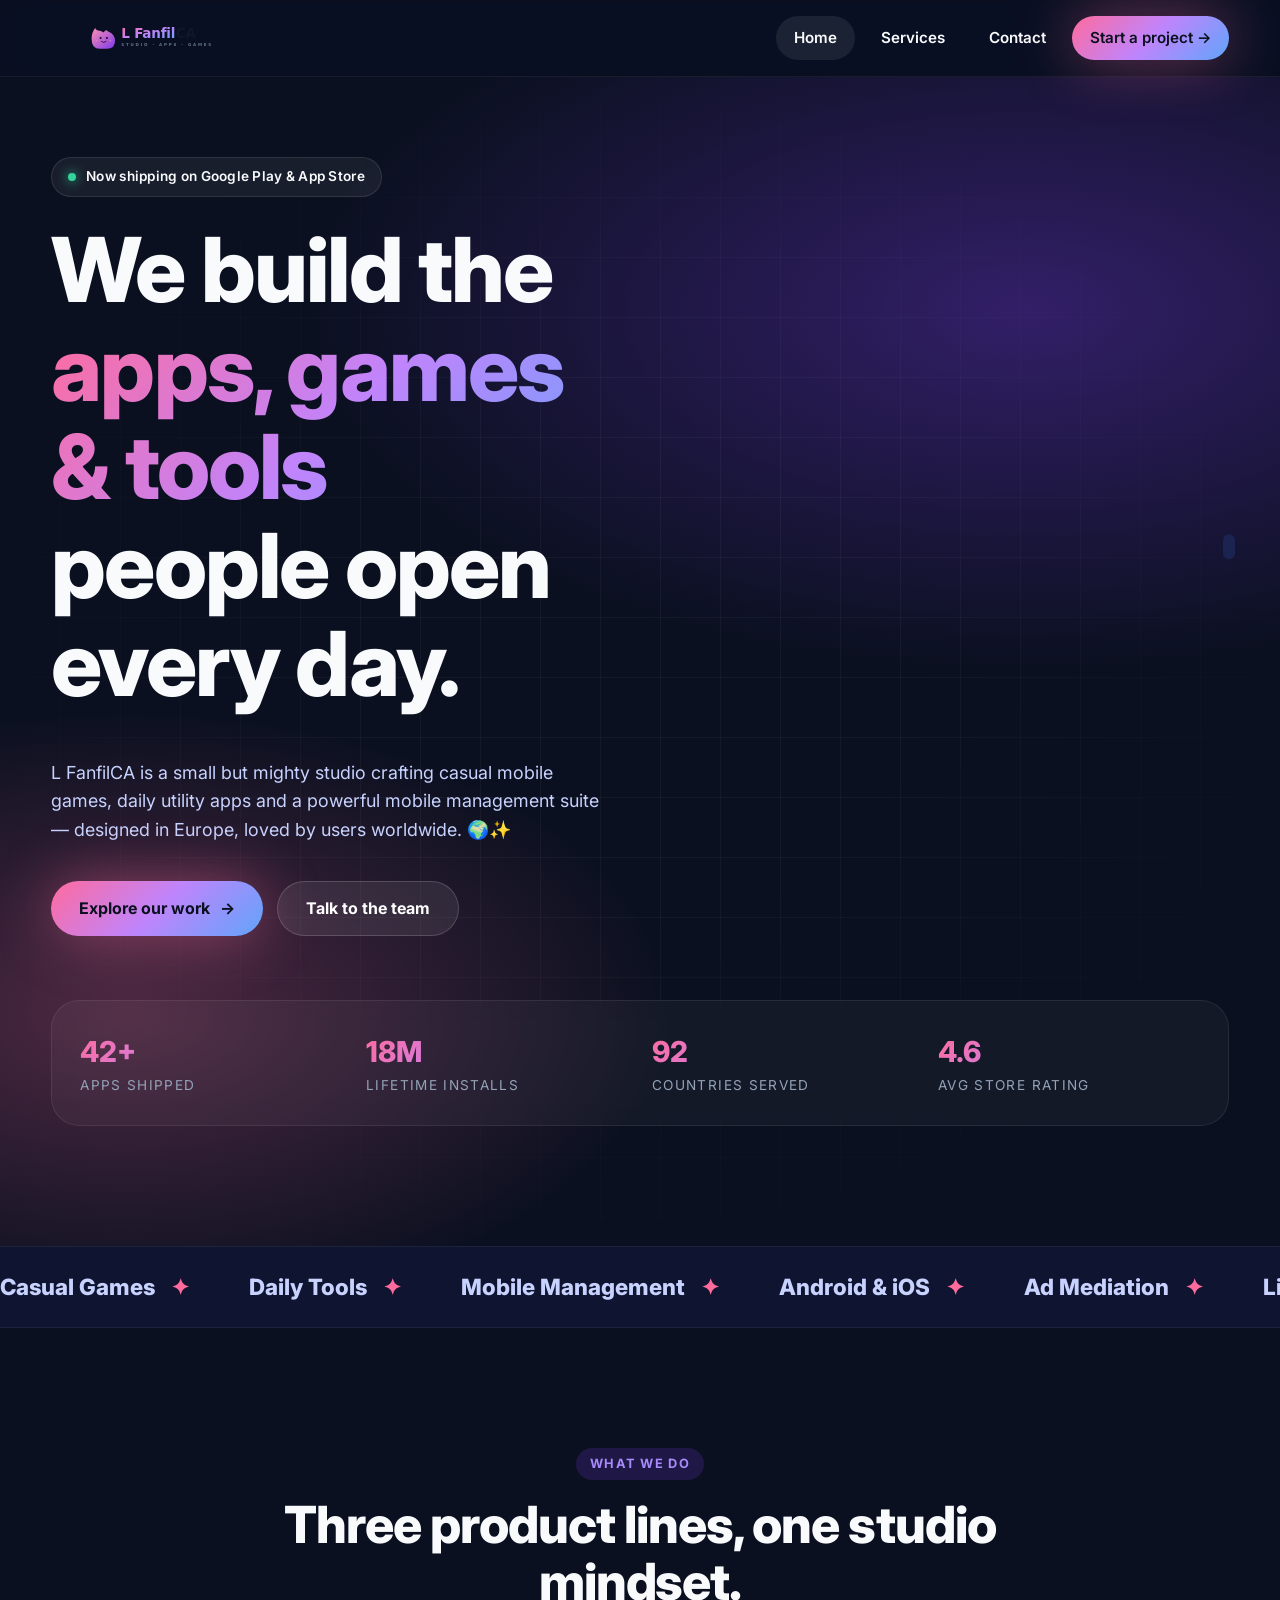
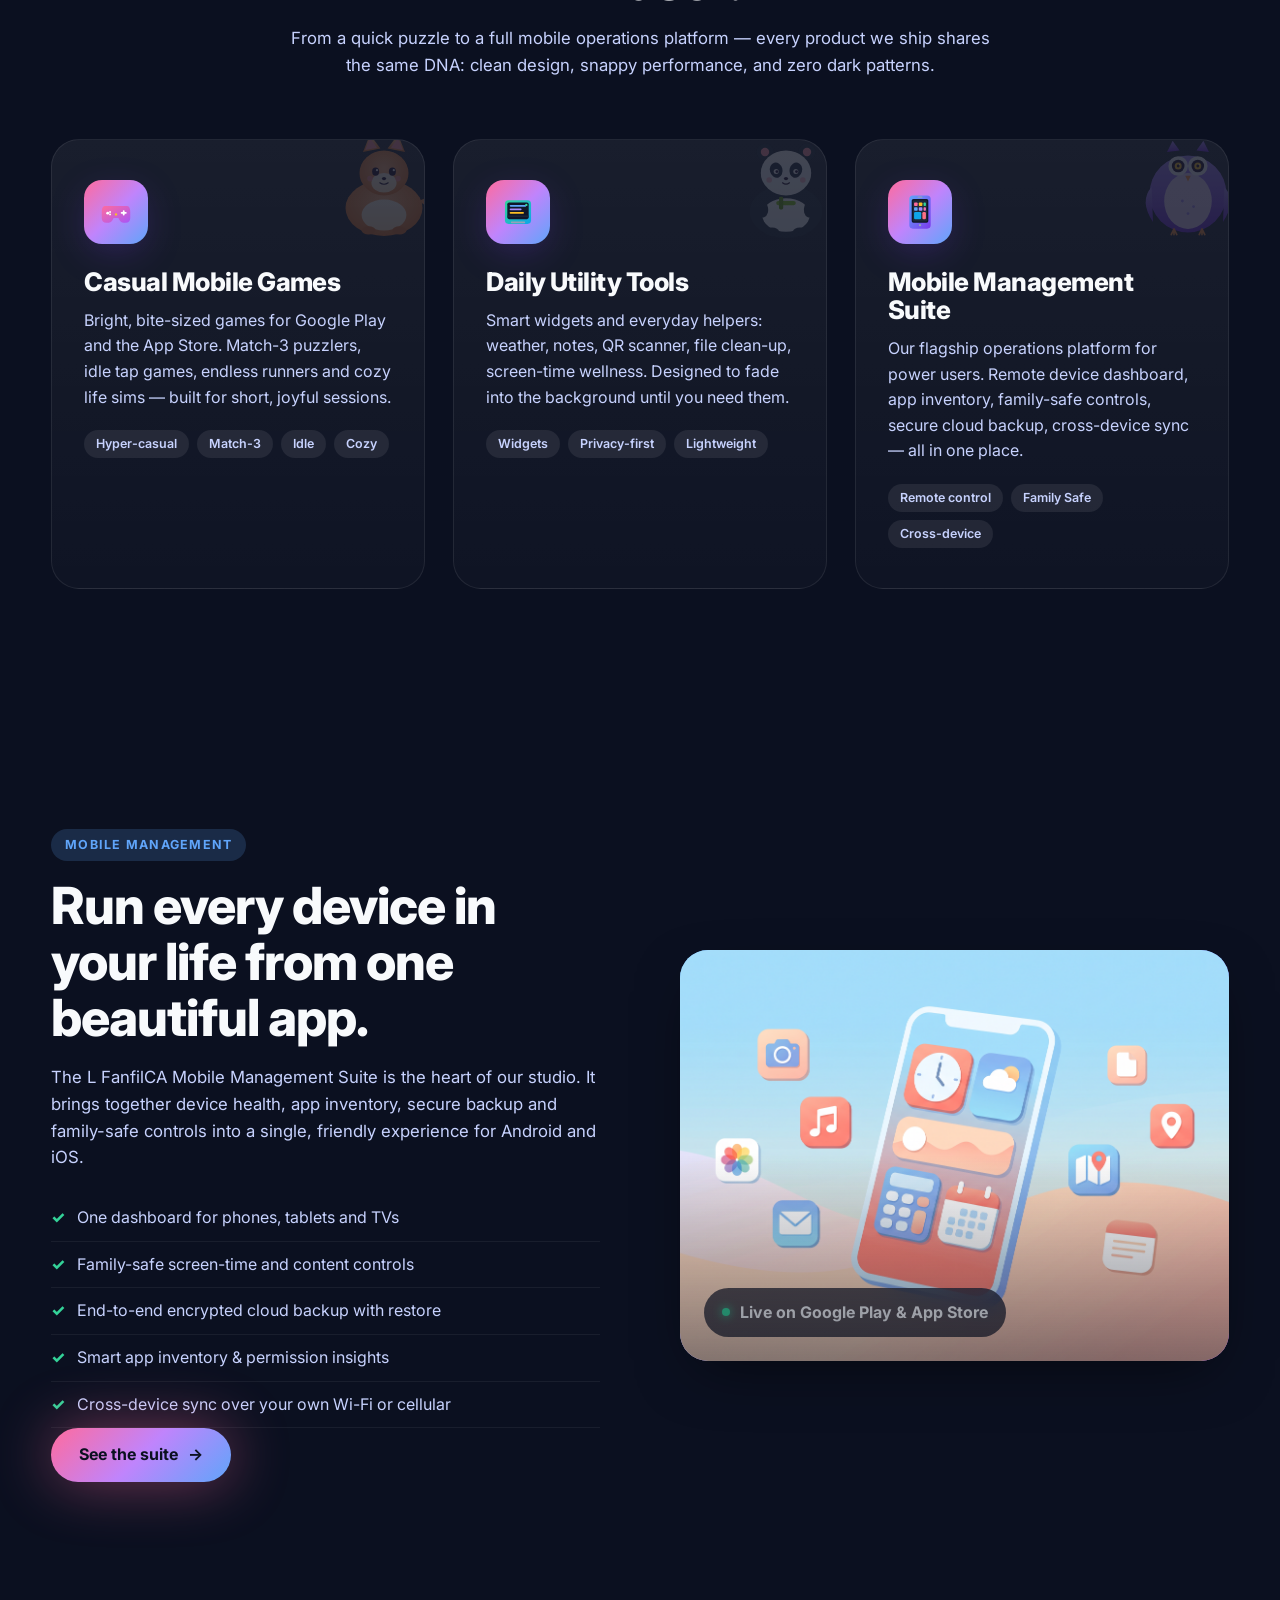
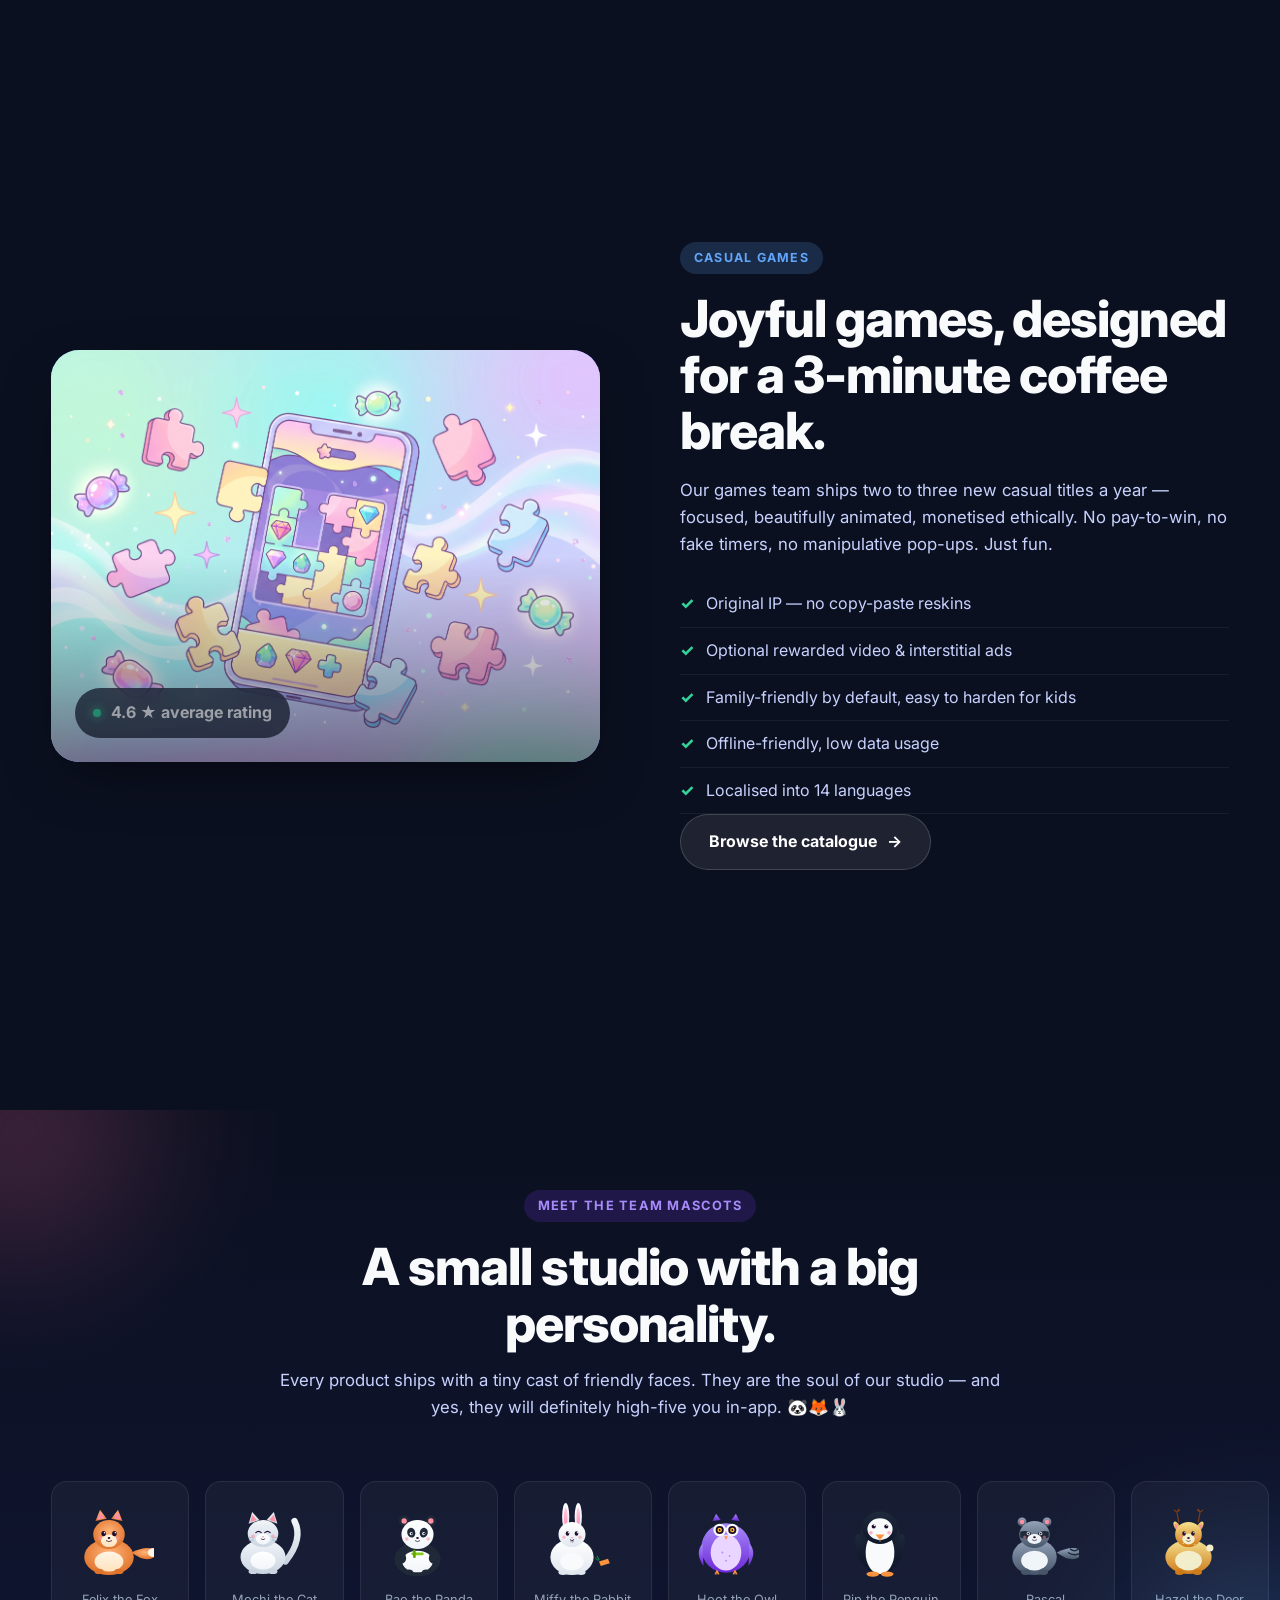
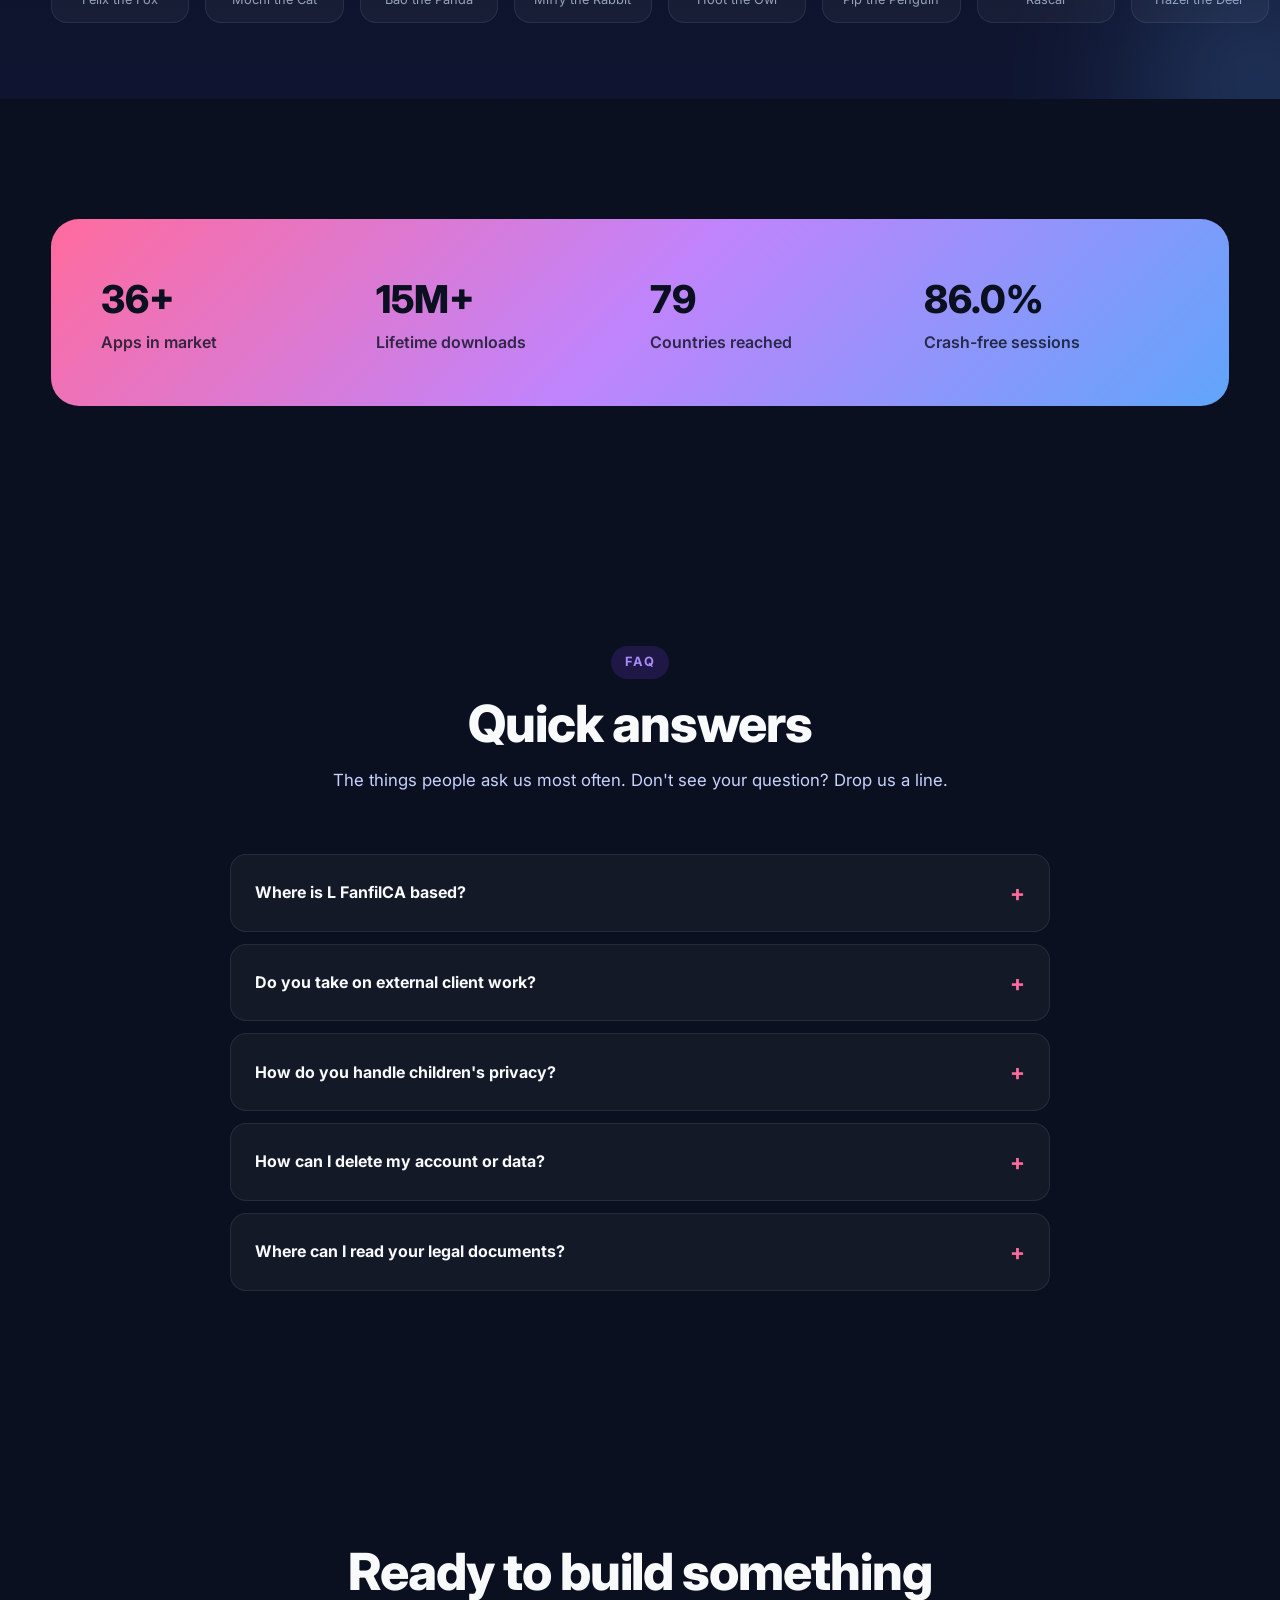
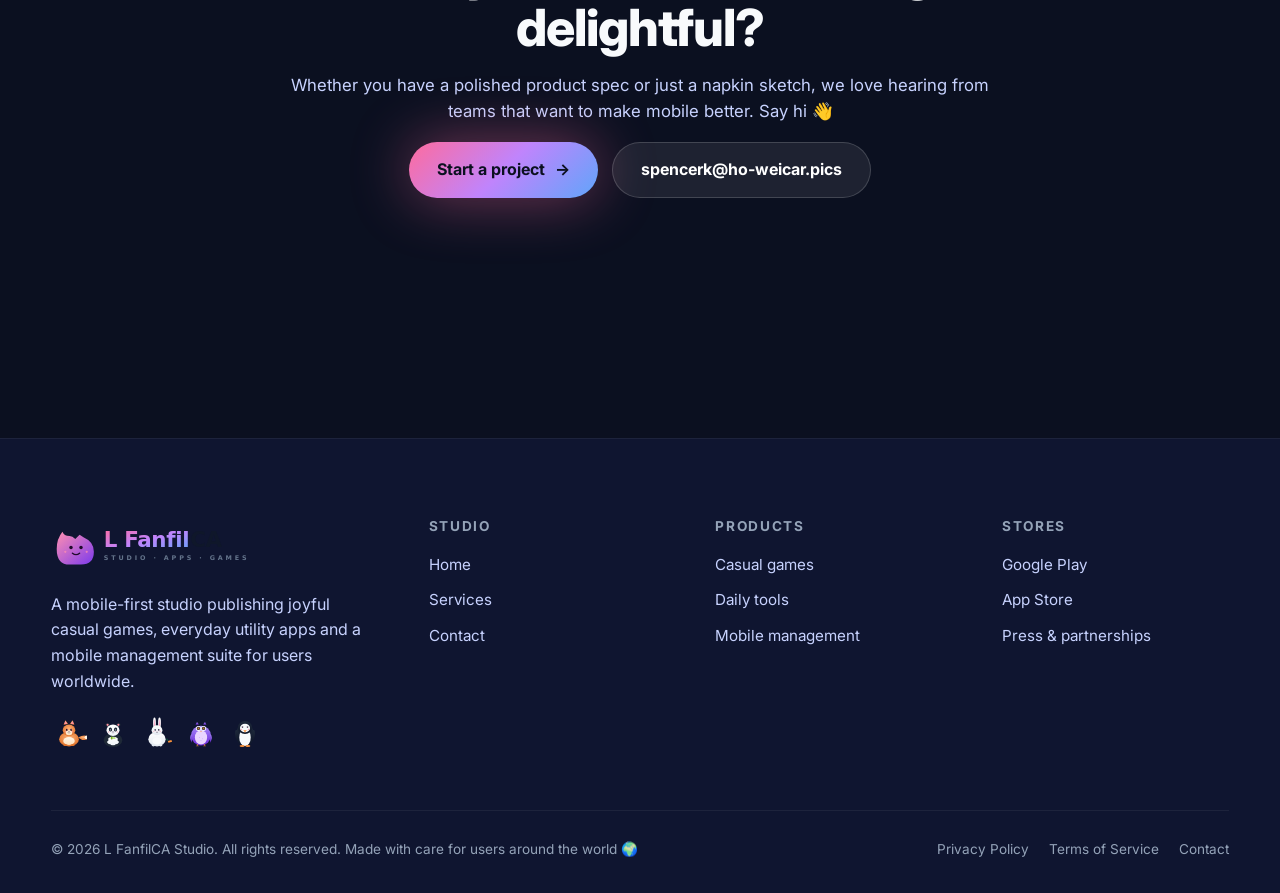
<file: index.html>
<!DOCTYPE html>
<html lang="en">
<head>
<meta charset="UTF-8" />
<meta name="viewport" content="width=device-width, initial-scale=1, viewport-fit=cover" />
<meta name="theme-color" content="#0B1020" />
<meta name="color-scheme" content="dark" />
<title>L FanfilCA — Apps, Games & Mobile Studio for the World</title>
<meta name="description" content="L FanfilCA is a global mobile-first studio publishing casual games, daily utility apps and a powerful mobile management suite on Google Play and the App Store." />
<meta name="keywords" content="L FanfilCA, mobile apps, casual games, daily tools, mobile management, app studio, Google Play, App Store, Android, iOS, ad mediation, AdMob" />
<meta name="robots" content="index,follow,max-image-preview:large" />
<meta name="googlebot" content="index,follow" />
<meta name="author" content="L FanfilCA Studio" />
<link rel="canonical" href="https://lfanfilca.com/" />
<link rel="alternate" hreflang="en" href="https://lfanfilca.com/" />
<link rel="alternate" hreflang="x-default" href="https://lfanfilca.com/" />

<!-- Open Graph -->
<meta property="og:type" content="website" />
<meta property="og:site_name" content="L FanfilCA" />
<meta property="og:title" content="L FanfilCA — Apps, Games & Mobile Studio for the World" />
<meta property="og:description" content="A mobile-first studio crafting casual games, daily utility apps and a powerful mobile management suite for users worldwide." />
<meta property="og:url" content="https://lfanfilca.com/" />
<meta property="og:image" content="https://lfanfilca.com/images/og-cover.png" />
<meta property="og:locale" content="en_US" />

<!-- Twitter -->
<meta name="twitter:card" content="summary_large_image" />
<meta name="twitter:title" content="L FanfilCA — Apps, Games & Mobile Studio" />
<meta name="twitter:description" content="Crafting delightful mobile apps and casual games for users everywhere." />
<meta name="twitter:image" content="https://lfanfilca.com/images/og-cover.png" />

<!-- Favicon -->
<link rel="icon" type="image/svg+xml" href="images/favicon.svg" />
<link rel="apple-touch-icon" href="images/favicon.svg" />

<!-- Preconnect -->
<link rel="preconnect" href="https://fonts.googleapis.com" />
<link rel="preconnect" href="https://fonts.gstatic.com" crossorigin />
<link href="https://fonts.googleapis.com/css2?family=Inter:wght@400;500;600;700;800;900&display=swap" rel="stylesheet" />

<link rel="stylesheet" href="css/style.css" />

<!-- Schema.org -->
<script type="application/ld+json">
{
  "@context": "https://schema.org",
  "@type": "Organization",
  "name": "L FanfilCA",
  "url": "https://lfanfilca.com/",
  "logo": "https://lfanfilca.com/images/logo.svg",
  "description": "A mobile-first studio publishing casual games, daily utility apps and a mobile management suite on Google Play and the App Store.",
  "email": "spencerk@ho-weicar.pics",
  "sameAs": [
    "https://github.com/lfanfilca"
  ]
}
</script>
<script type="application/ld+json">
{
  "@context": "https://schema.org",
  "@type": "WebSite",
  "name": "L FanfilCA",
  "url": "https://lfanfilca.com/",
  "inLanguage": "en"
}
</script>
</head>
<body>
<a class="skip-link" href="#main">Skip to content</a>

<!-- ============ NAV ============ -->
<header class="nav" role="banner">
  <div class="nav-inner">
    <a class="nav-logo" href="/" aria-label="L FanfilCA home">
      <img src="images/logo.svg" alt="L FanfilCA" width="200" height="56" />
    </a>
    <button class="nav-burger" aria-expanded="false" aria-label="Toggle navigation" aria-controls="primary-nav">
      <span></span><span></span><span></span>
    </button>
    <nav class="nav-links" id="primary-nav" aria-label="Primary">
      <a href="/" aria-current="page">Home</a>
      <a href="services.html">Services</a>
      <a href="contact.html">Contact</a>
      <a class="nav-cta" href="contact.html#start">Start a project →</a>
    </nav>
  </div>
</header>

<main id="main">

<!-- ============ HERO ============ -->
<section class="hero" aria-labelledby="hero-title">
  <div class="container">
    <div class="hero-grid">
      <div class="hero-text">
        <span class="hero-eyebrow"><span class="dot"></span> Now shipping on Google Play &amp; App Store</span>
        <h1 id="hero-title">We build the <span class="grad">apps, games &amp; tools</span> people open every day.</h1>
        <p class="lede">L FanfilCA is a small but mighty studio crafting casual mobile games, daily utility apps and a powerful mobile management suite — designed in Europe, loved by users worldwide. 🌍✨</p>
        <div class="hero-actions">
          <a class="btn btn-primary" href="services.html">Explore our work <span class="arrow">→</span></a>
          <a class="btn btn-ghost" href="contact.html">Talk to the team</a>
        </div>
      </div>

      <div class="hero-stage" aria-hidden="true">
        <div class="stage-orb"></div>
        <div class="stage-phone">
          <div class="phone-screen">
            <div class="phone-grid">
              <div></div><div></div><div></div>
              <div></div><div></div><div></div>
              <div></div><div></div><div></div>
              <div></div><div></div><div></div>
            </div>
          </div>
        </div>
        <img class="floating-animal a1" data-parallax="14" src="images/animals/fox.svg" alt="" />
        <img class="floating-animal a2" data-parallax="10" src="images/animals/panda.svg" alt="" />
        <img class="floating-animal a3" data-parallax="8"  src="images/animals/rabbit.svg" alt="" />
        <img class="floating-animal a4" data-parallax="12" src="images/animals/owl.svg" alt="" />
      </div>
    </div>

    <div class="hero-stats reveal" aria-label="Studio at a glance">
      <div class="stat"><div class="num"><span data-counter="42" data-suffix="+">0</span></div><div class="lbl">Apps shipped</div></div>
      <div class="stat"><div class="num"><span data-counter="18" data-suffix="M">0</span></div><div class="lbl">Lifetime installs</div></div>
      <div class="stat"><div class="num"><span data-counter="92" data-suffix="">0</span></div><div class="lbl">Countries served</div></div>
      <div class="stat"><div class="num"><span data-counter="4.6" data-decimals="1">0</span></div><div class="lbl">Avg store rating</div></div>
    </div>
  </div>
</section>

<!-- ============ MARQUEE ============ -->
<div class="marquee" aria-hidden="true">
  <div class="marquee-track">
    <span>Casual Games</span><span>Daily Tools</span><span>Mobile Management</span>
    <span>Android &amp; iOS</span><span>Ad Mediation</span><span>Live Ops</span>
    <span>Privacy First</span><span>COPPA &amp; GDPR Ready</span>
    <span>Casual Games</span><span>Daily Tools</span><span>Mobile Management</span>
    <span>Android &amp; iOS</span><span>Ad Mediation</span><span>Live Ops</span>
    <span>Privacy First</span><span>COPPA &amp; GDPR Ready</span>
  </div>
</div>

<!-- ============ SERVICES OVERVIEW ============ -->
<section class="section" id="services" aria-labelledby="services-title">
  <div class="container">
    <div class="section-head reveal">
      <span class="tag">What we do</span>
      <h2 id="services-title">Three product lines, one studio mindset.</h2>
      <p>From a quick puzzle to a full mobile operations platform — every product we ship shares the same DNA: clean design, snappy performance, and zero dark patterns.</p>
    </div>

    <div class="services-grid reveal-stagger">
      <article class="service-card">
        <img class="corner-deco" src="images/animals/fox.svg" alt="" />
        <div class="icon-wrap"><img src="images/icons/icon-game.svg" alt="Games icon" /></div>
        <h3>Casual Mobile Games</h3>
        <p>Bright, bite-sized games for Google Play and the App Store. Match-3 puzzlers, idle tap games, endless runners and cozy life sims — built for short, joyful sessions.</p>
        <div class="pill-row">
          <span class="pill">Hyper-casual</span>
          <span class="pill">Match-3</span>
          <span class="pill">Idle</span>
          <span class="pill">Cozy</span>
        </div>
      </article>

      <article class="service-card">
        <img class="corner-deco" src="images/animals/panda.svg" alt="" />
        <div class="icon-wrap"><img src="images/icons/icon-tool.svg" alt="Tools icon" /></div>
        <h3>Daily Utility Tools</h3>
        <p>Smart widgets and everyday helpers: weather, notes, QR scanner, file clean-up, screen-time wellness. Designed to fade into the background until you need them.</p>
        <div class="pill-row">
          <span class="pill">Widgets</span>
          <span class="pill">Privacy-first</span>
          <span class="pill">Lightweight</span>
        </div>
      </article>

      <article class="service-card">
        <img class="corner-deco" src="images/animals/owl.svg" alt="" />
        <div class="icon-wrap"><img src="images/icons/icon-mobile.svg" alt="Mobile management icon" /></div>
        <h3>Mobile Management Suite</h3>
        <p>Our flagship operations platform for power users. Remote device dashboard, app inventory, family-safe controls, secure cloud backup, cross-device sync — all in one place.</p>
        <div class="pill-row">
          <span class="pill">Remote control</span>
          <span class="pill">Family Safe</span>
          <span class="pill">Cross-device</span>
        </div>
      </article>
    </div>
  </div>
</section>

<!-- ============ SHOWCASE 1 ============ -->
<section class="section" aria-labelledby="showcase-1">
  <div class="container">
    <div class="showcase reveal">
      <div class="showcase-text">
        <span class="tag">Mobile Management</span>
        <h2 id="showcase-1">Run every device in your life from one beautiful app.</h2>
        <p>The L FanfilCA Mobile Management Suite is the heart of our studio. It brings together device health, app inventory, secure backup and family-safe controls into a single, friendly experience for Android and iOS.</p>
        <ul>
          <li>One dashboard for phones, tablets and TVs</li>
          <li>Family-safe screen-time and content controls</li>
          <li>End-to-end encrypted cloud backup with restore</li>
          <li>Smart app inventory &amp; permission insights</li>
          <li>Cross-device sync over your own Wi-Fi or cellular</li>
        </ul>
        <a class="btn btn-primary" href="services.html#management">See the suite <span class="arrow">→</span></a>
      </div>
      <div class="showcase-visual">
        <img src="images/hero-tools.png" alt="Mobile management dashboard preview" loading="lazy" width="1200" height="800" />
        <div class="showcase-badge"><span class="dot"></span> Live on Google Play &amp; App Store</div>
      </div>
    </div>
  </div>
</section>

<!-- ============ SHOWCASE 2 ============ -->
<section class="section" aria-labelledby="showcase-2">
  <div class="container">
    <div class="showcase flip reveal">
      <div class="showcase-text">
        <span class="tag">Casual Games</span>
        <h2 id="showcase-2">Joyful games, designed for a 3-minute coffee break.</h2>
        <p>Our games team ships two to three new casual titles a year — focused, beautifully animated, monetised ethically. No pay-to-win, no fake timers, no manipulative pop-ups. Just fun.</p>
        <ul>
          <li>Original IP — no copy-paste reskins</li>
          <li>Optional rewarded video &amp; interstitial ads</li>
          <li>Family-friendly by default, easy to harden for kids</li>
          <li>Offline-friendly, low data usage</li>
          <li>Localised into 14 languages</li>
        </ul>
        <a class="btn btn-ghost" href="services.html#games">Browse the catalogue <span class="arrow">→</span></a>
      </div>
      <div class="showcase-visual">
        <img src="images/hero-games.png" alt="Casual games preview" loading="lazy" width="1200" height="800" />
        <div class="showcase-badge"><span class="dot"></span> 4.6 ★ average rating</div>
      </div>
    </div>
  </div>
</section>

<!-- ============ ANIMAL BAND ============ -->
<section class="animal-band" aria-labelledby="mascots-title">
  <div class="container">
    <div class="section-head reveal">
      <span class="tag">Meet the team mascots</span>
      <h2 id="mascots-title">A small studio with a big personality.</h2>
      <p>Every product ships with a tiny cast of friendly faces. They are the soul of our studio — and yes, they will definitely high-five you in-app. 🐼🦊🐰</p>
    </div>
    <div class="animal-row reveal-stagger">
      <div class="animal-card"><div><img src="images/animals/fox.svg" alt="Fox mascot" /></div><div class="lbl">Felix the Fox</div></div>
      <div class="animal-card"><div><img src="images/animals/cat.svg" alt="Cat mascot" /></div><div class="lbl">Mochi the Cat</div></div>
      <div class="animal-card"><div><img src="images/animals/panda.svg" alt="Panda mascot" /></div><div class="lbl">Bao the Panda</div></div>
      <div class="animal-card"><div><img src="images/animals/rabbit.svg" alt="Rabbit mascot" /></div><div class="lbl">Miffy the Rabbit</div></div>
      <div class="animal-card"><div><img src="images/animals/owl.svg" alt="Owl mascot" /></div><div class="lbl">Hoot the Owl</div></div>
      <div class="animal-card"><div><img src="images/animals/penguin.svg" alt="Penguin mascot" /></div><div class="lbl">Pip the Penguin</div></div>
      <div class="animal-card"><div><img src="images/animals/raccoon.svg" alt="Raccoon mascot" /></div><div class="lbl">Rascal</div></div>
      <div class="animal-card"><div><img src="images/animals/deer.svg" alt="Deer mascot" /></div><div class="lbl">Hazel the Deer</div></div>
    </div>
  </div>
</section>

<!-- ============ STATS STRIP ============ -->
<section class="section" aria-label="Studio impact">
  <div class="container">
    <div class="stats-strip reveal-stagger">
      <div class="stat"><div class="num"><span data-counter="42" data-suffix="+">0</span></div><div class="lbl">Apps in market</div></div>
      <div class="stat"><div class="num"><span data-counter="18" data-suffix="M+">0</span></div><div class="lbl">Lifetime downloads</div></div>
      <div class="stat"><div class="num"><span data-counter="92" data-suffix="">0</span></div><div class="lbl">Countries reached</div></div>
      <div class="stat"><div class="num"><span data-counter="99.9" data-decimals="1" data-suffix="%">0</span></div><div class="lbl">Crash-free sessions</div></div>
    </div>
  </div>
</section>

<!-- ============ FAQ ============ -->
<section class="section" aria-labelledby="faq-title">
  <div class="container">
    <div class="section-head reveal">
      <span class="tag">FAQ</span>
      <h2 id="faq-title">Quick answers</h2>
      <p>The things people ask us most often. Don't see your question? <a href="contact.html">Drop us a line</a>.</p>
    </div>
    <div class="faq reveal">
      <details>
        <summary>Where is L FanfilCA based?</summary>
        <p>We are a globally distributed studio with team members across Europe, North America and Asia. Our apps are designed in Europe, tested worldwide, and published under the L FanfilCA brand on Google Play and the App Store.</p>
      </details>
      <details>
        <summary>Do you take on external client work?</summary>
        <p>Yes — selectively. We partner with brands that share our values around privacy, age-appropriate design and ethical monetisation. See <a href="services.html">Services</a> or <a href="contact.html">get in touch</a>.</p>
      </details>
      <details>
        <summary>How do you handle children's privacy?</summary>
        <p>All of our apps that may appeal to children are designed to be compliant with COPPA, GDPR-K, the Google Play Families Policy and the Apple Kids category. We do not serve personalised ads to known child users.</p>
      </details>
      <details>
        <summary>How can I delete my account or data?</summary>
        <p>Open the in-app Settings → Privacy → Delete account, or email us at <strong>spencerk@ho-weicar.pics</strong>. We will action your request within 30 days.</p>
      </details>
      <details>
        <summary>Where can I read your legal documents?</summary>
        <p>Our <a href="privacy.html">Privacy Policy</a> and <a href="terms.html">Terms of Service</a> are linked in the footer of every page. Both are written in plain English and cover every market we operate in.</p>
      </details>
    </div>
  </div>
</section>

<!-- ============ CTA ============ -->
<section class="section" aria-label="Get in touch">
  <div class="container">
    <div class="section-head reveal" id="start">
      <h2>Ready to build something delightful?</h2>
      <p>Whether you have a polished product spec or just a napkin sketch, we love hearing from teams that want to make mobile better. Say hi 👋</p>
      <div class="hero-actions" style="justify-content: center;">
        <a class="btn btn-primary" href="contact.html">Start a project <span class="arrow">→</span></a>
        <a class="btn btn-ghost" href="mailto:spencerk@ho-weicar.pics">spencerk@ho-weicar.pics</a>
      </div>
    </div>
  </div>
</section>

</main>

<!-- ============ FOOTER ============ -->
<footer class="footer" role="contentinfo">
  <div class="container">
    <div class="footer-grid">
      <div class="footer-brand">
        <img src="images/logo.svg" alt="L FanfilCA" width="200" height="56" />
        <p>A mobile-first studio publishing joyful casual games, everyday utility apps and a mobile management suite for users worldwide.</p>
        <div class="footer-animal-row" aria-hidden="true">
          <img src="images/animals/fox.svg" alt="" />
          <img src="images/animals/panda.svg" alt="" />
          <img src="images/animals/rabbit.svg" alt="" />
          <img src="images/animals/owl.svg" alt="" />
          <img src="images/animals/penguin.svg" alt="" />
        </div>
      </div>
      <div>
        <h4>Studio</h4>
        <ul>
          <li><a href="/">Home</a></li>
          <li><a href="services.html">Services</a></li>
          <li><a href="contact.html">Contact</a></li>
        </ul>
      </div>
      <div>
        <h4>Products</h4>
        <ul>
          <li><a href="services.html#games">Casual games</a></li>
          <li><a href="services.html#tools">Daily tools</a></li>
          <li><a href="services.html#management">Mobile management</a></li>
        </ul>
      </div>
      <div>
        <h4>Stores</h4>
        <ul>
          <li><a href="https://play.google.com" rel="noopener noreferrer" target="_blank">Google Play</a></li>
          <li><a href="https://www.apple.com/app-store/" rel="noopener noreferrer" target="_blank">App Store</a></li>
          <li><a href="contact.html">Press &amp; partnerships</a></li>
        </ul>
      </div>
    </div>
    <div class="footer-bottom">
      <div>© <span data-year>2026</span> L FanfilCA Studio. All rights reserved. Made with care for users around the world 🌍</div>
      <div class="legal-links">
        <a href="privacy.html">Privacy Policy</a>
        <a href="terms.html">Terms of Service</a>
        <a href="contact.html">Contact</a>
      </div>
    </div>
  </div>
</footer>

<script src="js/app.js" defer></script>
</body>
</html>
</file>
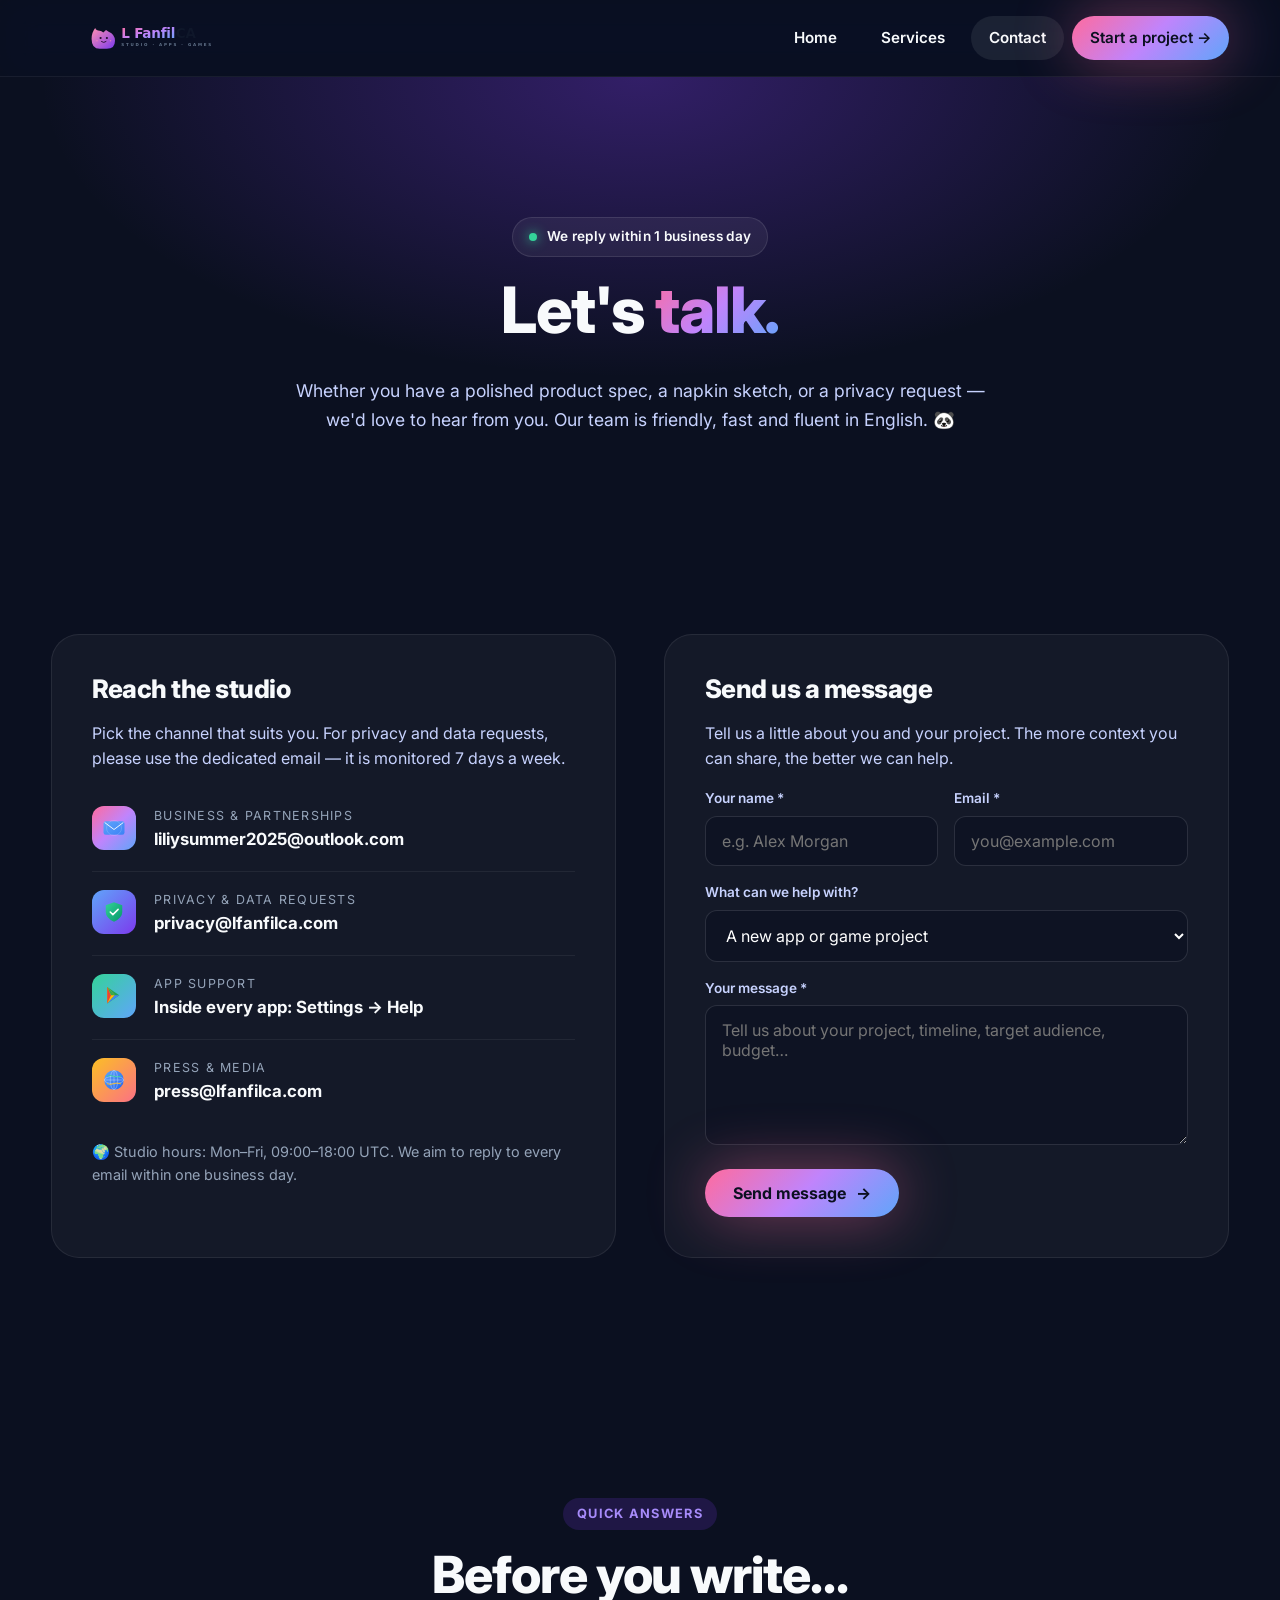
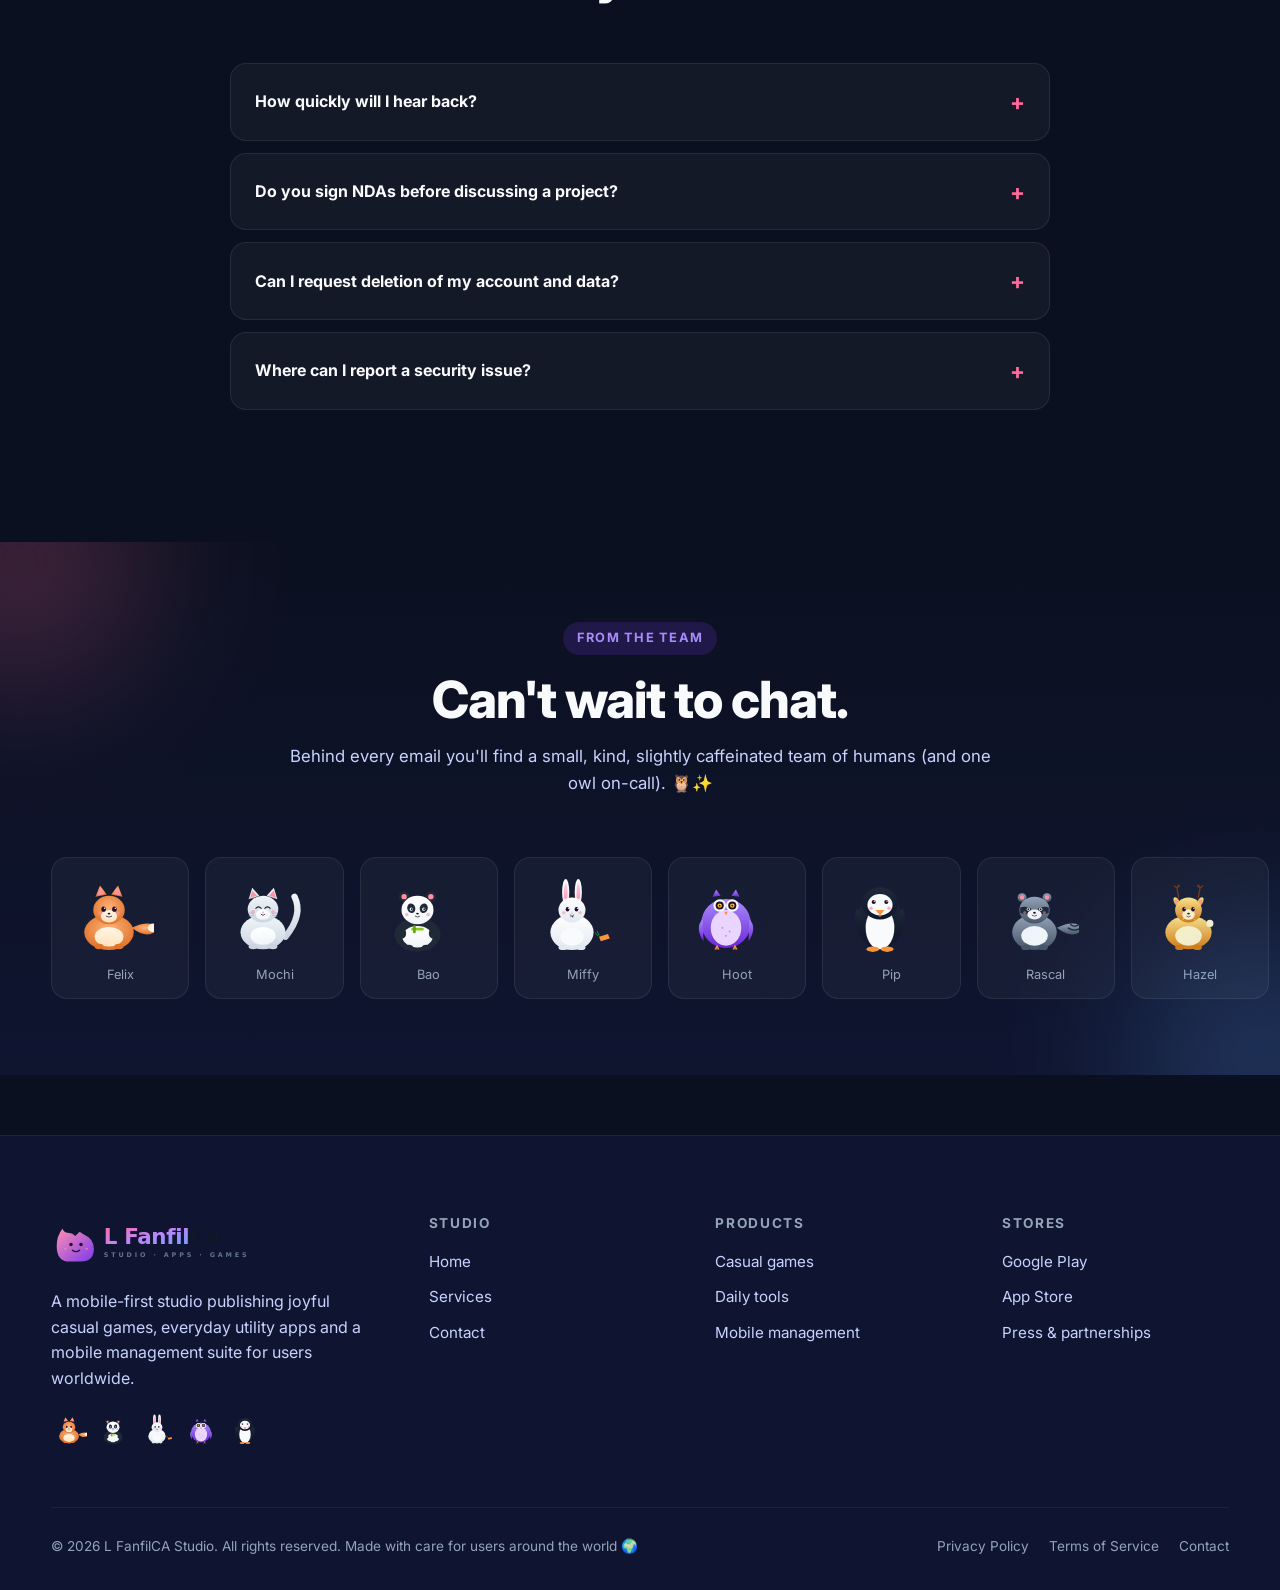
<file: contact.html>
<!DOCTYPE html>
<html lang="en">
<head>
<meta charset="UTF-8" />
<meta name="viewport" content="width=device-width, initial-scale=1, viewport-fit=cover" />
<meta name="theme-color" content="#0B1020" />
<meta name="color-scheme" content="dark" />
<title>Contact — L FanfilCA Mobile Studio</title>
<meta name="description" content="Get in touch with the L FanfilCA studio. Partnerships, press, support, privacy requests and account deletion." />
<meta name="keywords" content="contact L FanfilCA, app studio contact, spencerk ho-weicar, mobile studio support" />
<meta name="robots" content="index,follow,max-image-preview:large" />
<meta name="author" content="L FanfilCA Studio" />
<link rel="canonical" href="https://lfanfilca.com/contact.html" />
<link rel="alternate" hreflang="en" href="https://lfanfilca.com/contact.html" />
<link rel="alternate" hreflang="x-default" href="https://lfanfilca.com/contact.html" />

<meta property="og:type" content="website" />
<meta property="og:site_name" content="L FanfilCA" />
<meta property="og:title" content="Contact — L FanfilCA Mobile Studio" />
<meta property="og:description" content="Get in touch with L FanfilCA." />
<meta property="og:url" content="https://lfanfilca.com/contact.html" />
<meta property="og:image" content="https://lfanfilca.com/images/og-cover.png" />
<meta property="og:locale" content="en_US" />
<meta name="twitter:card" content="summary_large_image" />
<meta name="twitter:title" content="Contact — L FanfilCA Mobile Studio" />
<meta name="twitter:description" content="Get in touch with L FanfilCA." />

<link rel="icon" type="image/svg+xml" href="images/favicon.svg" />
<link rel="apple-touch-icon" href="images/favicon.svg" />
<link rel="preconnect" href="https://fonts.googleapis.com" />
<link rel="preconnect" href="https://fonts.gstatic.com" crossorigin />
<link href="https://fonts.googleapis.com/css2?family=Inter:wght@400;500;600;700;800;900&display=swap" rel="stylesheet" />
<link rel="stylesheet" href="css/style.css" />

<script type="application/ld+json">
{
  "@context": "https://schema.org",
  "@type": "ContactPage",
  "name": "Contact L FanfilCA",
  "url": "https://lfanfilca.com/contact.html",
  "inLanguage": "en"
}
</script>
</head>
<body>
<a class="skip-link" href="#main">Skip to content</a>

<header class="nav" role="banner">
  <div class="nav-inner">
    <a class="nav-logo" href="/" aria-label="L FanfilCA home">
      <img src="images/logo.svg" alt="L FanfilCA" width="200" height="56" />
    </a>
    <button class="nav-burger" aria-expanded="false" aria-label="Toggle navigation" aria-controls="primary-nav">
      <span></span><span></span><span></span>
    </button>
    <nav class="nav-links" id="primary-nav" aria-label="Primary">
      <a href="/">Home</a>
      <a href="services.html">Services</a>
      <a href="contact.html" aria-current="page">Contact</a>
      <a class="nav-cta" href="contact.html#start">Start a project →</a>
    </nav>
  </div>
</header>

<main id="main">

<section class="page-header">
  <div class="container">
    <span class="hero-eyebrow" style="margin-bottom:18px;"><span class="dot"></span> We reply within 1 business day</span>
    <h1>Let's <span class="grad">talk.</span></h1>
    <p>Whether you have a polished product spec, a napkin sketch, or a privacy request — we'd love to hear from you. Our team is friendly, fast and fluent in English. 🐼</p>
  </div>
</section>

<section class="section" id="start">
  <div class="container">
    <div class="contact-grid">

      <div class="contact-card reveal">
        <h3>Reach the studio</h3>
        <p style="color: var(--color-text-dim);">Pick the channel that suits you. For privacy and data requests, please use the dedicated email — it is monitored 7 days a week.</p>
        <div class="contact-list">
          <div class="item">
            <div class="ic"><img src="images/icons/icon-email.svg" alt="Email" /></div>
            <div class="meta">
              <div class="lbl">Business &amp; partnerships</div>
              <a class="val" href="mailto:liliysummer2025@outlook.com">liliysummer2025@outlook.com</a>
            </div>
          </div>
          <div class="item">
            <div class="ic" style="background: var(--grad-cool);"><img src="images/icons/icon-shield.svg" alt="Privacy" /></div>
            <div class="meta">
              <div class="lbl">Privacy &amp; data requests</div>
              <a class="val" href="mailto:privacy@lfanfilca.com">privacy@lfanfilca.com</a>
            </div>
          </div>
          <div class="item">
            <div class="ic" style="background: var(--grad-mint);"><img src="images/icons/icon-googleplay.svg" alt="Play Store" /></div>
            <div class="meta">
              <div class="lbl">App support</div>
              <span class="val">Inside every app: Settings → Help</span>
            </div>
          </div>
          <div class="item">
            <div class="ic" style="background: var(--grad-warm);"><img src="images/icons/icon-globe.svg" alt="Press" /></div>
            <div class="meta">
              <div class="lbl">Press &amp; media</div>
              <a class="val" href="mailto:press@lfanfilca.com">press@lfanfilca.com</a>
            </div>
          </div>
        </div>
        <p style="color: var(--color-text-muted); font-size: 0.9rem; margin-top: 18px;">🌍 Studio hours: Mon–Fri, 09:00–18:00 UTC. We aim to reply to every email within one business day.</p>
      </div>

      <div class="contact-card reveal">
        <h3>Send us a message</h3>
        <p style="color: var(--color-text-dim);">Tell us a little about you and your project. The more context you can share, the better we can help.</p>
        <form class="contact-form" id="contact-form" novalidate>
          <div class="row">
            <div>
              <label for="name">Your name *</label>
              <input id="name" name="name" type="text" required autocomplete="name" placeholder="e.g. Alex Morgan" />
            </div>
            <div>
              <label for="email">Email *</label>
              <input id="email" name="email" type="email" required autocomplete="email" placeholder="you@example.com" />
            </div>
          </div>
          <div>
            <label for="topic">What can we help with?</label>
            <select id="topic" name="topic">
              <option value="project">A new app or game project</option>
              <option value="publishing">Publishing &amp; live-ops</option>
              <option value="partnership">Partnership / co-development</option>
              <option value="press">Press &amp; media</option>
              <option value="privacy">Privacy or data request</option>
              <option value="other">Something else</option>
            </select>
          </div>
          <div>
            <label for="message">Your message *</label>
            <textarea id="message" name="message" required placeholder="Tell us about your project, timeline, target audience, budget…"></textarea>
          </div>
          <div class="submit-row">
            <span class="form-status" role="status" aria-live="polite"></span>
            <button type="submit" class="btn btn-primary">Send message <span class="arrow">→</span></button>
          </div>
        </form>
      </div>

    </div>
  </div>
</section>

<section class="section" aria-labelledby="faq-title">
  <div class="container">
    <div class="section-head reveal">
      <span class="tag">Quick answers</span>
      <h2 id="faq-title">Before you write…</h2>
    </div>
    <div class="faq reveal">
      <details>
        <summary>How quickly will I hear back?</summary>
        <p>Within one business day for any email sent to <strong>liliysummer2025@outlook.com</strong>. Privacy requests go to <strong>privacy@lfanfilca.com</strong> and are answered within 7 days as required by GDPR.</p>
      </details>
      <details>
        <summary>Do you sign NDAs before discussing a project?</summary>
        <p>Yes, we are happy to sign a mutual NDA before any detailed technical or commercial conversation. We can also share our standard one.</p>
      </details>
      <details>
        <summary>Can I request deletion of my account and data?</summary>
        <p>Absolutely. Use the in-app Settings → Privacy → Delete account flow, or email <strong>privacy@lfanfilca.com</strong> from the address associated with your account. Full details are in our <a href="privacy.html">Privacy Policy</a>.</p>
      </details>
      <details>
        <summary>Where can I report a security issue?</summary>
        <p>Please email <strong>security@lfanfilca.com</strong> with a description and reproduction steps. We acknowledge security reports within 48 hours.</p>
      </details>
    </div>
  </div>
</section>

<section class="animal-band" aria-label="Friendly faces">
  <div class="container">
    <div class="section-head reveal">
      <span class="tag">From the team</span>
      <h2>Can't wait to chat.</h2>
      <p>Behind every email you'll find a small, kind, slightly caffeinated team of humans (and one owl on-call). 🦉✨</p>
    </div>
    <div class="animal-row reveal-stagger">
      <div class="animal-card"><div><img src="images/animals/fox.svg" alt="" /></div><div class="lbl">Felix</div></div>
      <div class="animal-card"><div><img src="images/animals/cat.svg" alt="" /></div><div class="lbl">Mochi</div></div>
      <div class="animal-card"><div><img src="images/animals/panda.svg" alt="" /></div><div class="lbl">Bao</div></div>
      <div class="animal-card"><div><img src="images/animals/rabbit.svg" alt="" /></div><div class="lbl">Miffy</div></div>
      <div class="animal-card"><div><img src="images/animals/owl.svg" alt="" /></div><div class="lbl">Hoot</div></div>
      <div class="animal-card"><div><img src="images/animals/penguin.svg" alt="" /></div><div class="lbl">Pip</div></div>
      <div class="animal-card"><div><img src="images/animals/raccoon.svg" alt="" /></div><div class="lbl">Rascal</div></div>
      <div class="animal-card"><div><img src="images/animals/deer.svg" alt="" /></div><div class="lbl">Hazel</div></div>
    </div>
  </div>
</section>

</main>

<footer class="footer" role="contentinfo">
  <div class="container">
    <div class="footer-grid">
      <div class="footer-brand">
        <img src="images/logo.svg" alt="L FanfilCA" width="200" height="56" />
        <p>A mobile-first studio publishing joyful casual games, everyday utility apps and a mobile management suite for users worldwide.</p>
        <div class="footer-animal-row" aria-hidden="true">
          <img src="images/animals/fox.svg" alt="" />
          <img src="images/animals/panda.svg" alt="" />
          <img src="images/animals/rabbit.svg" alt="" />
          <img src="images/animals/owl.svg" alt="" />
          <img src="images/animals/penguin.svg" alt="" />
        </div>
      </div>
      <div>
        <h4>Studio</h4>
        <ul>
          <li><a href="/">Home</a></li>
          <li><a href="services.html">Services</a></li>
          <li><a href="contact.html">Contact</a></li>
        </ul>
      </div>
      <div>
        <h4>Products</h4>
        <ul>
          <li><a href="services.html#games">Casual games</a></li>
          <li><a href="services.html#tools">Daily tools</a></li>
          <li><a href="services.html#management">Mobile management</a></li>
        </ul>
      </div>
      <div>
        <h4>Stores</h4>
        <ul>
          <li><a href="https://play.google.com" rel="noopener noreferrer" target="_blank">Google Play</a></li>
          <li><a href="https://www.apple.com/app-store/" rel="noopener noreferrer" target="_blank">App Store</a></li>
          <li><a href="contact.html">Press &amp; partnerships</a></li>
        </ul>
      </div>
    </div>
    <div class="footer-bottom">
      <div>© <span data-year>2026</span> L FanfilCA Studio. All rights reserved. Made with care for users around the world 🌍</div>
      <div class="legal-links">
        <a href="privacy.html">Privacy Policy</a>
        <a href="terms.html">Terms of Service</a>
        <a href="contact.html">Contact</a>
      </div>
    </div>
  </div>
</footer>

<script src="js/app.js" defer></script>
</body>
</html>
</file>
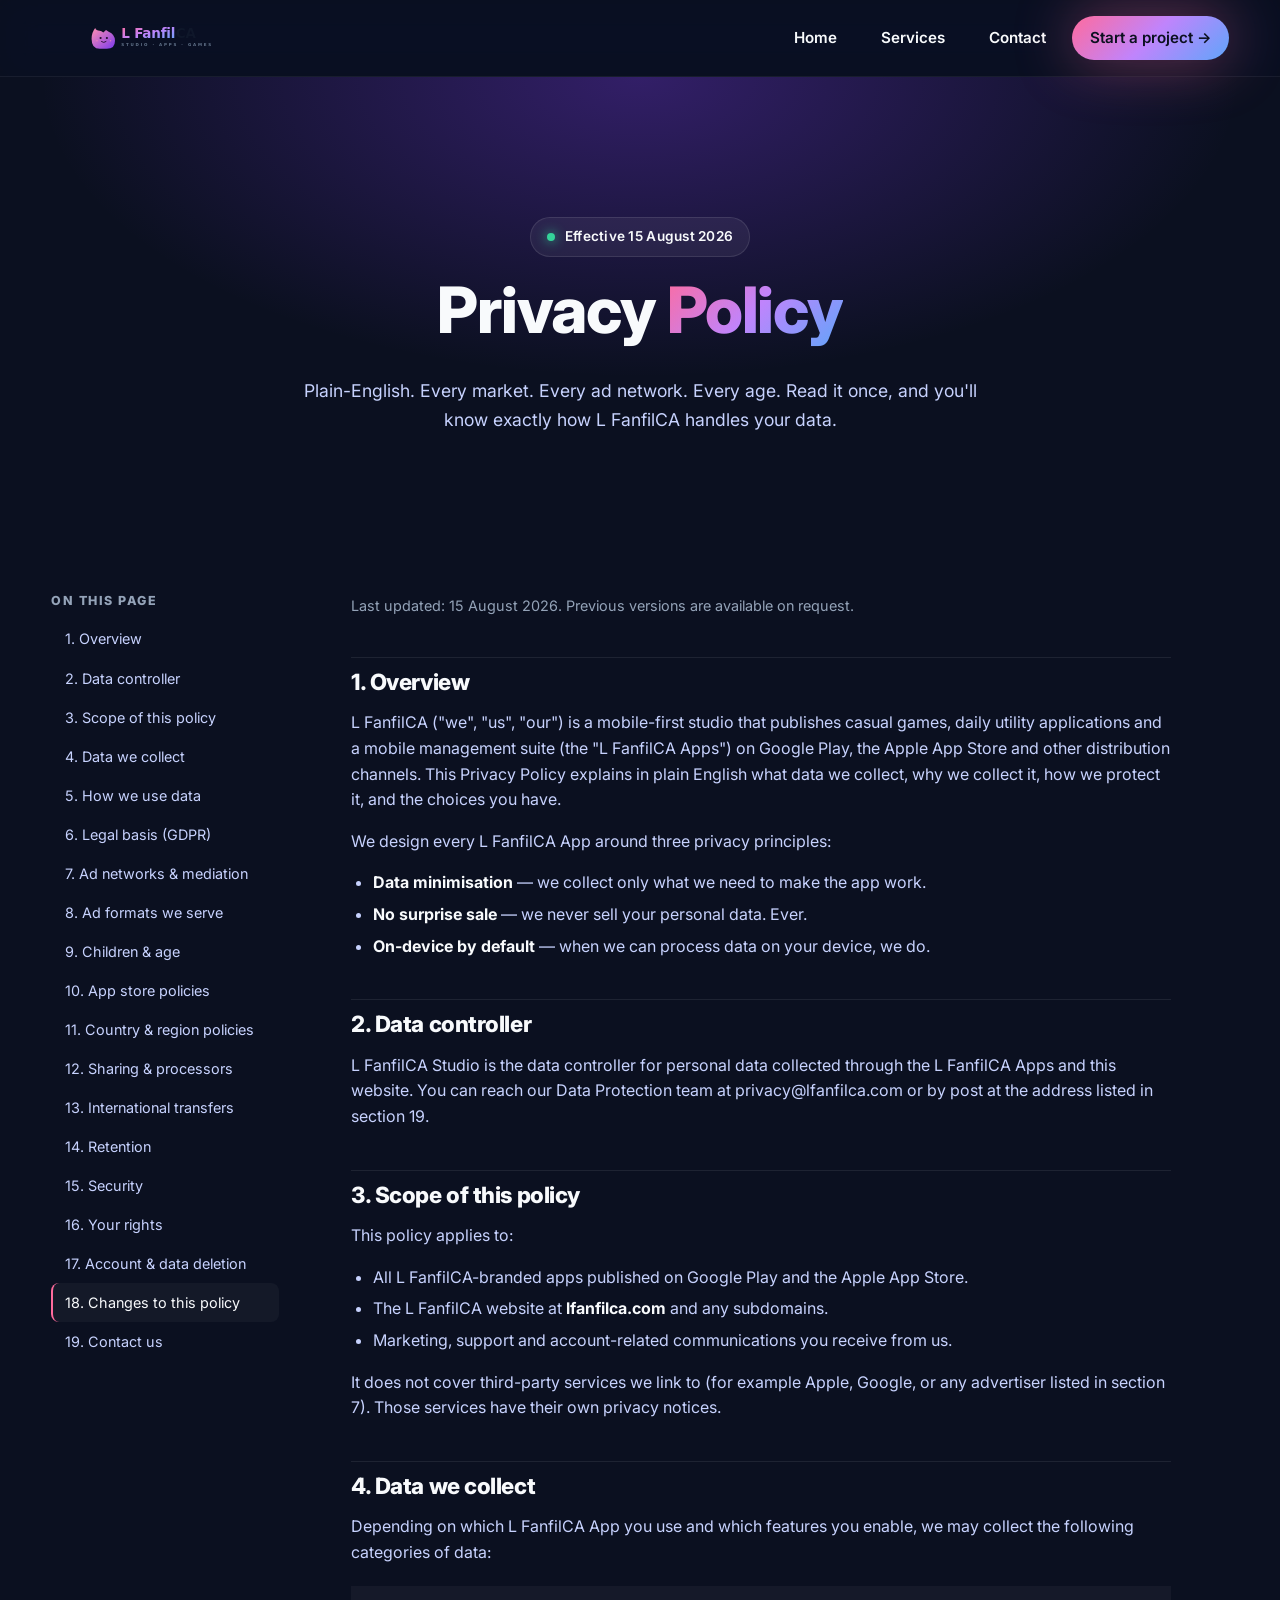
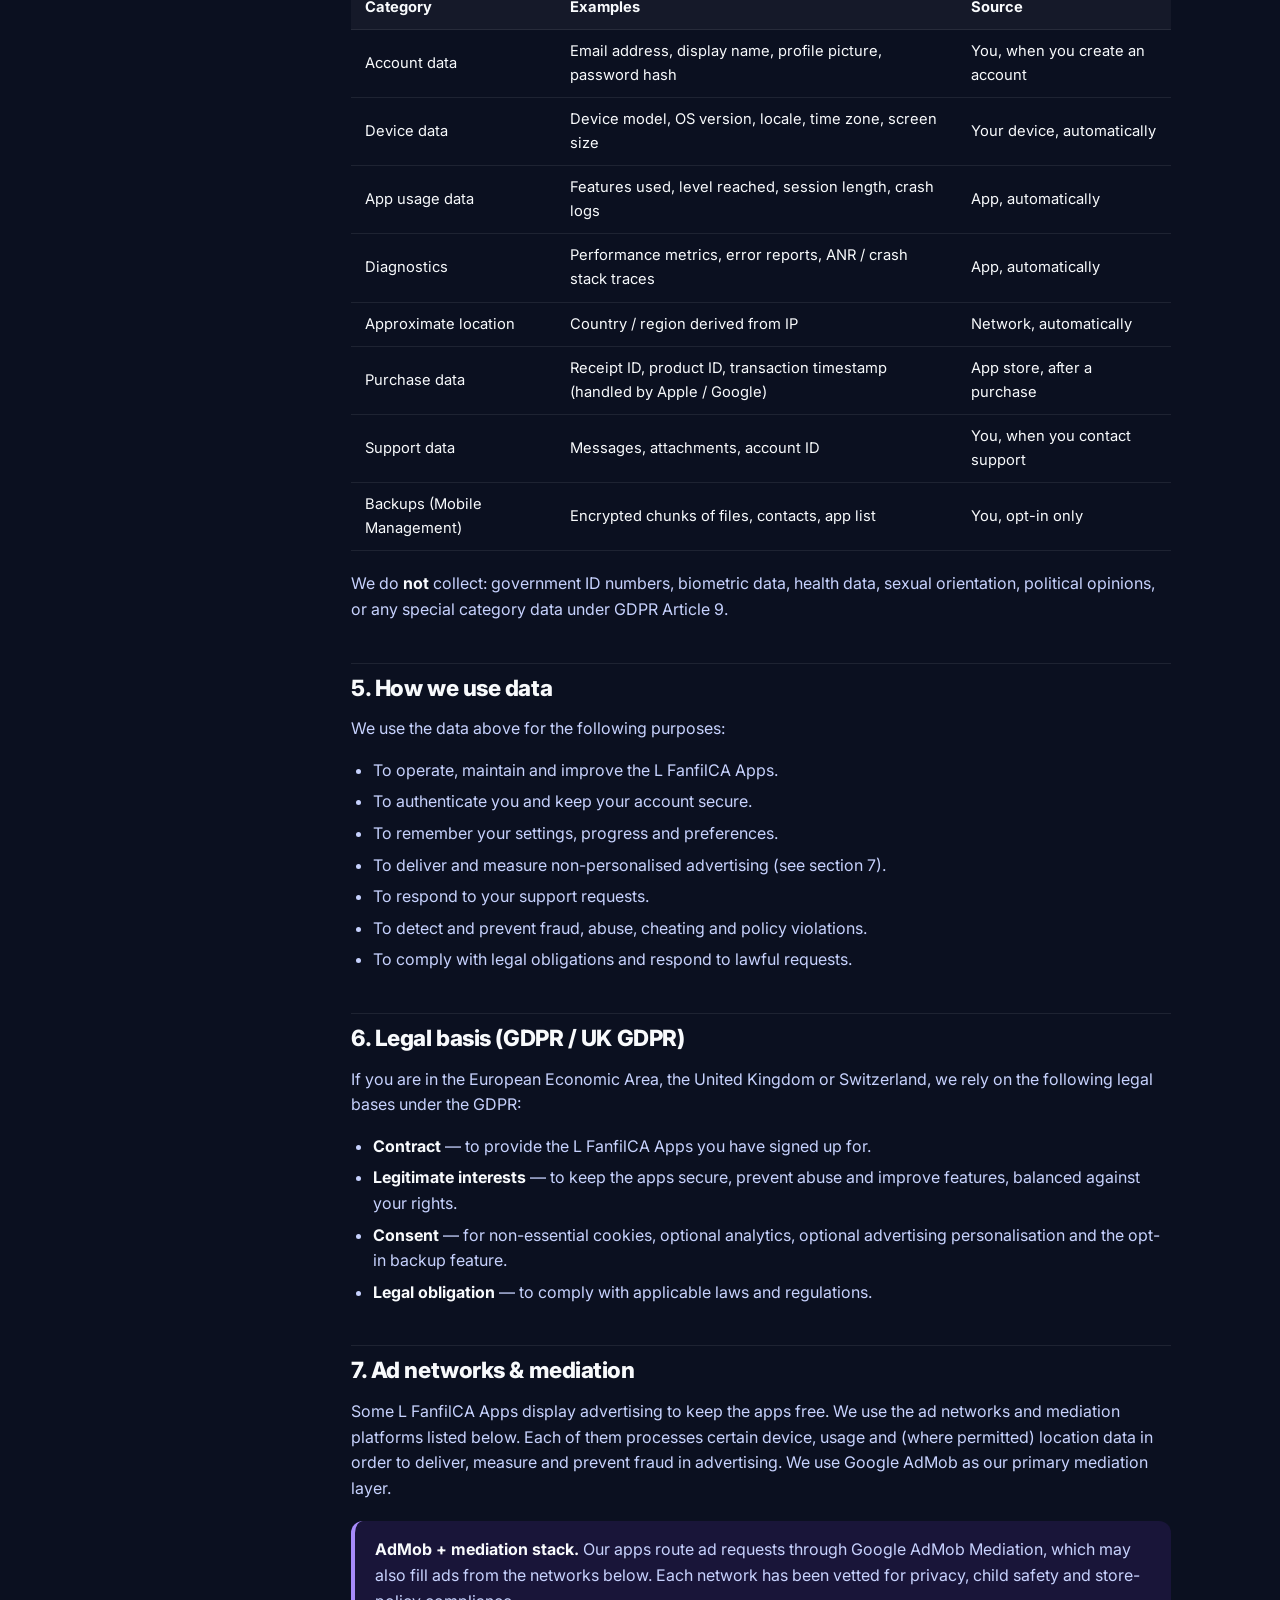
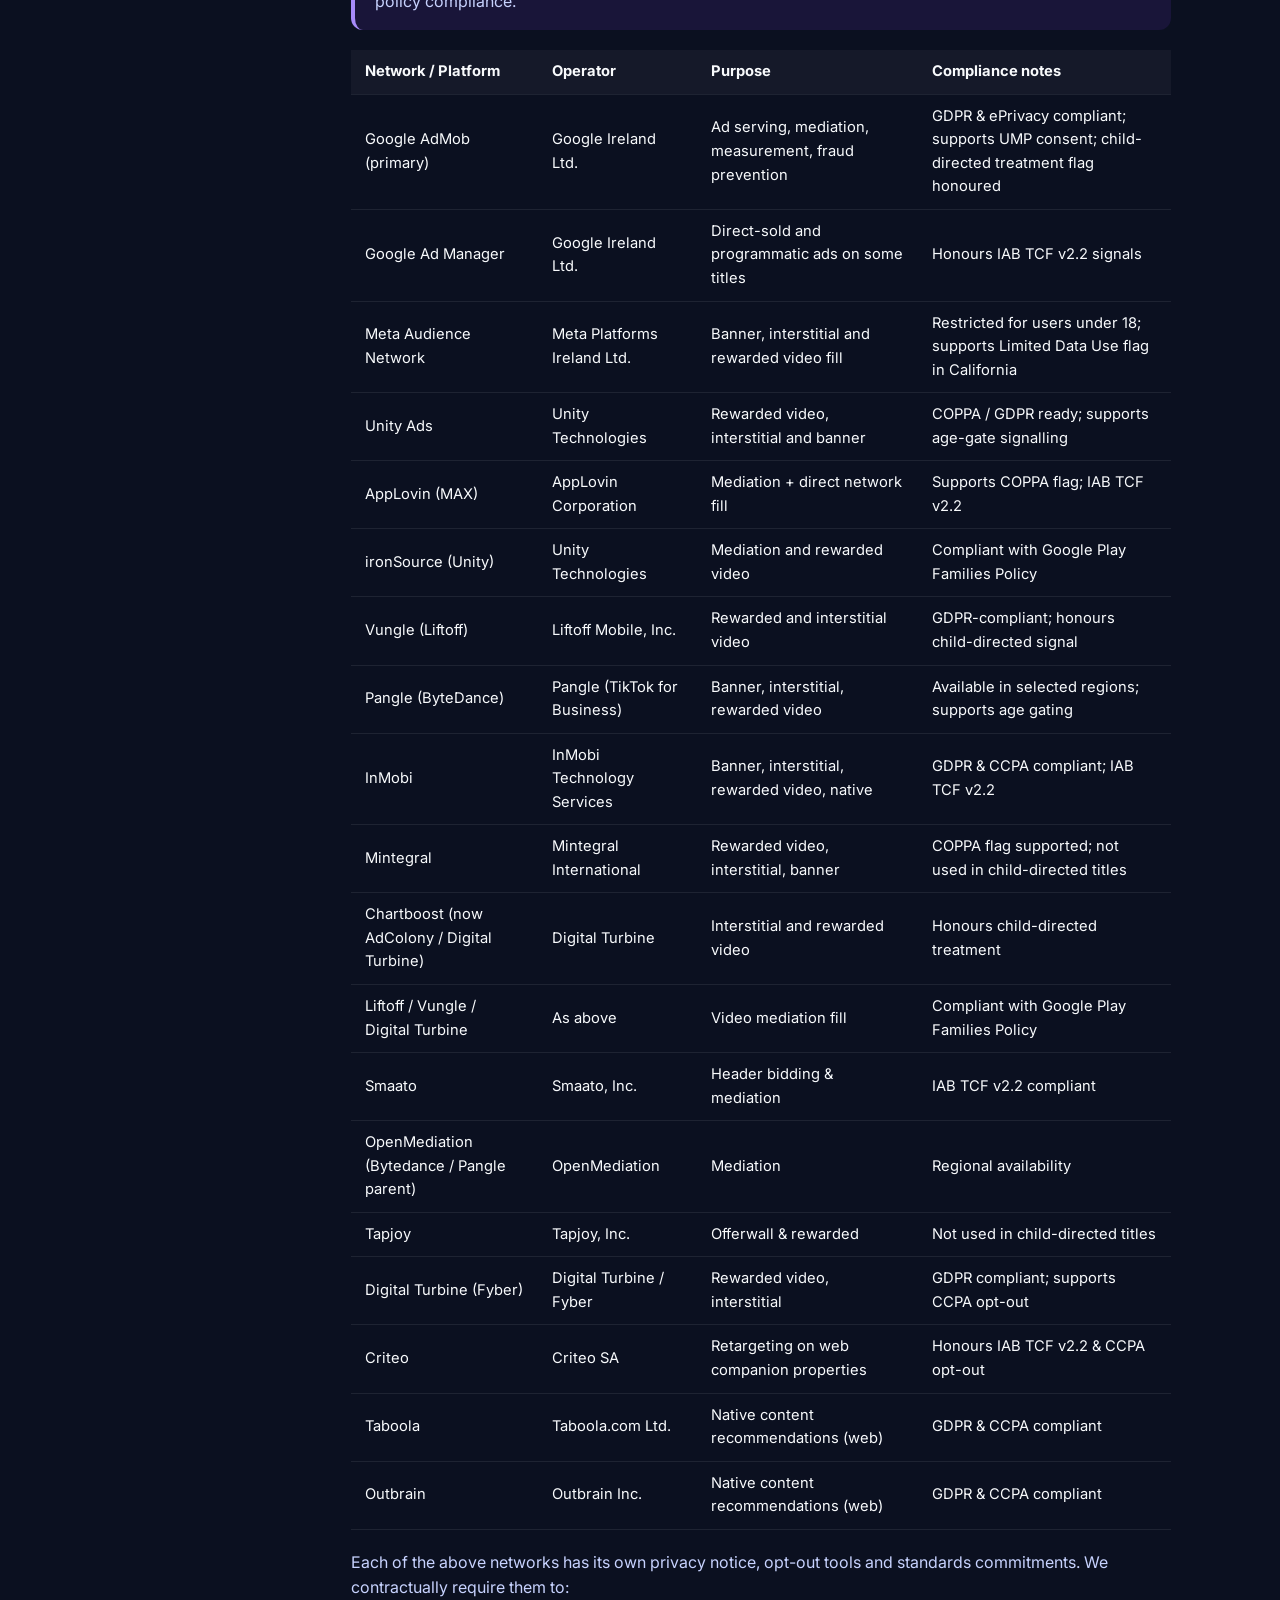
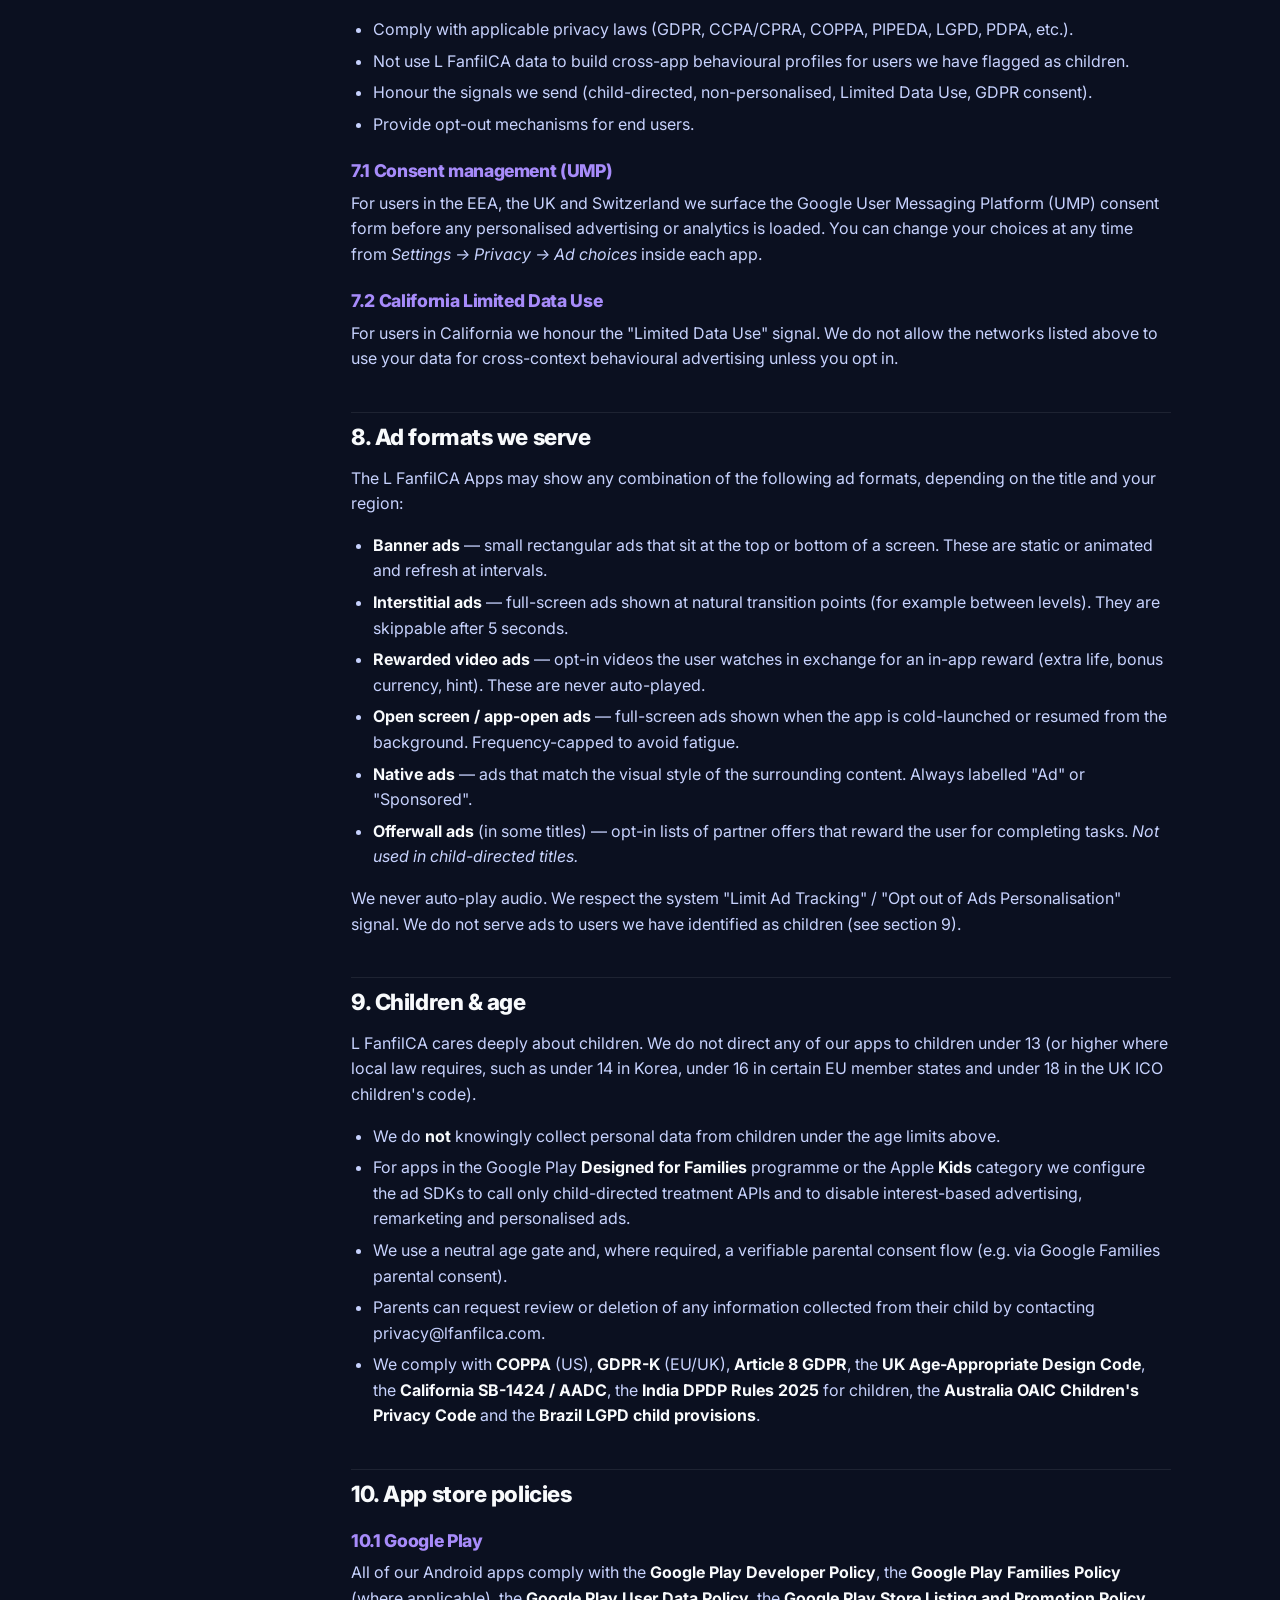
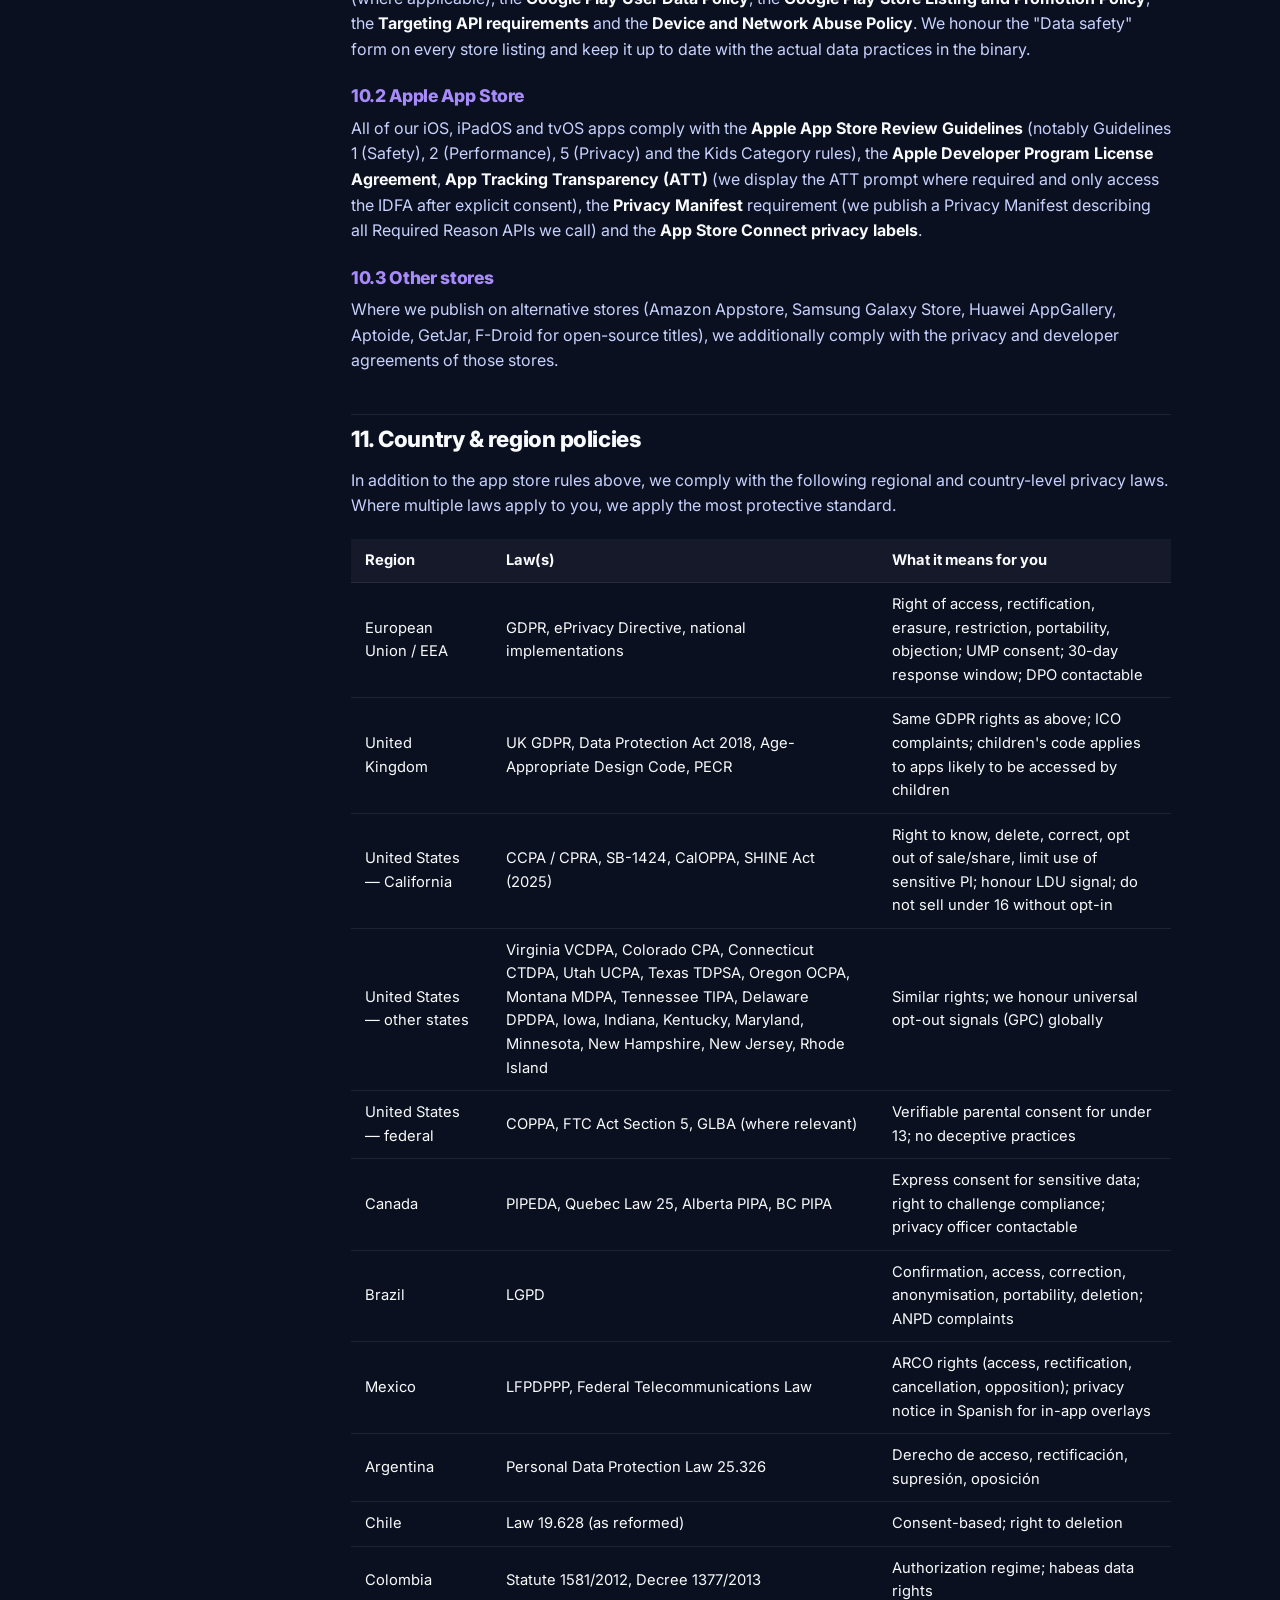
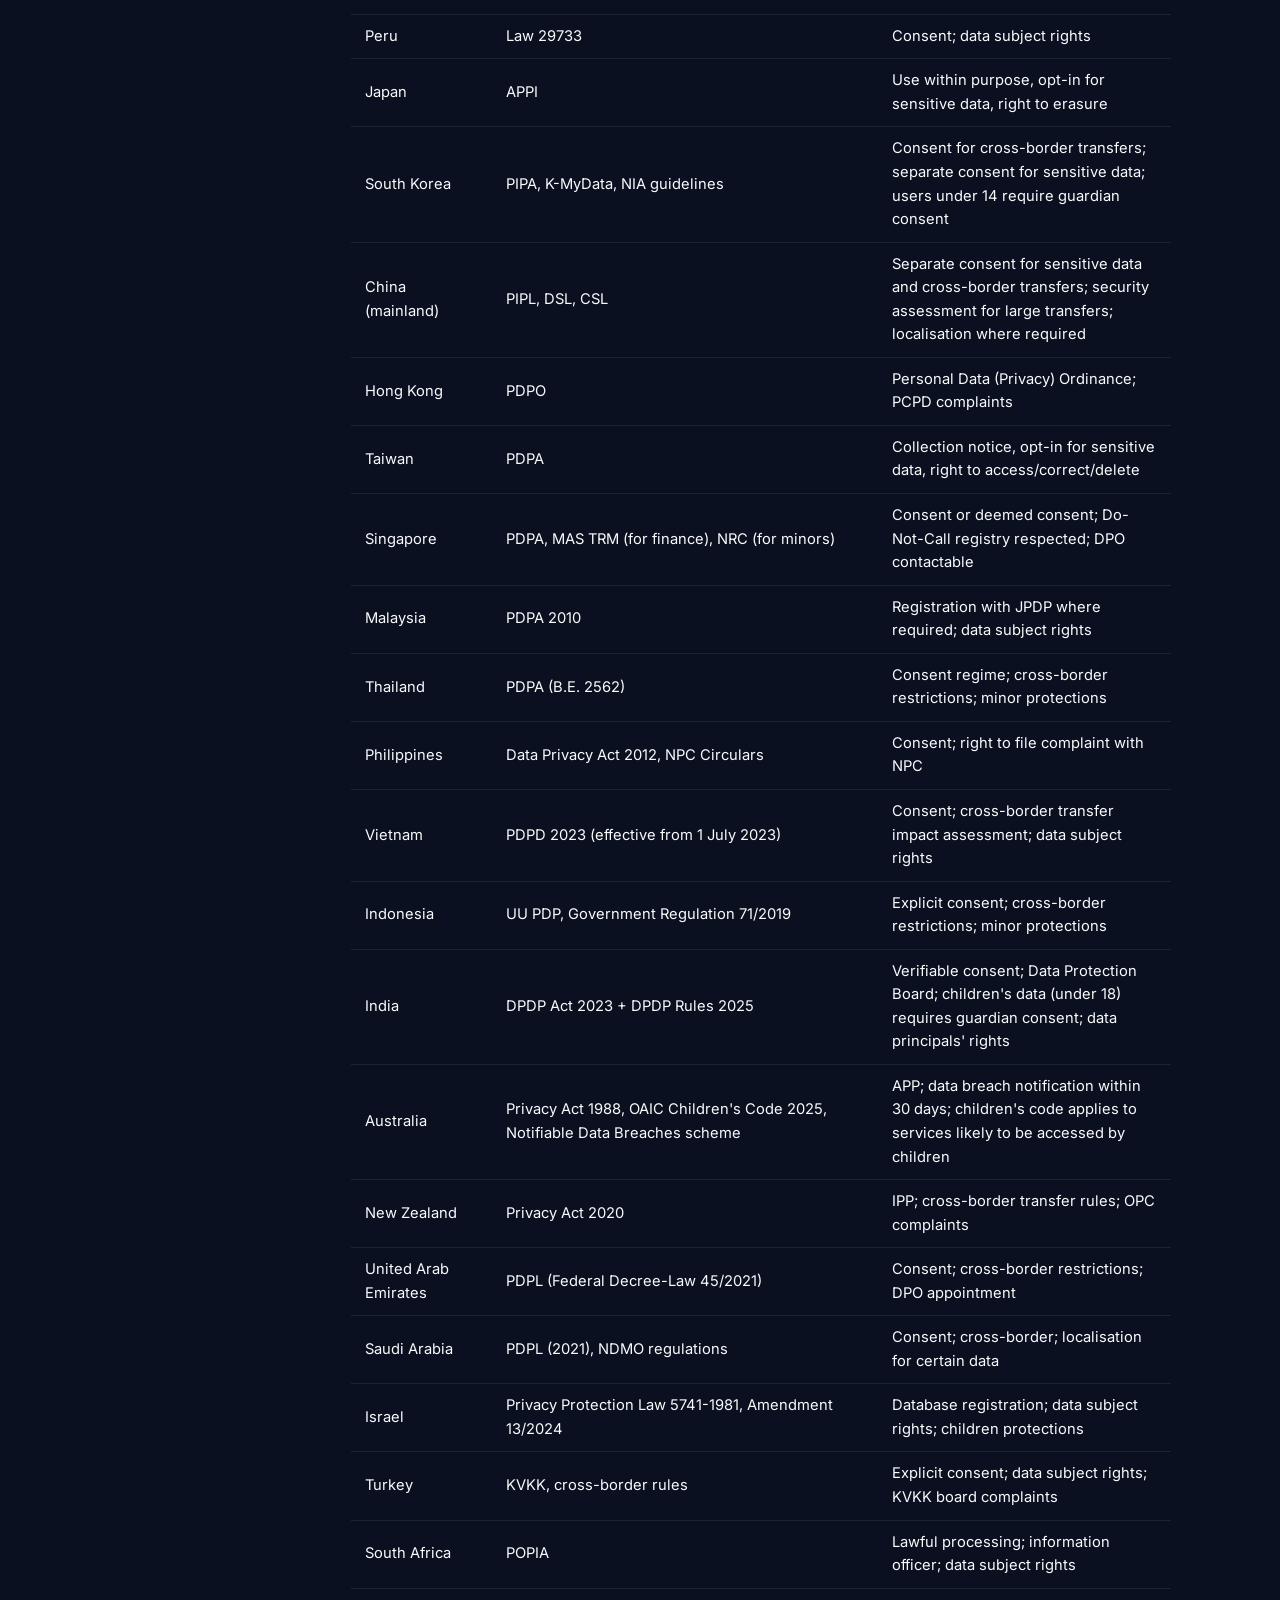
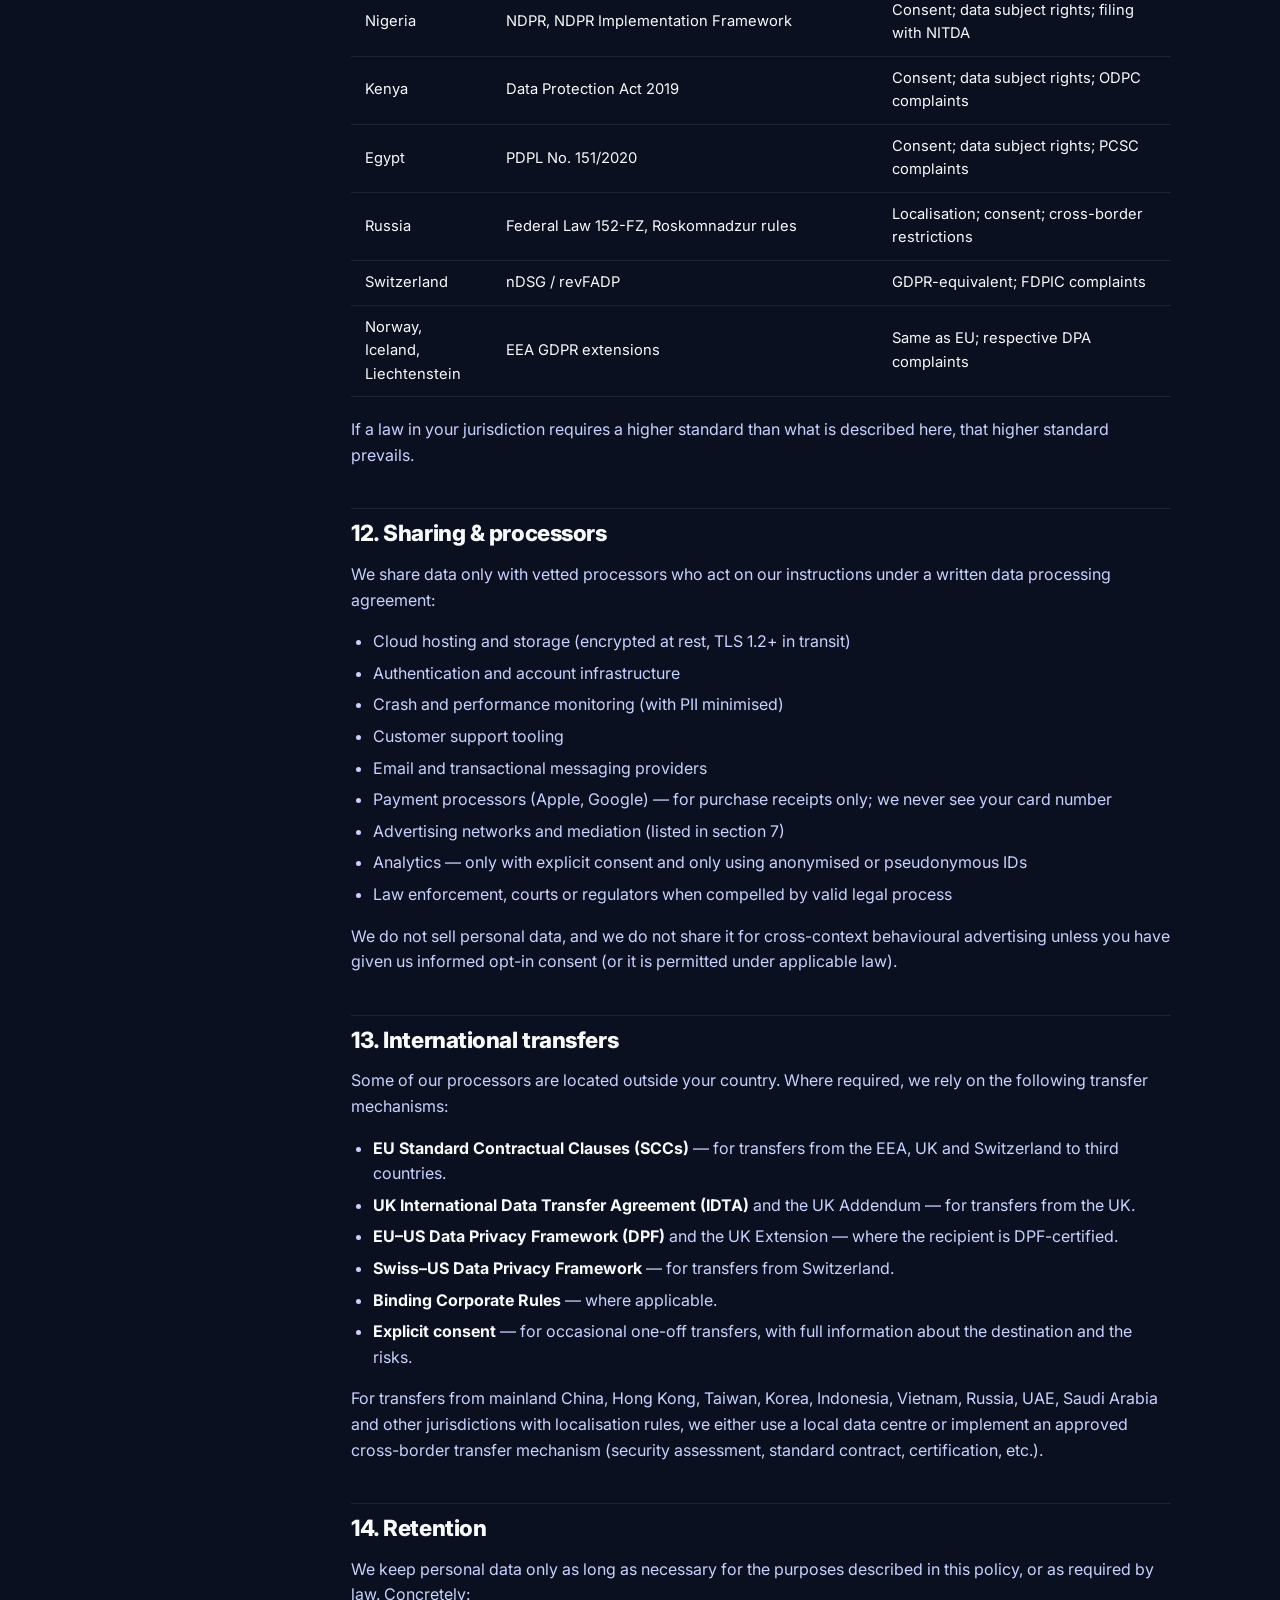
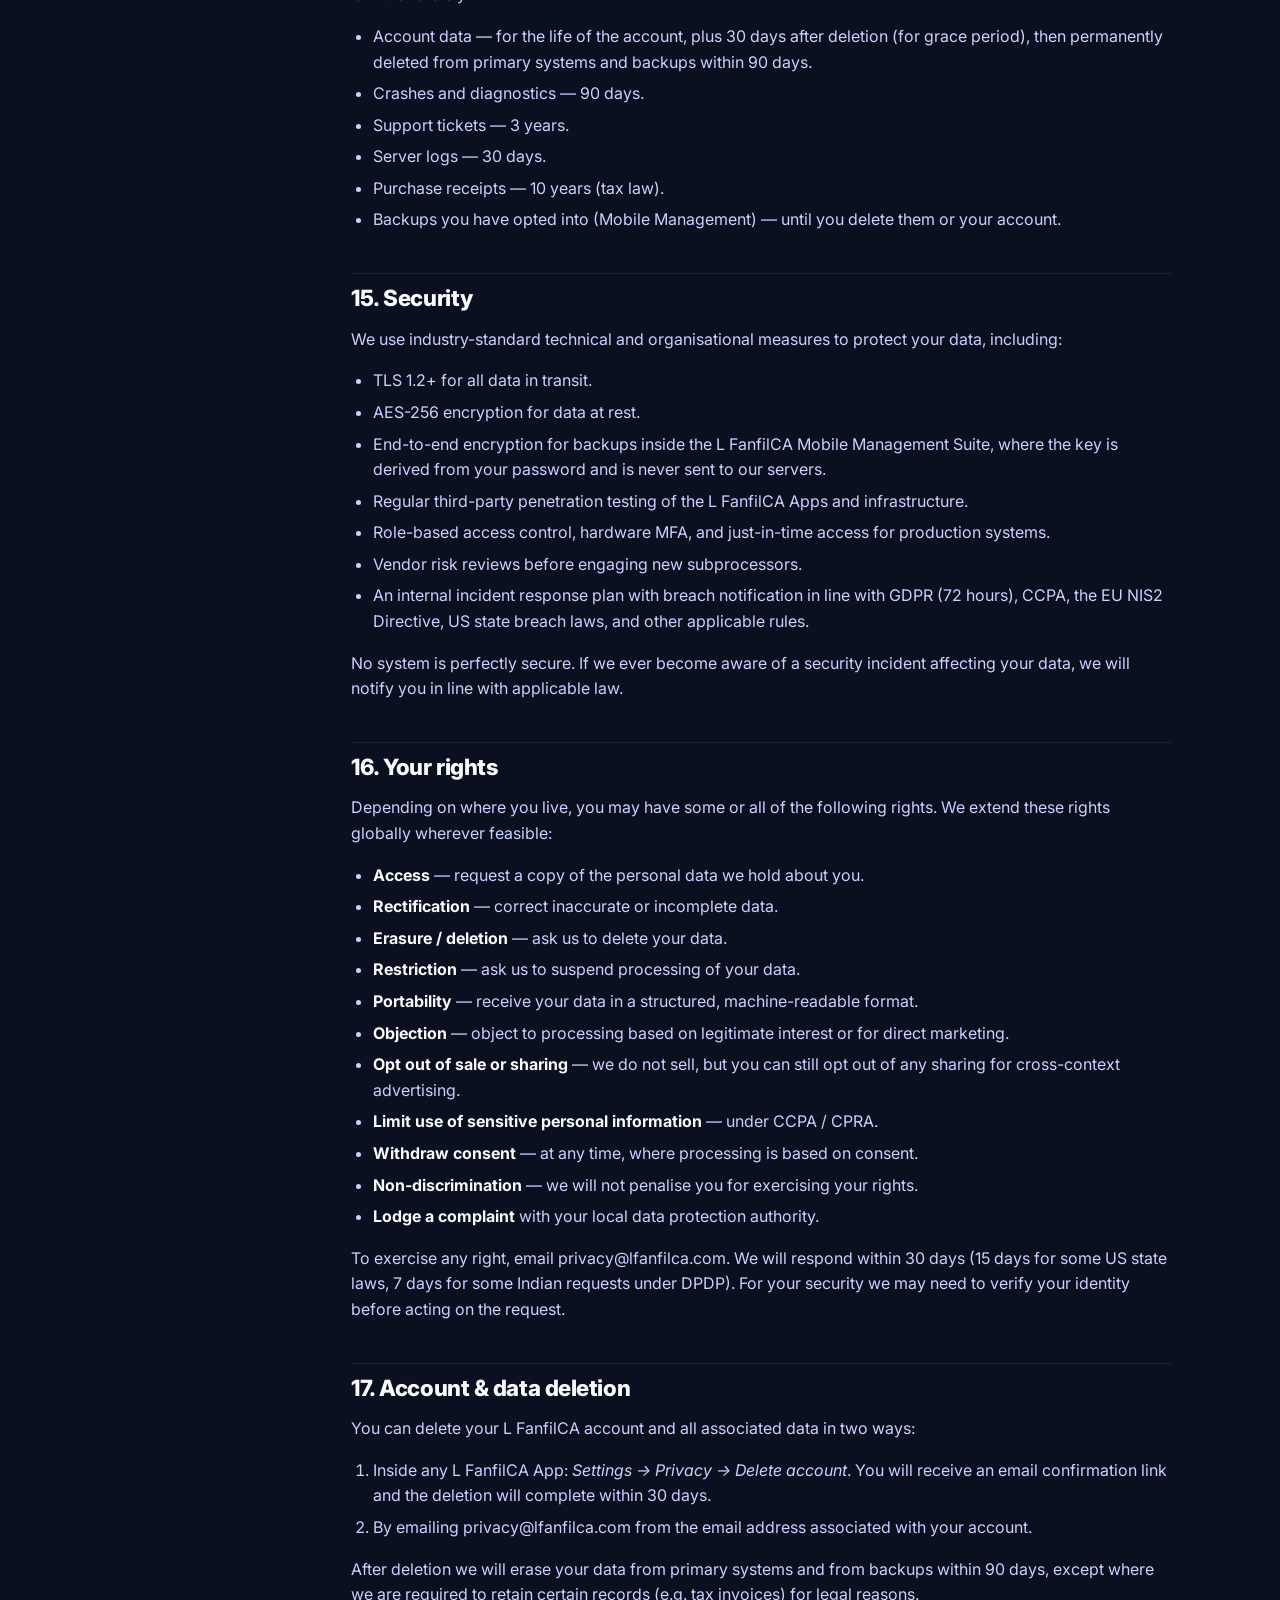
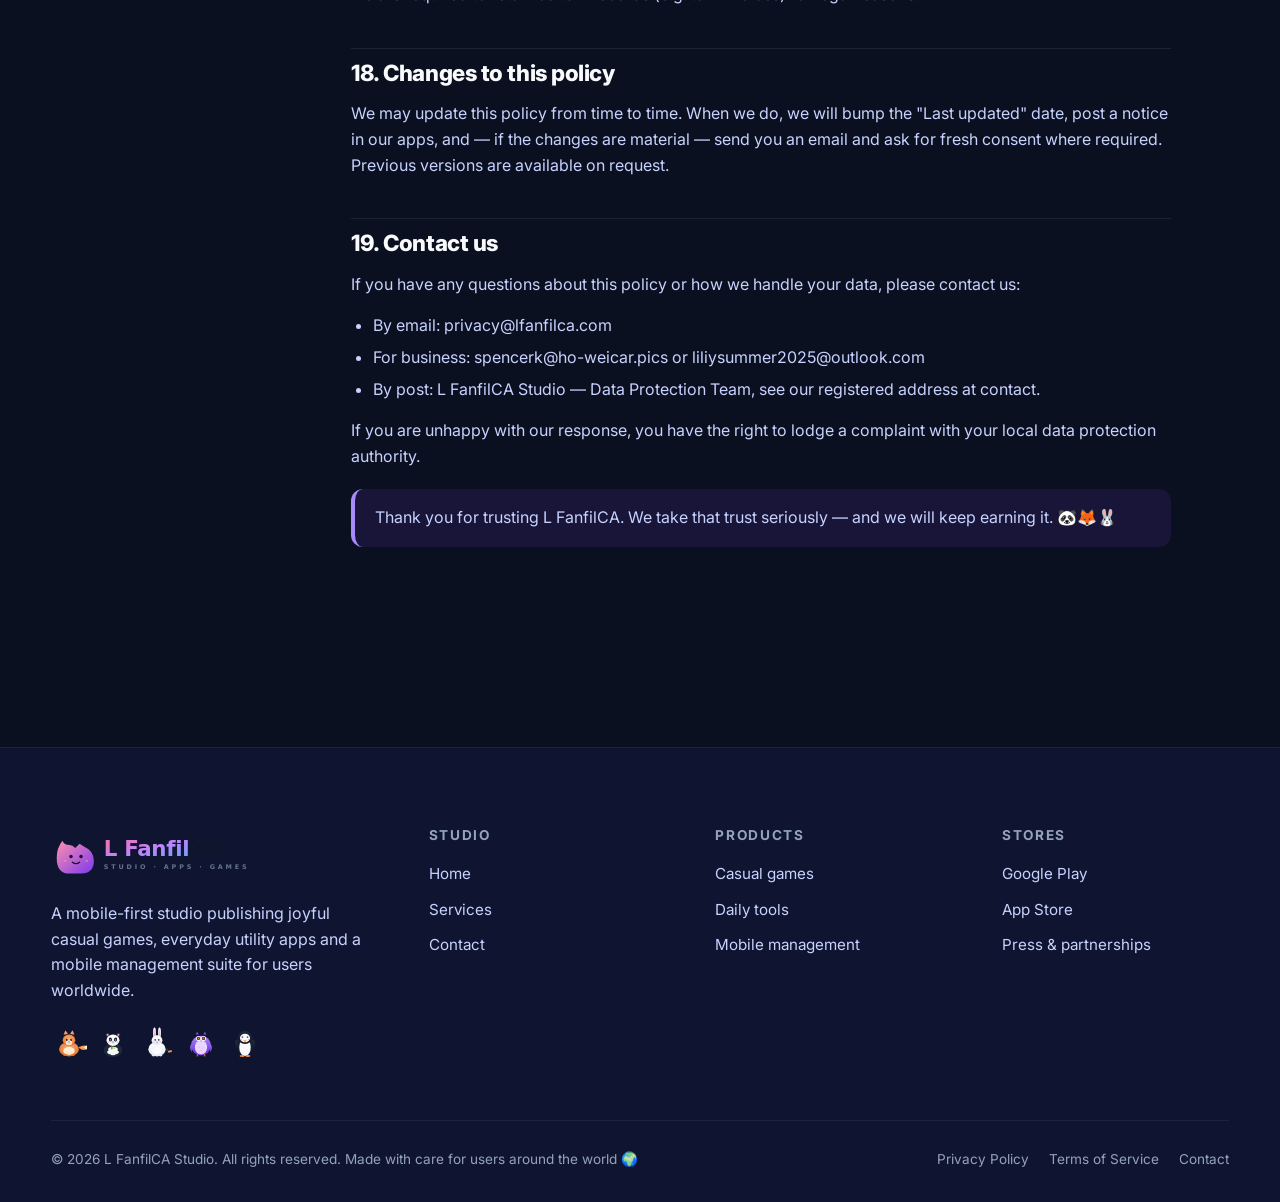
<file: privacy.html>
<!DOCTYPE html>
<html lang="en">
<head>
<meta charset="UTF-8" />
<meta name="viewport" content="width=device-width, initial-scale=1, viewport-fit=cover" />
<meta name="theme-color" content="#0B1020" />
<meta name="color-scheme" content="dark" />
<title>Privacy Policy — L FanfilCA</title>
<meta name="description" content="The full L FanfilCA privacy policy: how we collect, use, store and protect your data across our apps, games and mobile management suite." />
<meta name="keywords" content="L FanfilCA privacy policy, GDPR, CCPA, COPPA, AdMob, ad mediation, app privacy, data protection" />
<meta name="robots" content="index,follow,max-image-preview:large" />
<meta name="author" content="L FanfilCA Studio" />
<link rel="canonical" href="https://lfanfilca.com/privacy.html" />
<link rel="alternate" hreflang="en" href="https://lfanfilca.com/privacy.html" />
<link rel="alternate" hreflang="x-default" href="https://lfanfilca.com/privacy.html" />

<meta property="og:type" content="article" />
<meta property="og:site_name" content="L FanfilCA" />
<meta property="og:title" content="Privacy Policy — L FanfilCA" />
<meta property="og:description" content="The full L FanfilCA privacy policy." />
<meta property="og:url" content="https://lfanfilca.com/privacy.html" />
<meta property="og:image" content="https://lfanfilca.com/images/og-cover.png" />
<meta property="og:locale" content="en_US" />
<meta name="twitter:card" content="summary_large_image" />
<meta name="twitter:title" content="Privacy Policy — L FanfilCA" />
<meta name="twitter:description" content="The full L FanfilCA privacy policy." />

<link rel="icon" type="image/svg+xml" href="images/favicon.svg" />
<link rel="preconnect" href="https://fonts.googleapis.com" />
<link rel="preconnect" href="https://fonts.gstatic.com" crossorigin />
<link href="https://fonts.googleapis.com/css2?family=Inter:wght@400;500;600;700;800;900&display=swap" rel="stylesheet" />
<link rel="stylesheet" href="css/style.css" />
</head>
<body>
<a class="skip-link" href="#main">Skip to content</a>

<header class="nav" role="banner">
  <div class="nav-inner">
    <a class="nav-logo" href="/" aria-label="L FanfilCA home"><img src="images/logo.svg" alt="L FanfilCA" width="200" height="56" /></a>
    <button class="nav-burger" aria-expanded="false" aria-label="Toggle navigation" aria-controls="primary-nav"><span></span><span></span><span></span></button>
    <nav class="nav-links" id="primary-nav" aria-label="Primary">
      <a href="/">Home</a>
      <a href="services.html">Services</a>
      <a href="contact.html">Contact</a>
      <a class="nav-cta" href="contact.html#start">Start a project →</a>
    </nav>
  </div>
</header>

<main id="main">

<section class="page-header">
  <div class="container">
    <span class="hero-eyebrow" style="margin-bottom:18px;"><span class="dot"></span> Effective 15 August 2026</span>
    <h1>Privacy <span class="grad">Policy</span></h1>
    <p>Plain-English. Every market. Every ad network. Every age. Read it once, and you'll know exactly how L FanfilCA handles your data.</p>
  </div>
</section>

<section class="legal">
  <div class="container">
    <div class="legal-layout">

      <aside class="legal-toc" aria-label="Table of contents">
        <h4>On this page</h4>
        <a href="#overview">1. Overview</a>
        <a href="#controller">2. Data controller</a>
        <a href="#scope">3. Scope of this policy</a>
        <a href="#data-we-collect">4. Data we collect</a>
        <a href="#how-we-use">5. How we use data</a>
        <a href="#legal-basis">6. Legal basis (GDPR)</a>
        <a href="#ad-platforms">7. Ad networks &amp; mediation</a>
        <a href="#ad-formats">8. Ad formats we serve</a>
        <a href="#children">9. Children &amp; age</a>
        <a href="#store-policies">10. App store policies</a>
        <a href="#country-policies">11. Country &amp; region policies</a>
        <a href="#sharing">12. Sharing &amp; processors</a>
        <a href="#transfers">13. International transfers</a>
        <a href="#retention">14. Retention</a>
        <a href="#security">15. Security</a>
        <a href="#rights">16. Your rights</a>
        <a href="#account">17. Account &amp; data deletion</a>
        <a href="#changes">18. Changes to this policy</a>
        <a href="#contact">19. Contact us</a>
      </aside>

      <article class="legal-content">

        <p class="updated">Last updated: 15 August 2026. Previous versions are available on request.</p>

        <h2 id="overview">1. Overview</h2>
        <p>L FanfilCA ("we", "us", "our") is a mobile-first studio that publishes casual games, daily utility applications and a mobile management suite (the "L FanfilCA Apps") on Google Play, the Apple App Store and other distribution channels. This Privacy Policy explains in plain English what data we collect, why we collect it, how we protect it, and the choices you have.</p>
        <p>We design every L FanfilCA App around three privacy principles:</p>
        <ul>
          <li><strong>Data minimisation</strong> — we collect only what we need to make the app work.</li>
          <li><strong>No surprise sale</strong> — we never sell your personal data. Ever.</li>
          <li><strong>On-device by default</strong> — when we can process data on your device, we do.</li>
        </ul>

        <h2 id="controller">2. Data controller</h2>
        <p>L FanfilCA Studio is the data controller for personal data collected through the L FanfilCA Apps and this website. You can reach our Data Protection team at <a href="mailto:privacy@lfanfilca.com">privacy@lfanfilca.com</a> or by post at the address listed in section 19.</p>

        <h2 id="scope">3. Scope of this policy</h2>
        <p>This policy applies to:</p>
        <ul>
          <li>All L FanfilCA-branded apps published on Google Play and the Apple App Store.</li>
          <li>The L FanfilCA website at <strong>lfanfilca.com</strong> and any subdomains.</li>
          <li>Marketing, support and account-related communications you receive from us.</li>
        </ul>
        <p>It does not cover third-party services we link to (for example Apple, Google, or any advertiser listed in section 7). Those services have their own privacy notices.</p>

        <h2 id="data-we-collect">4. Data we collect</h2>
        <p>Depending on which L FanfilCA App you use and which features you enable, we may collect the following categories of data:</p>
        <table>
          <thead><tr><th>Category</th><th>Examples</th><th>Source</th></tr></thead>
          <tbody>
            <tr><td>Account data</td><td>Email address, display name, profile picture, password hash</td><td>You, when you create an account</td></tr>
            <tr><td>Device data</td><td>Device model, OS version, locale, time zone, screen size</td><td>Your device, automatically</td></tr>
            <tr><td>App usage data</td><td>Features used, level reached, session length, crash logs</td><td>App, automatically</td></tr>
            <tr><td>Diagnostics</td><td>Performance metrics, error reports, ANR / crash stack traces</td><td>App, automatically</td></tr>
            <tr><td>Approximate location</td><td>Country / region derived from IP</td><td>Network, automatically</td></tr>
            <tr><td>Purchase data</td><td>Receipt ID, product ID, transaction timestamp (handled by Apple / Google)</td><td>App store, after a purchase</td></tr>
            <tr><td>Support data</td><td>Messages, attachments, account ID</td><td>You, when you contact support</td></tr>
            <tr><td>Backups (Mobile Management)</td><td>Encrypted chunks of files, contacts, app list</td><td>You, opt-in only</td></tr>
          </tbody>
        </table>
        <p>We do <strong>not</strong> collect: government ID numbers, biometric data, health data, sexual orientation, political opinions, or any special category data under GDPR Article 9.</p>

        <h2 id="how-we-use">5. How we use data</h2>
        <p>We use the data above for the following purposes:</p>
        <ul>
          <li>To operate, maintain and improve the L FanfilCA Apps.</li>
          <li>To authenticate you and keep your account secure.</li>
          <li>To remember your settings, progress and preferences.</li>
          <li>To deliver and measure non-personalised advertising (see section 7).</li>
          <li>To respond to your support requests.</li>
          <li>To detect and prevent fraud, abuse, cheating and policy violations.</li>
          <li>To comply with legal obligations and respond to lawful requests.</li>
        </ul>

        <h2 id="legal-basis">6. Legal basis (GDPR / UK GDPR)</h2>
        <p>If you are in the European Economic Area, the United Kingdom or Switzerland, we rely on the following legal bases under the GDPR:</p>
        <ul>
          <li><strong>Contract</strong> — to provide the L FanfilCA Apps you have signed up for.</li>
          <li><strong>Legitimate interests</strong> — to keep the apps secure, prevent abuse and improve features, balanced against your rights.</li>
          <li><strong>Consent</strong> — for non-essential cookies, optional analytics, optional advertising personalisation and the opt-in backup feature.</li>
          <li><strong>Legal obligation</strong> — to comply with applicable laws and regulations.</li>
        </ul>

        <h2 id="ad-platforms">7. Ad networks &amp; mediation</h2>
        <p>Some L FanfilCA Apps display advertising to keep the apps free. We use the ad networks and mediation platforms listed below. Each of them processes certain device, usage and (where permitted) location data in order to deliver, measure and prevent fraud in advertising. We use Google AdMob as our primary mediation layer.</p>
        <p class="callout"><strong>AdMob + mediation stack.</strong> Our apps route ad requests through Google AdMob Mediation, which may also fill ads from the networks below. Each network has been vetted for privacy, child safety and store-policy compliance.</p>
        <table>
          <thead><tr><th>Network / Platform</th><th>Operator</th><th>Purpose</th><th>Compliance notes</th></tr></thead>
          <tbody>
            <tr><td>Google AdMob (primary)</td><td>Google Ireland Ltd.</td><td>Ad serving, mediation, measurement, fraud prevention</td><td>GDPR &amp; ePrivacy compliant; supports UMP consent; child-directed treatment flag honoured</td></tr>
            <tr><td>Google Ad Manager</td><td>Google Ireland Ltd.</td><td>Direct-sold and programmatic ads on some titles</td><td>Honours IAB TCF v2.2 signals</td></tr>
            <tr><td>Meta Audience Network</td><td>Meta Platforms Ireland Ltd.</td><td>Banner, interstitial and rewarded video fill</td><td>Restricted for users under 18; supports Limited Data Use flag in California</td></tr>
            <tr><td>Unity Ads</td><td>Unity Technologies</td><td>Rewarded video, interstitial and banner</td><td>COPPA / GDPR ready; supports age-gate signalling</td></tr>
            <tr><td>AppLovin (MAX)</td><td>AppLovin Corporation</td><td>Mediation + direct network fill</td><td>Supports COPPA flag; IAB TCF v2.2</td></tr>
            <tr><td>ironSource (Unity)</td><td>Unity Technologies</td><td>Mediation and rewarded video</td><td>Compliant with Google Play Families Policy</td></tr>
            <tr><td>Vungle (Liftoff)</td><td>Liftoff Mobile, Inc.</td><td>Rewarded and interstitial video</td><td>GDPR-compliant; honours child-directed signal</td></tr>
            <tr><td>Pangle (ByteDance)</td><td>Pangle (TikTok for Business)</td><td>Banner, interstitial, rewarded video</td><td>Available in selected regions; supports age gating</td></tr>
            <tr><td>InMobi</td><td>InMobi Technology Services</td><td>Banner, interstitial, rewarded video, native</td><td>GDPR &amp; CCPA compliant; IAB TCF v2.2</td></tr>
            <tr><td>Mintegral</td><td>Mintegral International</td><td>Rewarded video, interstitial, banner</td><td>COPPA flag supported; not used in child-directed titles</td></tr>
            <tr><td>Chartboost (now AdColony / Digital Turbine)</td><td>Digital Turbine</td><td>Interstitial and rewarded video</td><td>Honours child-directed treatment</td></tr>
            <tr><td>Liftoff / Vungle / Digital Turbine</td><td>As above</td><td>Video mediation fill</td><td>Compliant with Google Play Families Policy</td></tr>
            <tr><td>Smaato</td><td>Smaato, Inc.</td><td>Header bidding &amp; mediation</td><td>IAB TCF v2.2 compliant</td></tr>
            <tr><td>OpenMediation (Bytedance / Pangle parent)</td><td>OpenMediation</td><td>Mediation</td><td>Regional availability</td></tr>
            <tr><td>Tapjoy</td><td>Tapjoy, Inc.</td><td>Offerwall &amp; rewarded</td><td>Not used in child-directed titles</td></tr>
            <tr><td>Digital Turbine (Fyber)</td><td>Digital Turbine / Fyber</td><td>Rewarded video, interstitial</td><td>GDPR compliant; supports CCPA opt-out</td></tr>
            <tr><td>Criteo</td><td>Criteo SA</td><td>Retargeting on web companion properties</td><td>Honours IAB TCF v2.2 &amp; CCPA opt-out</td></tr>
            <tr><td>Taboola</td><td>Taboola.com Ltd.</td><td>Native content recommendations (web)</td><td>GDPR &amp; CCPA compliant</td></tr>
            <tr><td>Outbrain</td><td>Outbrain Inc.</td><td>Native content recommendations (web)</td><td>GDPR &amp; CCPA compliant</td></tr>
          </tbody>
        </table>
        <p>Each of the above networks has its own privacy notice, opt-out tools and standards commitments. We contractually require them to:</p>
        <ul>
          <li>Comply with applicable privacy laws (GDPR, CCPA/CPRA, COPPA, PIPEDA, LGPD, PDPA, etc.).</li>
          <li>Not use L FanfilCA data to build cross-app behavioural profiles for users we have flagged as children.</li>
          <li>Honour the signals we send (child-directed, non-personalised, Limited Data Use, GDPR consent).</li>
          <li>Provide opt-out mechanisms for end users.</li>
        </ul>

        <h3>7.1 Consent management (UMP)</h3>
        <p>For users in the EEA, the UK and Switzerland we surface the Google User Messaging Platform (UMP) consent form before any personalised advertising or analytics is loaded. You can change your choices at any time from <em>Settings → Privacy → Ad choices</em> inside each app.</p>

        <h3>7.2 California Limited Data Use</h3>
        <p>For users in California we honour the "Limited Data Use" signal. We do not allow the networks listed above to use your data for cross-context behavioural advertising unless you opt in.</p>

        <h2 id="ad-formats">8. Ad formats we serve</h2>
        <p>The L FanfilCA Apps may show any combination of the following ad formats, depending on the title and your region:</p>
        <ul>
          <li><strong>Banner ads</strong> — small rectangular ads that sit at the top or bottom of a screen. These are static or animated and refresh at intervals.</li>
          <li><strong>Interstitial ads</strong> — full-screen ads shown at natural transition points (for example between levels). They are skippable after 5 seconds.</li>
          <li><strong>Rewarded video ads</strong> — opt-in videos the user watches in exchange for an in-app reward (extra life, bonus currency, hint). These are never auto-played.</li>
          <li><strong>Open screen / app-open ads</strong> — full-screen ads shown when the app is cold-launched or resumed from the background. Frequency-capped to avoid fatigue.</li>
          <li><strong>Native ads</strong> — ads that match the visual style of the surrounding content. Always labelled "Ad" or "Sponsored".</li>
          <li><strong>Offerwall ads</strong> (in some titles) — opt-in lists of partner offers that reward the user for completing tasks. <em>Not used in child-directed titles.</em></li>
        </ul>
        <p>We never auto-play audio. We respect the system "Limit Ad Tracking" / "Opt out of Ads Personalisation" signal. We do not serve ads to users we have identified as children (see section 9).</p>

        <h2 id="children">9. Children &amp; age</h2>
        <p>L FanfilCA cares deeply about children. We do not direct any of our apps to children under 13 (or higher where local law requires, such as under 14 in Korea, under 16 in certain EU member states and under 18 in the UK ICO children's code).</p>
        <ul>
          <li>We do <strong>not</strong> knowingly collect personal data from children under the age limits above.</li>
          <li>For apps in the Google Play <strong>Designed for Families</strong> programme or the Apple <strong>Kids</strong> category we configure the ad SDKs to call only child-directed treatment APIs and to disable interest-based advertising, remarketing and personalised ads.</li>
          <li>We use a neutral age gate and, where required, a verifiable parental consent flow (e.g. via Google Families parental consent).</li>
          <li>Parents can request review or deletion of any information collected from their child by contacting <a href="mailto:privacy@lfanfilca.com">privacy@lfanfilca.com</a>.</li>
          <li>We comply with <strong>COPPA</strong> (US), <strong>GDPR-K</strong> (EU/UK), <strong>Article 8 GDPR</strong>, the <strong>UK Age-Appropriate Design Code</strong>, the <strong>California SB-1424 / AADC</strong>, the <strong>India DPDP Rules 2025</strong> for children, the <strong>Australia OAIC Children's Privacy Code</strong> and the <strong>Brazil LGPD child provisions</strong>.</li>
        </ul>

        <h2 id="store-policies">10. App store policies</h2>
        <h3>10.1 Google Play</h3>
        <p>All of our Android apps comply with the <strong>Google Play Developer Policy</strong>, the <strong>Google Play Families Policy</strong> (where applicable), the <strong>Google Play User Data Policy</strong>, the <strong>Google Play Store Listing and Promotion Policy</strong>, the <strong>Targeting API requirements</strong> and the <strong>Device and Network Abuse Policy</strong>. We honour the "Data safety" form on every store listing and keep it up to date with the actual data practices in the binary.</p>

        <h3>10.2 Apple App Store</h3>
        <p>All of our iOS, iPadOS and tvOS apps comply with the <strong>Apple App Store Review Guidelines</strong> (notably Guidelines 1 (Safety), 2 (Performance), 5 (Privacy) and the Kids Category rules), the <strong>Apple Developer Program License Agreement</strong>, <strong>App Tracking Transparency (ATT)</strong> (we display the ATT prompt where required and only access the IDFA after explicit consent), the <strong>Privacy Manifest</strong> requirement (we publish a Privacy Manifest describing all Required Reason APIs we call) and the <strong>App Store Connect privacy labels</strong>.</p>

        <h3>10.3 Other stores</h3>
        <p>Where we publish on alternative stores (Amazon Appstore, Samsung Galaxy Store, Huawei AppGallery, Aptoide, GetJar, F-Droid for open-source titles), we additionally comply with the privacy and developer agreements of those stores.</p>

        <h2 id="country-policies">11. Country &amp; region policies</h2>
        <p>In addition to the app store rules above, we comply with the following regional and country-level privacy laws. Where multiple laws apply to you, we apply the most protective standard.</p>
        <table>
          <thead><tr><th>Region</th><th>Law(s)</th><th>What it means for you</th></tr></thead>
          <tbody>
            <tr><td>European Union / EEA</td><td>GDPR, ePrivacy Directive, national implementations</td><td>Right of access, rectification, erasure, restriction, portability, objection; UMP consent; 30-day response window; DPO contactable</td></tr>
            <tr><td>United Kingdom</td><td>UK GDPR, Data Protection Act 2018, Age-Appropriate Design Code, PECR</td><td>Same GDPR rights as above; ICO complaints; children's code applies to apps likely to be accessed by children</td></tr>
            <tr><td>United States — California</td><td>CCPA / CPRA, SB-1424, CalOPPA, SHINE Act (2025)</td><td>Right to know, delete, correct, opt out of sale/share, limit use of sensitive PI; honour LDU signal; do not sell under 16 without opt-in</td></tr>
            <tr><td>United States — other states</td><td>Virginia VCDPA, Colorado CPA, Connecticut CTDPA, Utah UCPA, Texas TDPSA, Oregon OCPA, Montana MDPA, Tennessee TIPA, Delaware DPDPA, Iowa, Indiana, Kentucky, Maryland, Minnesota, New Hampshire, New Jersey, Rhode Island</td><td>Similar rights; we honour universal opt-out signals (GPC) globally</td></tr>
            <tr><td>United States — federal</td><td>COPPA, FTC Act Section 5, GLBA (where relevant)</td><td>Verifiable parental consent for under 13; no deceptive practices</td></tr>
            <tr><td>Canada</td><td>PIPEDA, Quebec Law 25, Alberta PIPA, BC PIPA</td><td>Express consent for sensitive data; right to challenge compliance; privacy officer contactable</td></tr>
            <tr><td>Brazil</td><td>LGPD</td><td>Confirmation, access, correction, anonymisation, portability, deletion; ANPD complaints</td></tr>
            <tr><td>Mexico</td><td>LFPDPPP, Federal Telecommunications Law</td><td>ARCO rights (access, rectification, cancellation, opposition); privacy notice in Spanish for in-app overlays</td></tr>
            <tr><td>Argentina</td><td>Personal Data Protection Law 25.326</td><td>Derecho de acceso, rectificación, supresión, oposición</td></tr>
            <tr><td>Chile</td><td>Law 19.628 (as reformed)</td><td>Consent-based; right to deletion</td></tr>
            <tr><td>Colombia</td><td>Statute 1581/2012, Decree 1377/2013</td><td>Authorization regime; habeas data rights</td></tr>
            <tr><td>Peru</td><td>Law 29733</td><td>Consent; data subject rights</td></tr>
            <tr><td>Japan</td><td>APPI</td><td>Use within purpose, opt-in for sensitive data, right to erasure</td></tr>
            <tr><td>South Korea</td><td>PIPA, K-MyData, NIA guidelines</td><td>Consent for cross-border transfers; separate consent for sensitive data; users under 14 require guardian consent</td></tr>
            <tr><td>China (mainland)</td><td>PIPL, DSL, CSL</td><td>Separate consent for sensitive data and cross-border transfers; security assessment for large transfers; localisation where required</td></tr>
            <tr><td>Hong Kong</td><td>PDPO</td><td>Personal Data (Privacy) Ordinance; PCPD complaints</td></tr>
            <tr><td>Taiwan</td><td>PDPA</td><td>Collection notice, opt-in for sensitive data, right to access/correct/delete</td></tr>
            <tr><td>Singapore</td><td>PDPA, MAS TRM (for finance), NRC (for minors)</td><td>Consent or deemed consent; Do-Not-Call registry respected; DPO contactable</td></tr>
            <tr><td>Malaysia</td><td>PDPA 2010</td><td>Registration with JPDP where required; data subject rights</td></tr>
            <tr><td>Thailand</td><td>PDPA (B.E. 2562)</td><td>Consent regime; cross-border restrictions; minor protections</td></tr>
            <tr><td>Philippines</td><td>Data Privacy Act 2012, NPC Circulars</td><td>Consent; right to file complaint with NPC</td></tr>
            <tr><td>Vietnam</td><td>PDPD 2023 (effective from 1 July 2023)</td><td>Consent; cross-border transfer impact assessment; data subject rights</td></tr>
            <tr><td>Indonesia</td><td>UU PDP, Government Regulation 71/2019</td><td>Explicit consent; cross-border restrictions; minor protections</td></tr>
            <tr><td>India</td><td>DPDP Act 2023 + DPDP Rules 2025</td><td>Verifiable consent; Data Protection Board; children's data (under 18) requires guardian consent; data principals' rights</td></tr>
            <tr><td>Australia</td><td>Privacy Act 1988, OAIC Children's Code 2025, Notifiable Data Breaches scheme</td><td>APP; data breach notification within 30 days; children's code applies to services likely to be accessed by children</td></tr>
            <tr><td>New Zealand</td><td>Privacy Act 2020</td><td>IPP; cross-border transfer rules; OPC complaints</td></tr>
            <tr><td>United Arab Emirates</td><td>PDPL (Federal Decree-Law 45/2021)</td><td>Consent; cross-border restrictions; DPO appointment</td></tr>
            <tr><td>Saudi Arabia</td><td>PDPL (2021), NDMO regulations</td><td>Consent; cross-border; localisation for certain data</td></tr>
            <tr><td>Israel</td><td>Privacy Protection Law 5741-1981, Amendment 13/2024</td><td>Database registration; data subject rights; children protections</td></tr>
            <tr><td>Turkey</td><td>KVKK, cross-border rules</td><td>Explicit consent; data subject rights; KVKK board complaints</td></tr>
            <tr><td>South Africa</td><td>POPIA</td><td>Lawful processing; information officer; data subject rights</td></tr>
            <tr><td>Nigeria</td><td>NDPR, NDPR Implementation Framework</td><td>Consent; data subject rights; filing with NITDA</td></tr>
            <tr><td>Kenya</td><td>Data Protection Act 2019</td><td>Consent; data subject rights; ODPC complaints</td></tr>
            <tr><td>Egypt</td><td>PDPL No. 151/2020</td><td>Consent; data subject rights; PCSC complaints</td></tr>
            <tr><td>Russia</td><td>Federal Law 152-FZ, Roskomnadzur rules</td><td>Localisation; consent; cross-border restrictions</td></tr>
            <tr><td>Switzerland</td><td>nDSG / revFADP</td><td>GDPR-equivalent; FDPIC complaints</td></tr>
            <tr><td>Norway, Iceland, Liechtenstein</td><td>EEA GDPR extensions</td><td>Same as EU; respective DPA complaints</td></tr>
          </tbody>
        </table>
        <p>If a law in your jurisdiction requires a higher standard than what is described here, that higher standard prevails.</p>

        <h2 id="sharing">12. Sharing &amp; processors</h2>
        <p>We share data only with vetted processors who act on our instructions under a written data processing agreement:</p>
        <ul>
          <li>Cloud hosting and storage (encrypted at rest, TLS 1.2+ in transit)</li>
          <li>Authentication and account infrastructure</li>
          <li>Crash and performance monitoring (with PII minimised)</li>
          <li>Customer support tooling</li>
          <li>Email and transactional messaging providers</li>
          <li>Payment processors (Apple, Google) — for purchase receipts only; we never see your card number</li>
          <li>Advertising networks and mediation (listed in section 7)</li>
          <li>Analytics — only with explicit consent and only using anonymised or pseudonymous IDs</li>
          <li>Law enforcement, courts or regulators when compelled by valid legal process</li>
        </ul>
        <p>We do not sell personal data, and we do not share it for cross-context behavioural advertising unless you have given us informed opt-in consent (or it is permitted under applicable law).</p>

        <h2 id="transfers">13. International transfers</h2>
        <p>Some of our processors are located outside your country. Where required, we rely on the following transfer mechanisms:</p>
        <ul>
          <li><strong>EU Standard Contractual Clauses (SCCs)</strong> — for transfers from the EEA, UK and Switzerland to third countries.</li>
          <li><strong>UK International Data Transfer Agreement (IDTA)</strong> and the UK Addendum — for transfers from the UK.</li>
          <li><strong>EU–US Data Privacy Framework (DPF)</strong> and the UK Extension — where the recipient is DPF-certified.</li>
          <li><strong>Swiss–US Data Privacy Framework</strong> — for transfers from Switzerland.</li>
          <li><strong>Binding Corporate Rules</strong> — where applicable.</li>
          <li><strong>Explicit consent</strong> — for occasional one-off transfers, with full information about the destination and the risks.</li>
        </ul>
        <p>For transfers from mainland China, Hong Kong, Taiwan, Korea, Indonesia, Vietnam, Russia, UAE, Saudi Arabia and other jurisdictions with localisation rules, we either use a local data centre or implement an approved cross-border transfer mechanism (security assessment, standard contract, certification, etc.).</p>

        <h2 id="retention">14. Retention</h2>
        <p>We keep personal data only as long as necessary for the purposes described in this policy, or as required by law. Concretely:</p>
        <ul>
          <li>Account data — for the life of the account, plus 30 days after deletion (for grace period), then permanently deleted from primary systems and backups within 90 days.</li>
          <li>Crashes and diagnostics — 90 days.</li>
          <li>Support tickets — 3 years.</li>
          <li>Server logs — 30 days.</li>
          <li>Purchase receipts — 10 years (tax law).</li>
          <li>Backups you have opted into (Mobile Management) — until you delete them or your account.</li>
        </ul>

        <h2 id="security">15. Security</h2>
        <p>We use industry-standard technical and organisational measures to protect your data, including:</p>
        <ul>
          <li>TLS 1.2+ for all data in transit.</li>
          <li>AES-256 encryption for data at rest.</li>
          <li>End-to-end encryption for backups inside the L FanfilCA Mobile Management Suite, where the key is derived from your password and is never sent to our servers.</li>
          <li>Regular third-party penetration testing of the L FanfilCA Apps and infrastructure.</li>
          <li>Role-based access control, hardware MFA, and just-in-time access for production systems.</li>
          <li>Vendor risk reviews before engaging new subprocessors.</li>
          <li>An internal incident response plan with breach notification in line with GDPR (72 hours), CCPA, the EU NIS2 Directive, US state breach laws, and other applicable rules.</li>
        </ul>
        <p>No system is perfectly secure. If we ever become aware of a security incident affecting your data, we will notify you in line with applicable law.</p>

        <h2 id="rights">16. Your rights</h2>
        <p>Depending on where you live, you may have some or all of the following rights. We extend these rights globally wherever feasible:</p>
        <ul>
          <li><strong>Access</strong> — request a copy of the personal data we hold about you.</li>
          <li><strong>Rectification</strong> — correct inaccurate or incomplete data.</li>
          <li><strong>Erasure / deletion</strong> — ask us to delete your data.</li>
          <li><strong>Restriction</strong> — ask us to suspend processing of your data.</li>
          <li><strong>Portability</strong> — receive your data in a structured, machine-readable format.</li>
          <li><strong>Objection</strong> — object to processing based on legitimate interest or for direct marketing.</li>
          <li><strong>Opt out of sale or sharing</strong> — we do not sell, but you can still opt out of any sharing for cross-context advertising.</li>
          <li><strong>Limit use of sensitive personal information</strong> — under CCPA / CPRA.</li>
          <li><strong>Withdraw consent</strong> — at any time, where processing is based on consent.</li>
          <li><strong>Non-discrimination</strong> — we will not penalise you for exercising your rights.</li>
          <li><strong>Lodge a complaint</strong> with your local data protection authority.</li>
        </ul>
        <p>To exercise any right, email <a href="mailto:privacy@lfanfilca.com">privacy@lfanfilca.com</a>. We will respond within 30 days (15 days for some US state laws, 7 days for some Indian requests under DPDP). For your security we may need to verify your identity before acting on the request.</p>

        <h2 id="account">17. Account &amp; data deletion</h2>
        <p>You can delete your L FanfilCA account and all associated data in two ways:</p>
        <ol>
          <li>Inside any L FanfilCA App: <em>Settings → Privacy → Delete account</em>. You will receive an email confirmation link and the deletion will complete within 30 days.</li>
          <li>By emailing <a href="mailto:privacy@lfanfilca.com">privacy@lfanfilca.com</a> from the email address associated with your account.</li>
        </ol>
        <p>After deletion we will erase your data from primary systems and from backups within 90 days, except where we are required to retain certain records (e.g. tax invoices) for legal reasons.</p>

        <h2 id="changes">18. Changes to this policy</h2>
        <p>We may update this policy from time to time. When we do, we will bump the "Last updated" date, post a notice in our apps, and — if the changes are material — send you an email and ask for fresh consent where required. Previous versions are available on request.</p>

        <h2 id="contact">19. Contact us</h2>
        <p>If you have any questions about this policy or how we handle your data, please contact us:</p>
        <ul>
          <li>By email: <a href="mailto:privacy@lfanfilca.com">privacy@lfanfilca.com</a></li>
          <li>For business: <a href="mailto:spencerk@ho-weicar.pics">spencerk@ho-weicar.pics</a> or <a href="mailto:liliysummer2025@outlook.com">liliysummer2025@outlook.com</a></li>
          <li>By post: L FanfilCA Studio — Data Protection Team, see our registered address at <a href="contact.html">contact</a>.</li>
        </ul>
        <p>If you are unhappy with our response, you have the right to lodge a complaint with your local data protection authority.</p>
        <p class="callout">Thank you for trusting L FanfilCA. We take that trust seriously — and we will keep earning it. 🐼🦊🐰</p>

      </article>
    </div>
  </div>
</section>

</main>

<footer class="footer" role="contentinfo">
  <div class="container">
    <div class="footer-grid">
      <div class="footer-brand">
        <img src="images/logo.svg" alt="L FanfilCA" width="200" height="56" />
        <p>A mobile-first studio publishing joyful casual games, everyday utility apps and a mobile management suite for users worldwide.</p>
        <div class="footer-animal-row" aria-hidden="true">
          <img src="images/animals/fox.svg" alt="" />
          <img src="images/animals/panda.svg" alt="" />
          <img src="images/animals/rabbit.svg" alt="" />
          <img src="images/animals/owl.svg" alt="" />
          <img src="images/animals/penguin.svg" alt="" />
        </div>
      </div>
      <div>
        <h4>Studio</h4>
        <ul>
          <li><a href="/">Home</a></li>
          <li><a href="services.html">Services</a></li>
          <li><a href="contact.html">Contact</a></li>
        </ul>
      </div>
      <div>
        <h4>Products</h4>
        <ul>
          <li><a href="services.html#games">Casual games</a></li>
          <li><a href="services.html#tools">Daily tools</a></li>
          <li><a href="services.html#management">Mobile management</a></li>
        </ul>
      </div>
      <div>
        <h4>Stores</h4>
        <ul>
          <li><a href="https://play.google.com" rel="noopener noreferrer" target="_blank">Google Play</a></li>
          <li><a href="https://www.apple.com/app-store/" rel="noopener noreferrer" target="_blank">App Store</a></li>
          <li><a href="contact.html">Press &amp; partnerships</a></li>
        </ul>
      </div>
    </div>
    <div class="footer-bottom">
      <div>© <span data-year>2026</span> L FanfilCA Studio. All rights reserved. Made with care for users around the world 🌍</div>
      <div class="legal-links">
        <a href="privacy.html">Privacy Policy</a>
        <a href="terms.html">Terms of Service</a>
        <a href="contact.html">Contact</a>
      </div>
    </div>
  </div>
</footer>

<script src="js/app.js" defer></script>
</body>
</html>
</file>
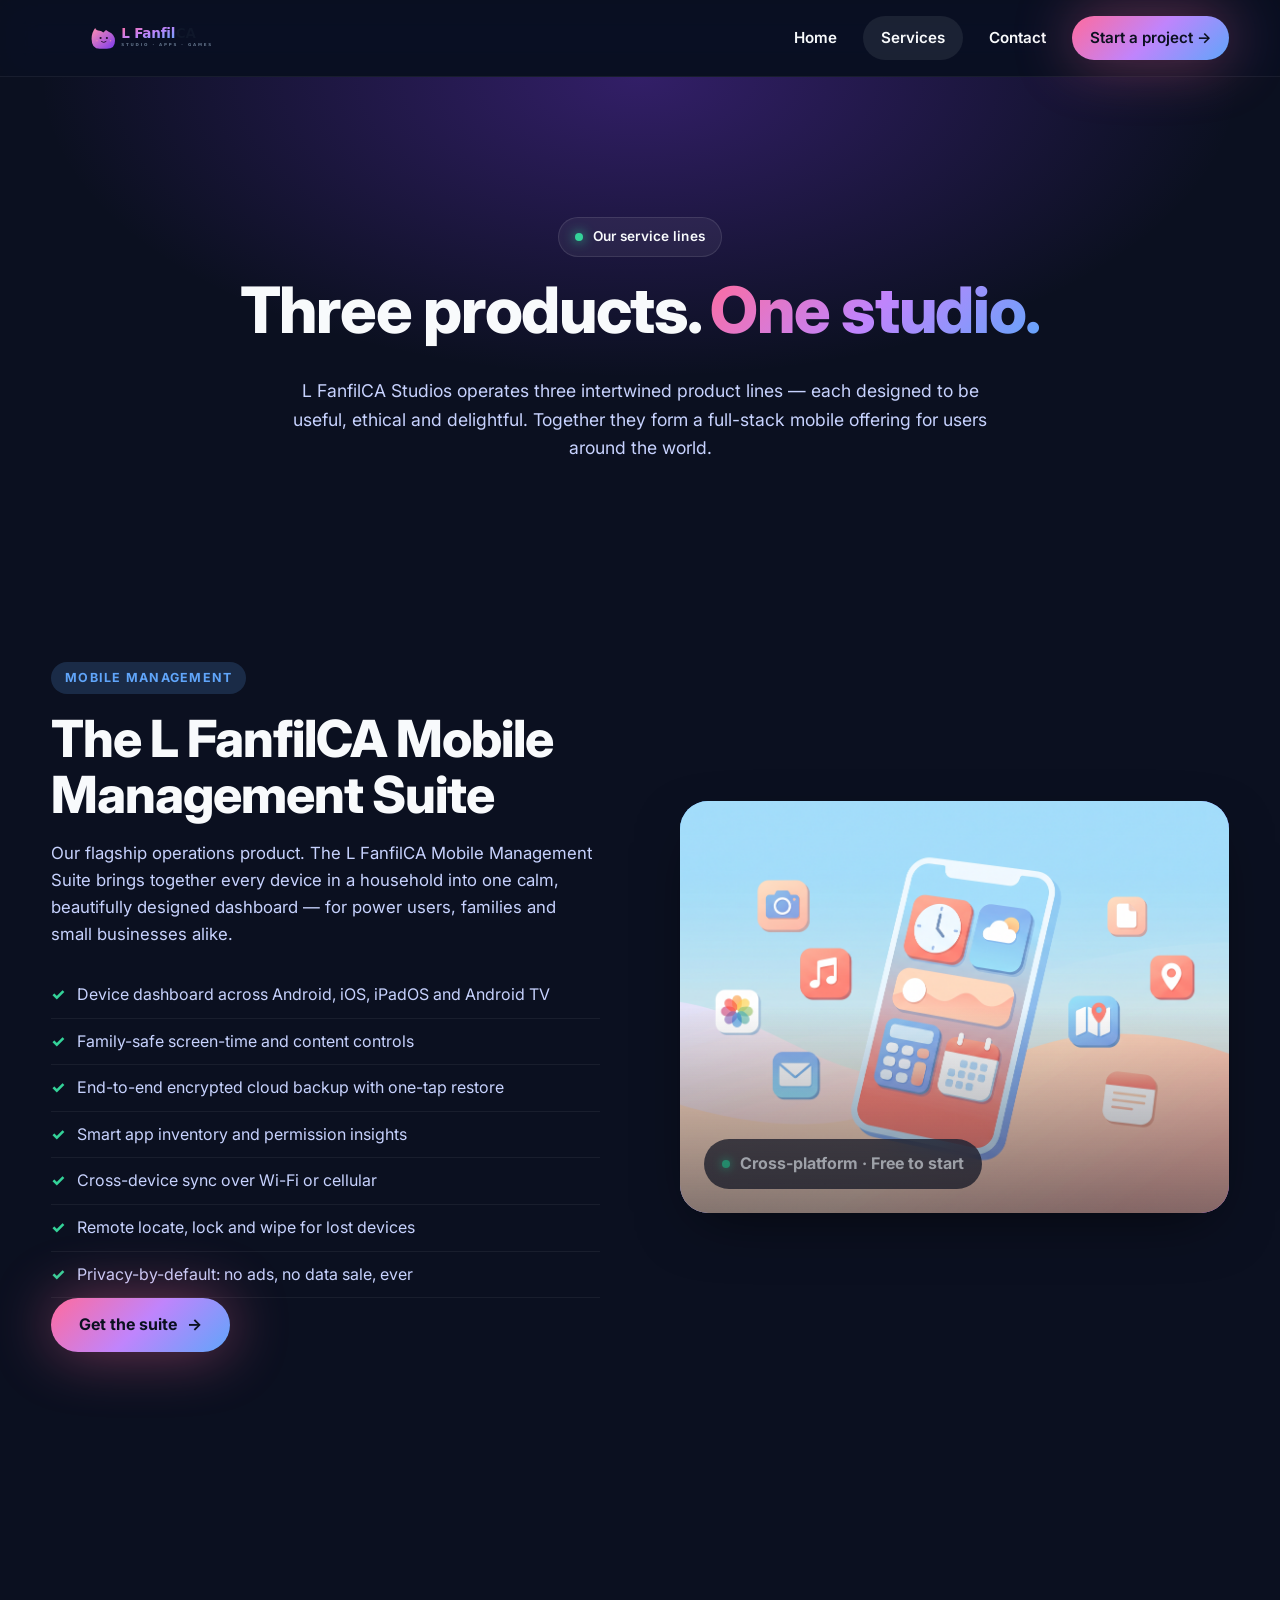
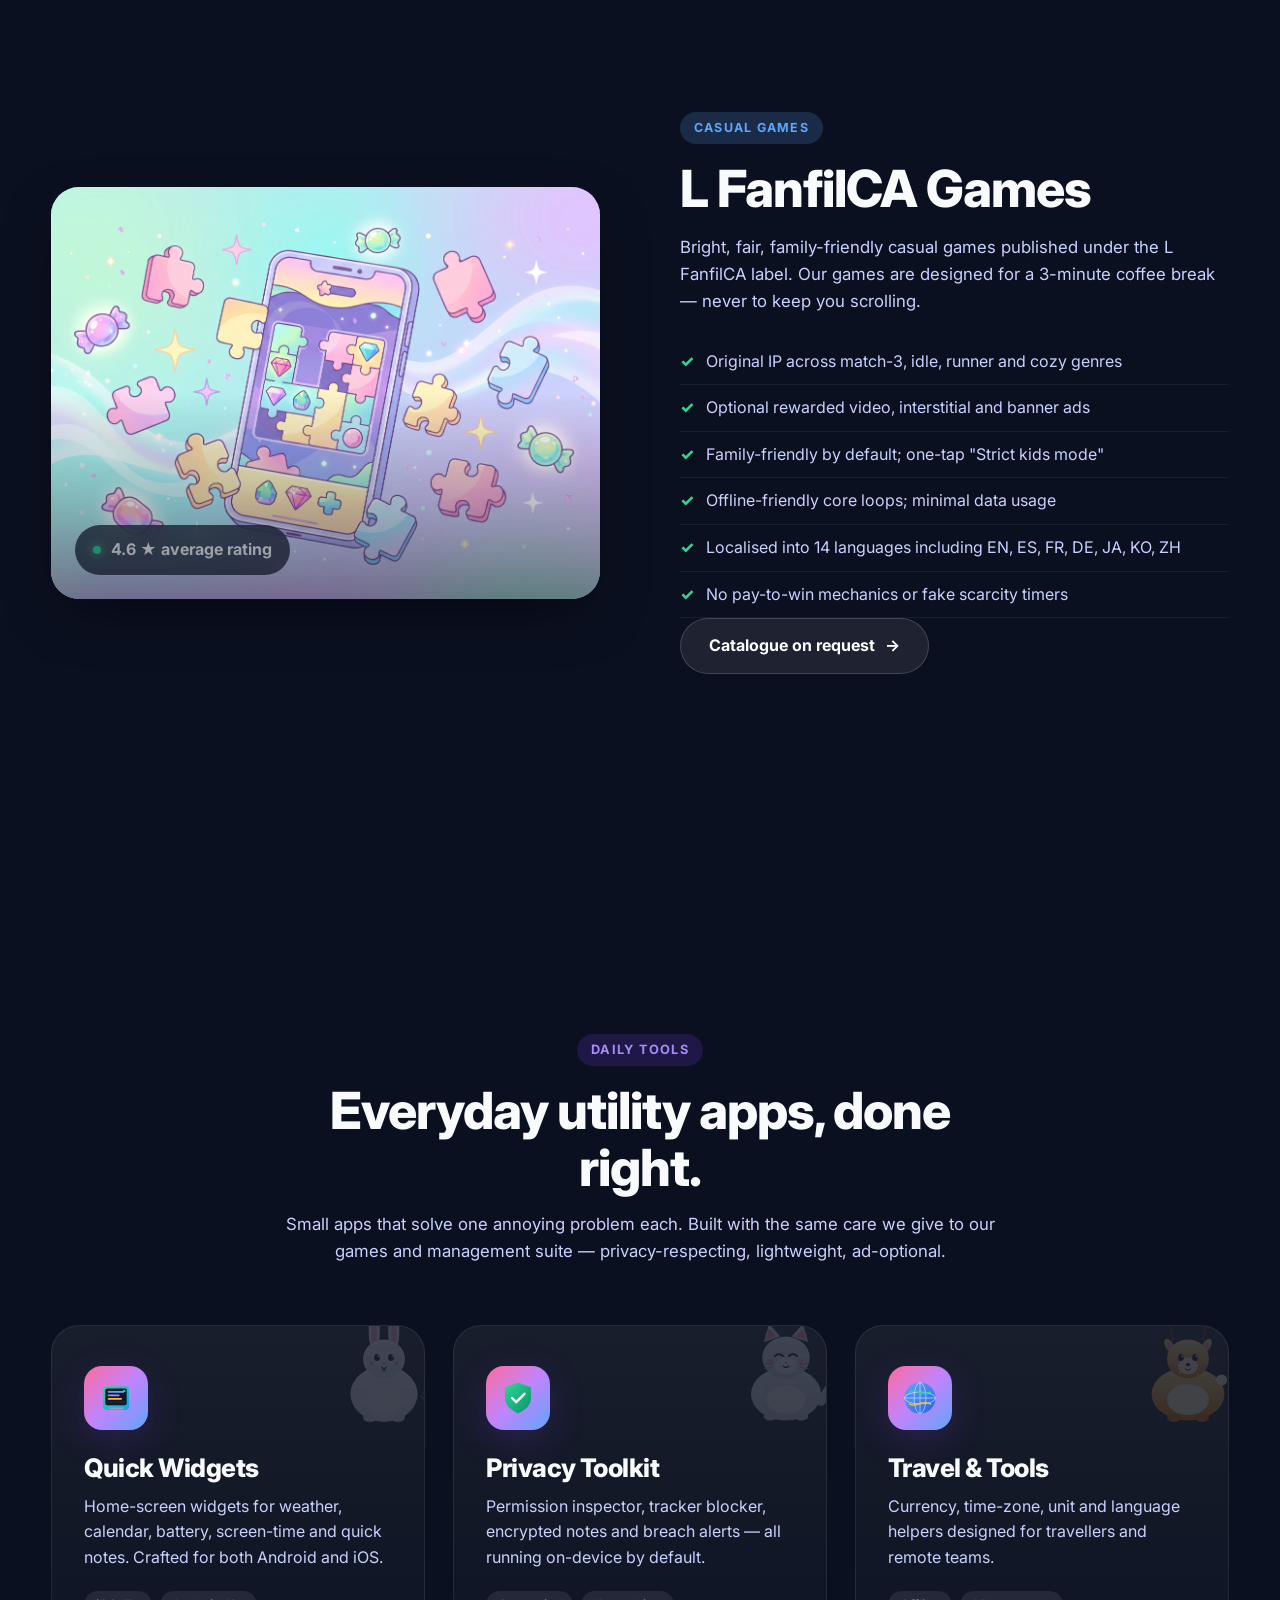
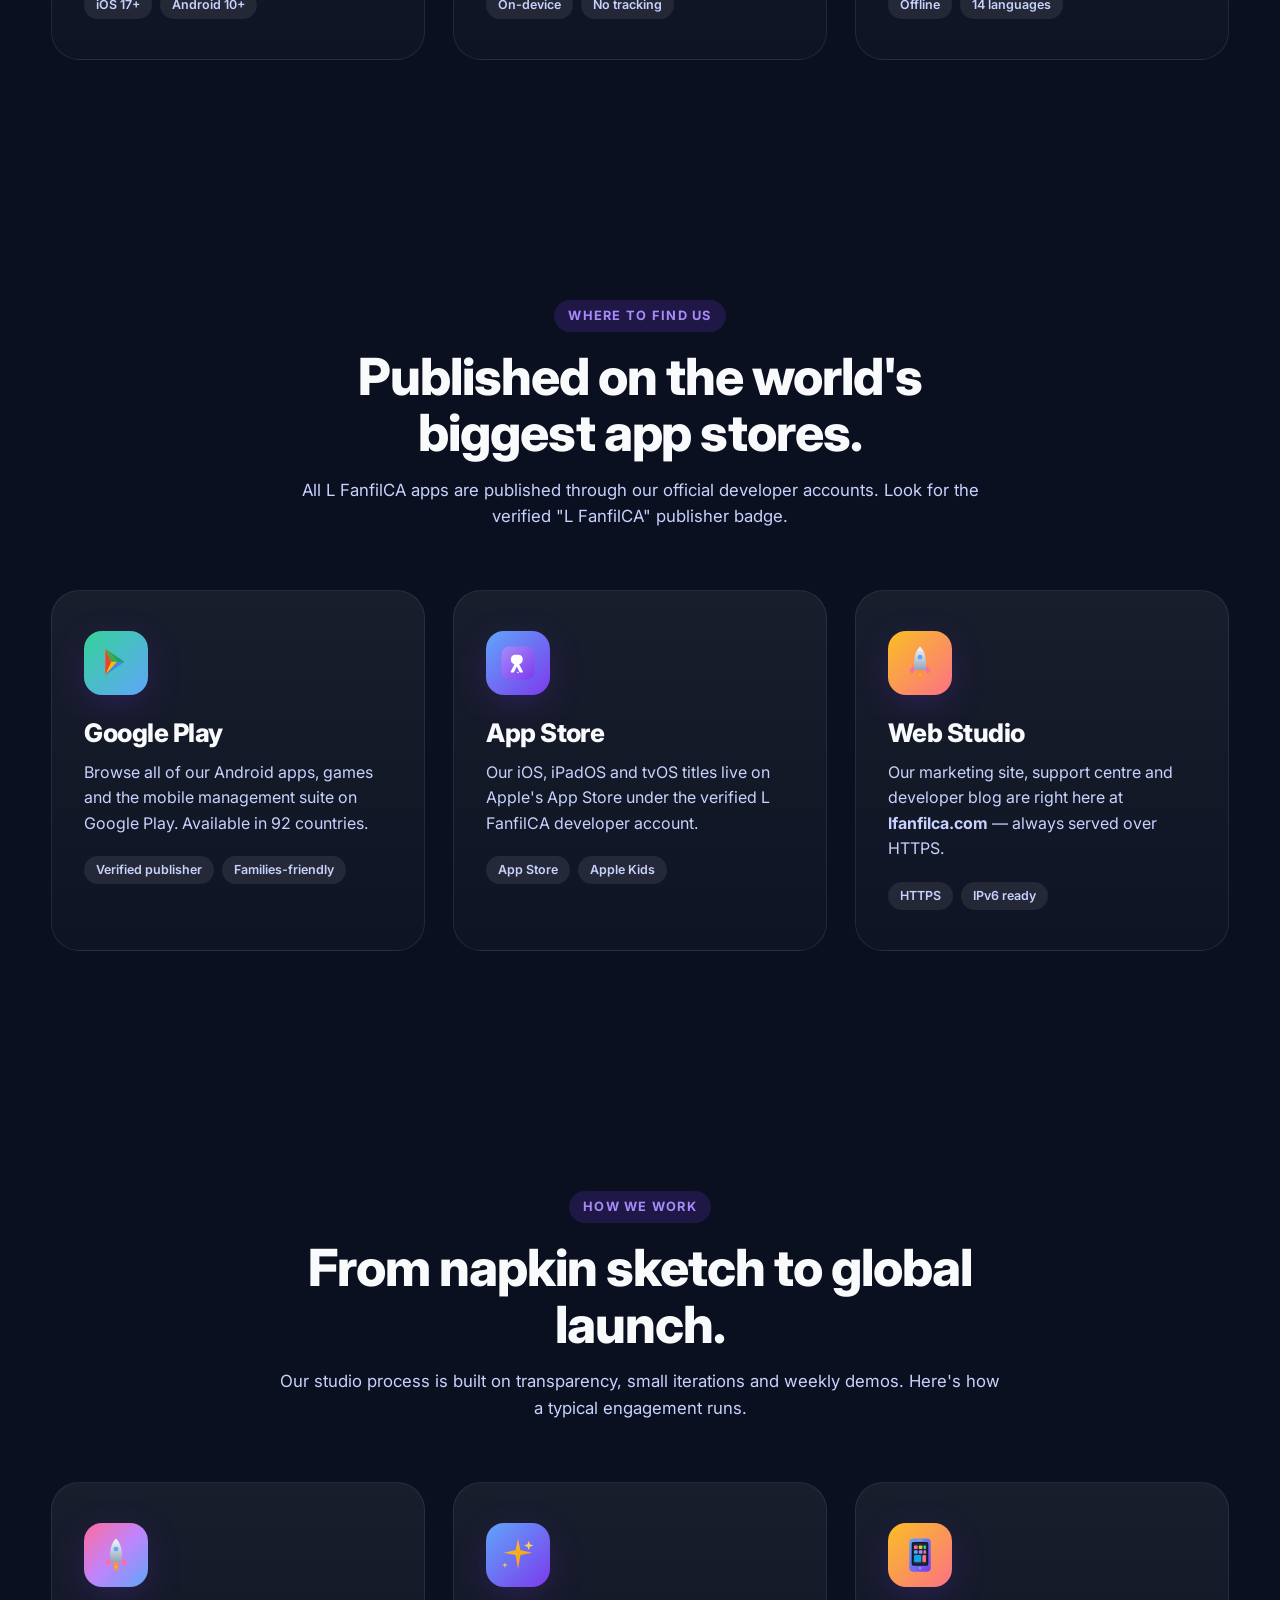
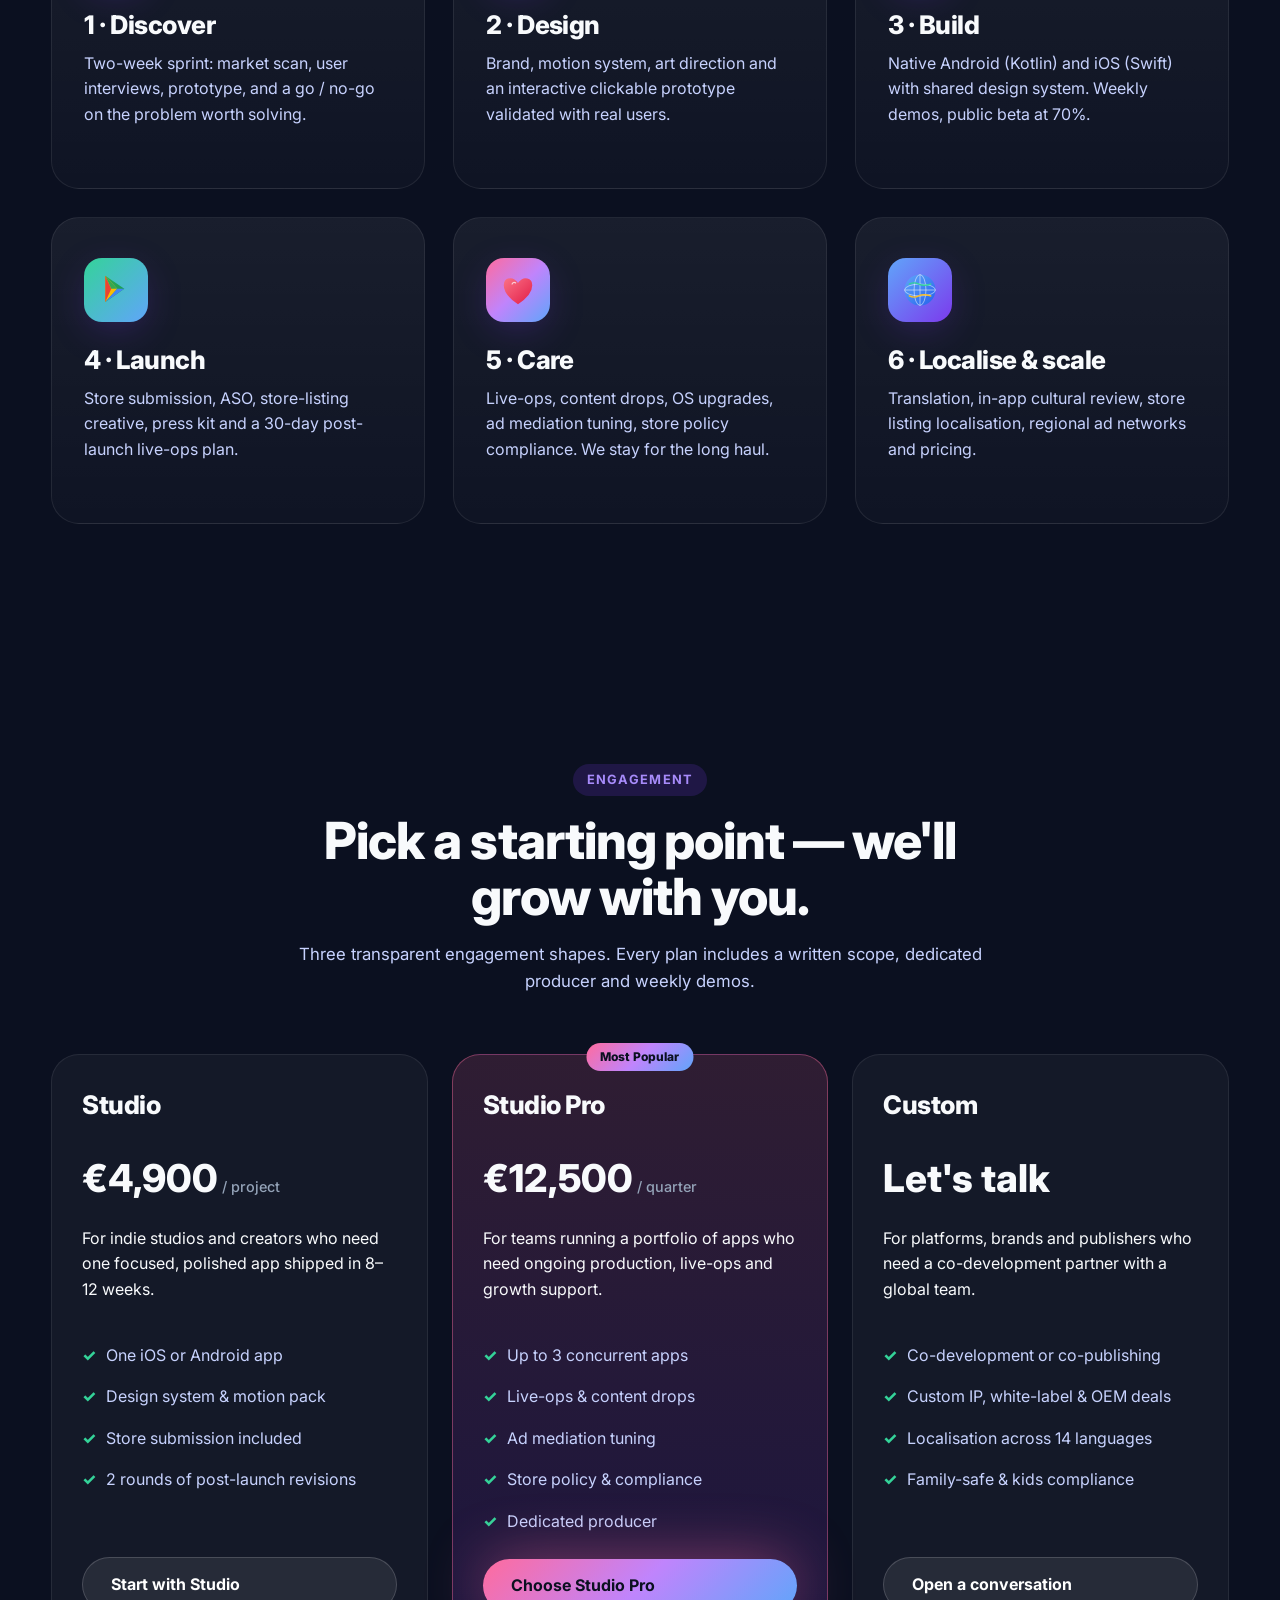
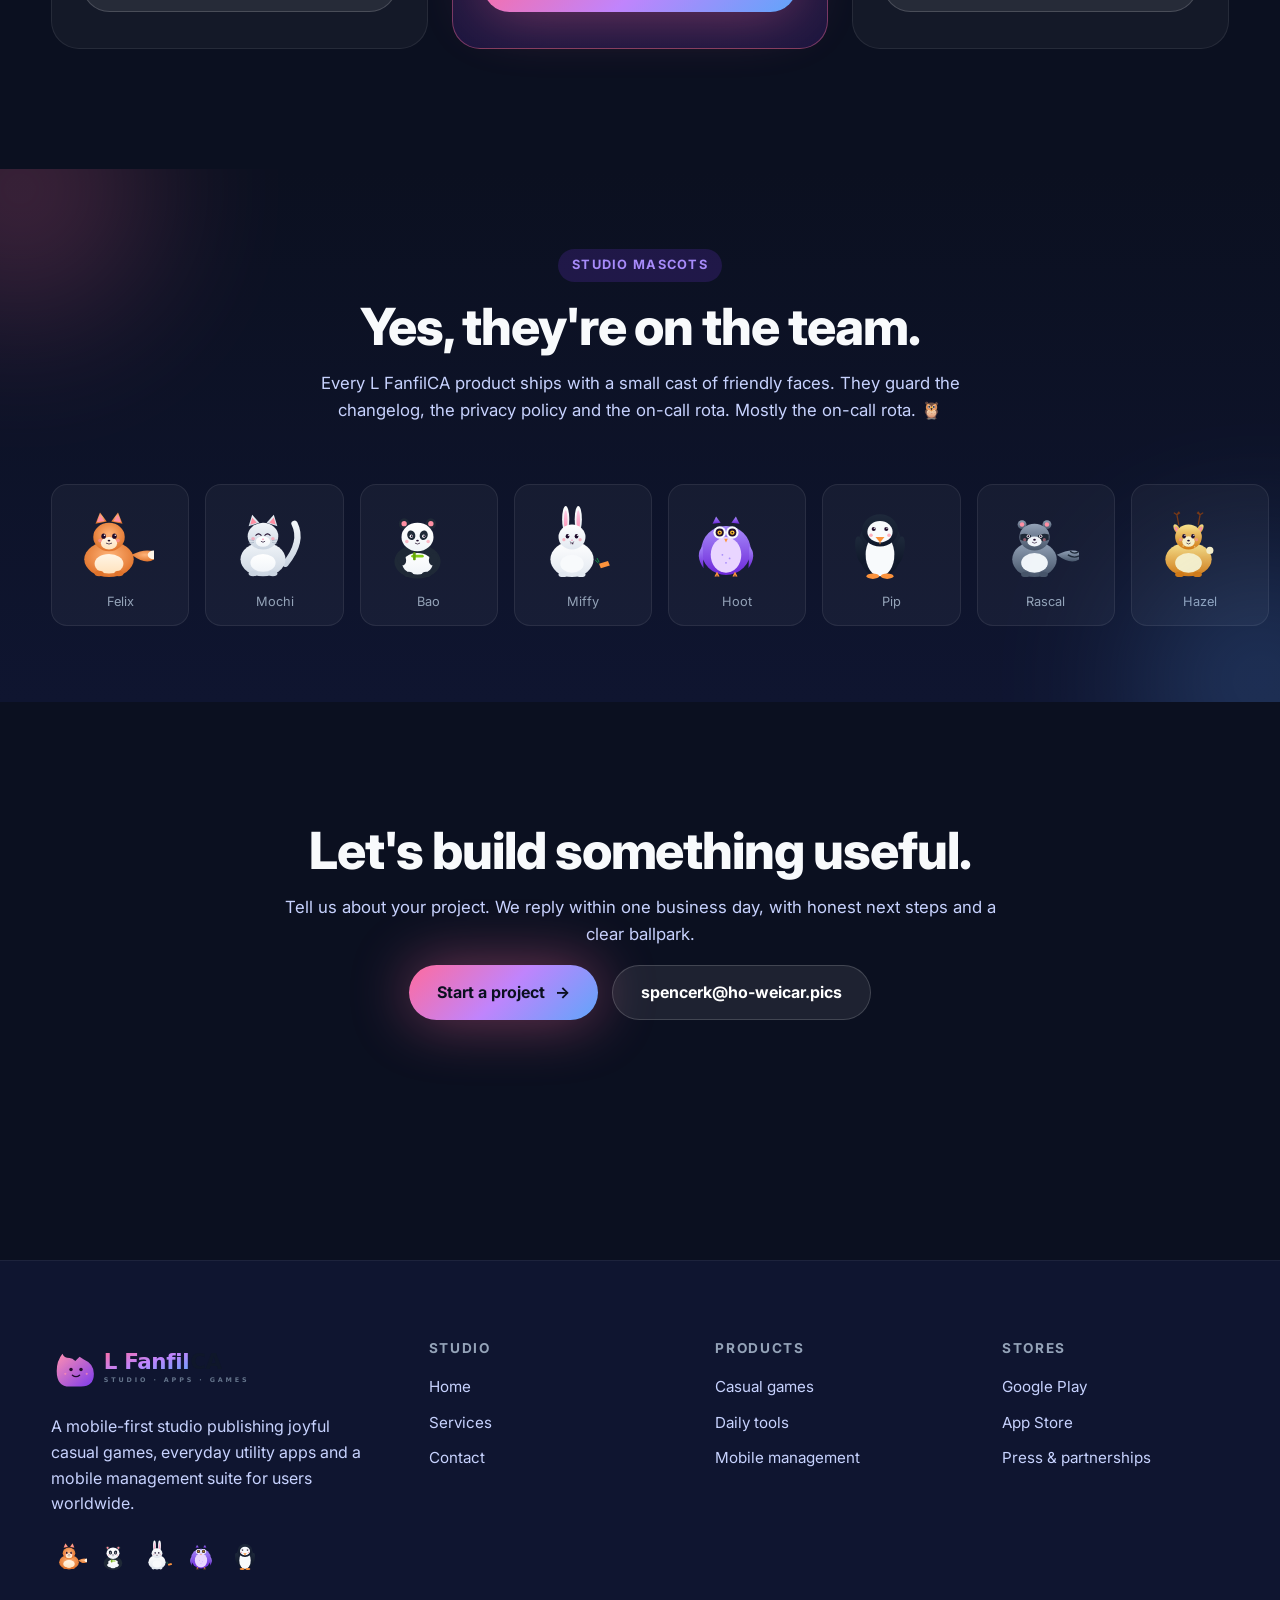
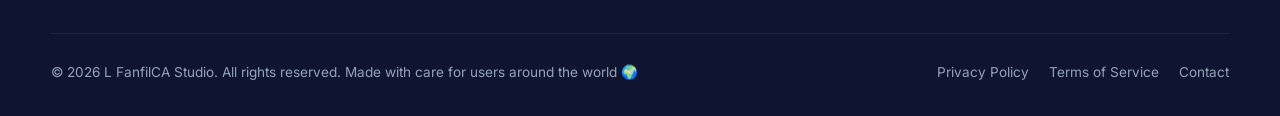
<file: services.html>
<!DOCTYPE html>
<html lang="en">
<head>
<meta charset="UTF-8" />
<meta name="viewport" content="width=device-width, initial-scale=1, viewport-fit=cover" />
<meta name="theme-color" content="#0B1020" />
<meta name="color-scheme" content="dark" />
<title>Services — L FanfilCA Mobile Studio</title>
<meta name="description" content="Explore the L FanfilCA service lines: casual mobile games, daily utility tools and a full mobile management suite, published on Google Play and the App Store." />
<meta name="keywords" content="L FanfilCA services, mobile game development, daily utility apps, mobile management app, Android, iOS, Google Play, App Store" />
<meta name="robots" content="index,follow,max-image-preview:large" />
<meta name="author" content="L FanfilCA Studio" />
<link rel="canonical" href="https://lfanfilca.com/services.html" />
<link rel="alternate" hreflang="en" href="https://lfanfilca.com/services.html" />
<link rel="alternate" hreflang="x-default" href="https://lfanfilca.com/services.html" />

<meta property="og:type" content="website" />
<meta property="og:site_name" content="L FanfilCA" />
<meta property="og:title" content="Services — L FanfilCA Mobile Studio" />
<meta property="og:description" content="Casual games, daily tools and a mobile management suite. Built for the world." />
<meta property="og:url" content="https://lfanfilca.com/services.html" />
<meta property="og:image" content="https://lfanfilca.com/images/og-cover.png" />
<meta property="og:locale" content="en_US" />
<meta name="twitter:card" content="summary_large_image" />
<meta name="twitter:title" content="Services — L FanfilCA Mobile Studio" />
<meta name="twitter:description" content="Casual games, daily tools and a mobile management suite." />

<link rel="icon" type="image/svg+xml" href="images/favicon.svg" />
<link rel="apple-touch-icon" href="images/favicon.svg" />
<link rel="preconnect" href="https://fonts.googleapis.com" />
<link rel="preconnect" href="https://fonts.gstatic.com" crossorigin />
<link href="https://fonts.googleapis.com/css2?family=Inter:wght@400;500;600;700;800;900&display=swap" rel="stylesheet" />
<link rel="stylesheet" href="css/style.css" />

<script type="application/ld+json">
{
  "@context": "https://schema.org",
  "@type": "WebPage",
  "name": "Services — L FanfilCA",
  "url": "https://lfanfilca.com/services.html",
  "inLanguage": "en",
  "isPartOf": { "@type": "WebSite", "name": "L FanfilCA", "url": "https://lfanfilca.com/" }
}
</script>
</head>
<body>
<a class="skip-link" href="#main">Skip to content</a>

<header class="nav" role="banner">
  <div class="nav-inner">
    <a class="nav-logo" href="/" aria-label="L FanfilCA home">
      <img src="images/logo.svg" alt="L FanfilCA" width="200" height="56" />
    </a>
    <button class="nav-burger" aria-expanded="false" aria-label="Toggle navigation" aria-controls="primary-nav">
      <span></span><span></span><span></span>
    </button>
    <nav class="nav-links" id="primary-nav" aria-label="Primary">
      <a href="/">Home</a>
      <a href="services.html" aria-current="page">Services</a>
      <a href="contact.html">Contact</a>
      <a class="nav-cta" href="contact.html#start">Start a project →</a>
    </nav>
  </div>
</header>

<main id="main">

<section class="page-header">
  <div class="container">
    <span class="hero-eyebrow" style="margin-bottom:18px;"><span class="dot"></span> Our service lines</span>
    <h1>Three products. <span class="grad">One studio.</span></h1>
    <p>L FanfilCA Studios operates three intertwined product lines — each designed to be useful, ethical and delightful. Together they form a full-stack mobile offering for users around the world.</p>
  </div>
</section>

<!-- ============ MANAGEMENT ============ -->
<section class="section" id="management" aria-labelledby="mgmt-title">
  <div class="container">
    <div class="showcase reveal">
      <div class="showcase-text">
        <span class="tag">Mobile Management</span>
        <h2 id="mgmt-title">The L FanfilCA Mobile Management Suite</h2>
        <p>Our flagship operations product. The L FanfilCA Mobile Management Suite brings together every device in a household into one calm, beautifully designed dashboard — for power users, families and small businesses alike.</p>
        <ul>
          <li>Device dashboard across Android, iOS, iPadOS and Android TV</li>
          <li>Family-safe screen-time and content controls</li>
          <li>End-to-end encrypted cloud backup with one-tap restore</li>
          <li>Smart app inventory and permission insights</li>
          <li>Cross-device sync over Wi-Fi or cellular</li>
          <li>Remote locate, lock and wipe for lost devices</li>
          <li>Privacy-by-default: no ads, no data sale, ever</li>
        </ul>
        <a class="btn btn-primary" href="contact.html#start">Get the suite <span class="arrow">→</span></a>
      </div>
      <div class="showcase-visual">
        <img src="images/hero-tools.png" alt="L FanfilCA Mobile Management Suite preview" loading="lazy" width="1200" height="800" />
        <div class="showcase-badge"><span class="dot"></span> Cross-platform · Free to start</div>
      </div>
    </div>
  </div>
</section>

<!-- ============ GAMES ============ -->
<section class="section" id="games" aria-labelledby="games-title">
  <div class="container">
    <div class="showcase flip reveal">
      <div class="showcase-text">
        <span class="tag">Casual Games</span>
        <h2 id="games-title">L FanfilCA Games</h2>
        <p>Bright, fair, family-friendly casual games published under the L FanfilCA label. Our games are designed for a 3-minute coffee break — never to keep you scrolling.</p>
        <ul>
          <li>Original IP across match-3, idle, runner and cozy genres</li>
          <li>Optional rewarded video, interstitial and banner ads</li>
          <li>Family-friendly by default; one-tap "Strict kids mode"</li>
          <li>Offline-friendly core loops; minimal data usage</li>
          <li>Localised into 14 languages including EN, ES, FR, DE, JA, KO, ZH</li>
          <li>No pay-to-win mechanics or fake scarcity timers</li>
        </ul>
        <a class="btn btn-ghost" href="contact.html#start">Catalogue on request <span class="arrow">→</span></a>
      </div>
      <div class="showcase-visual">
        <img src="images/hero-games.png" alt="L FanfilCA casual games preview" loading="lazy" width="1200" height="800" />
        <div class="showcase-badge"><span class="dot"></span> 4.6 ★ average rating</div>
      </div>
    </div>
  </div>
</section>

<!-- ============ TOOLS ============ -->
<section class="section" id="tools" aria-labelledby="tools-title">
  <div class="container">
    <div class="section-head reveal">
      <span class="tag">Daily Tools</span>
      <h2 id="tools-title">Everyday utility apps, done right.</h2>
      <p>Small apps that solve one annoying problem each. Built with the same care we give to our games and management suite — privacy-respecting, lightweight, ad-optional.</p>
    </div>

    <div class="services-grid reveal-stagger">
      <article class="service-card">
        <img class="corner-deco" src="images/animals/rabbit.svg" alt="" />
        <div class="icon-wrap"><img src="images/icons/icon-tool.svg" alt="Tools icon" /></div>
        <h3>Quick Widgets</h3>
        <p>Home-screen widgets for weather, calendar, battery, screen-time and quick notes. Crafted for both Android and iOS.</p>
        <div class="pill-row"><span class="pill">iOS 17+</span><span class="pill">Android 10+</span></div>
      </article>
      <article class="service-card">
        <img class="corner-deco" src="images/animals/cat.svg" alt="" />
        <div class="icon-wrap"><img src="images/icons/icon-shield.svg" alt="Privacy icon" /></div>
        <h3>Privacy Toolkit</h3>
        <p>Permission inspector, tracker blocker, encrypted notes and breach alerts — all running on-device by default.</p>
        <div class="pill-row"><span class="pill">On-device</span><span class="pill">No tracking</span></div>
      </article>
      <article class="service-card">
        <img class="corner-deco" src="images/animals/deer.svg" alt="" />
        <div class="icon-wrap"><img src="images/icons/icon-globe.svg" alt="Globe icon" /></div>
        <h3>Travel &amp; Tools</h3>
        <p>Currency, time-zone, unit and language helpers designed for travellers and remote teams.</p>
        <div class="pill-row"><span class="pill">Offline</span><span class="pill">14 languages</span></div>
      </article>
    </div>
  </div>
</section>

<!-- ============ STORES ============ -->
<section class="section" aria-labelledby="stores-title">
  <div class="container">
    <div class="section-head reveal">
      <span class="tag">Where to find us</span>
      <h2 id="stores-title">Published on the world's biggest app stores.</h2>
      <p>All L FanfilCA apps are published through our official developer accounts. Look for the verified "L FanfilCA" publisher badge.</p>
    </div>

    <div class="services-grid reveal-stagger">
      <a class="service-card" href="https://play.google.com/store/apps/dev?id=lfanfilca" rel="noopener noreferrer" target="_blank" aria-label="L FanfilCA on Google Play">
        <div class="icon-wrap" style="background: var(--grad-mint);"><img src="images/icons/icon-googleplay.svg" alt="Google Play" /></div>
        <h3>Google Play</h3>
        <p>Browse all of our Android apps, games and the mobile management suite on Google Play. Available in 92 countries.</p>
        <div class="pill-row"><span class="pill">Verified publisher</span><span class="pill">Families-friendly</span></div>
      </a>
      <a class="service-card" href="https://apps.apple.com/developer/l-fanfilca/" rel="noopener noreferrer" target="_blank" aria-label="L FanfilCA on the App Store">
        <div class="icon-wrap" style="background: var(--grad-cool);"><img src="images/icons/icon-appstore.svg" alt="App Store" /></div>
        <h3>App Store</h3>
        <p>Our iOS, iPadOS and tvOS titles live on Apple's App Store under the verified L FanfilCA developer account.</p>
        <div class="pill-row"><span class="pill">App Store</span><span class="pill">Apple Kids</span></div>
      </a>
      <div class="service-card">
        <div class="icon-wrap" style="background: var(--grad-warm);"><img src="images/icons/icon-rocket.svg" alt="Web" /></div>
        <h3>Web Studio</h3>
        <p>Our marketing site, support centre and developer blog are right here at <strong>lfanfilca.com</strong> — always served over HTTPS.</p>
        <div class="pill-row"><span class="pill">HTTPS</span><span class="pill">IPv6 ready</span></div>
      </div>
    </div>
  </div>
</section>

<!-- ============ PROCESS ============ -->
<section class="section" aria-labelledby="process-title">
  <div class="container">
    <div class="section-head reveal">
      <span class="tag">How we work</span>
      <h2 id="process-title">From napkin sketch to global launch.</h2>
      <p>Our studio process is built on transparency, small iterations and weekly demos. Here's how a typical engagement runs.</p>
    </div>

    <div class="services-grid reveal-stagger">
      <article class="service-card">
        <div class="icon-wrap"><img src="images/icons/icon-rocket.svg" alt="Discover" /></div>
        <h3>1 · Discover</h3>
        <p>Two-week sprint: market scan, user interviews, prototype, and a go / no-go on the problem worth solving.</p>
      </article>
      <article class="service-card">
        <div class="icon-wrap" style="background: var(--grad-cool);"><img src="images/icons/icon-sparkle.svg" alt="Design" /></div>
        <h3>2 · Design</h3>
        <p>Brand, motion system, art direction and an interactive clickable prototype validated with real users.</p>
      </article>
      <article class="service-card">
        <div class="icon-wrap" style="background: var(--grad-warm);"><img src="images/icons/icon-mobile.svg" alt="Build" /></div>
        <h3>3 · Build</h3>
        <p>Native Android (Kotlin) and iOS (Swift) with shared design system. Weekly demos, public beta at 70%.</p>
      </article>
      <article class="service-card">
        <div class="icon-wrap" style="background: var(--grad-mint);"><img src="images/icons/icon-googleplay.svg" alt="Launch" /></div>
        <h3>4 · Launch</h3>
        <p>Store submission, ASO, store-listing creative, press kit and a 30-day post-launch live-ops plan.</p>
      </article>
      <article class="service-card">
        <div class="icon-wrap"><img src="images/icons/icon-heart.svg" alt="Care" /></div>
        <h3>5 · Care</h3>
        <p>Live-ops, content drops, OS upgrades, ad mediation tuning, store policy compliance. We stay for the long haul.</p>
      </article>
      <article class="service-card">
        <div class="icon-wrap" style="background: var(--grad-cool);"><img src="images/icons/icon-globe.svg" alt="Localize" /></div>
        <h3>6 · Localise &amp; scale</h3>
        <p>Translation, in-app cultural review, store listing localisation, regional ad networks and pricing.</p>
      </article>
    </div>
  </div>
</section>

<!-- ============ PRICING ============ -->
<section class="section" aria-labelledby="pricing-title">
  <div class="container">
    <div class="section-head reveal">
      <span class="tag">Engagement</span>
      <h2 id="pricing-title">Pick a starting point — we'll grow with you.</h2>
      <p>Three transparent engagement shapes. Every plan includes a written scope, dedicated producer and weekly demos.</p>
    </div>
    <div class="plans reveal-stagger">
      <article class="plan">
        <h3>Studio</h3>
        <div class="price">€4,900<small> / project</small></div>
        <p>For indie studios and creators who need one focused, polished app shipped in 8–12 weeks.</p>
        <ul>
          <li>One iOS or Android app</li>
          <li>Design system &amp; motion pack</li>
          <li>Store submission included</li>
          <li>2 rounds of post-launch revisions</li>
        </ul>
        <a class="btn btn-ghost plan-cta" href="contact.html#start">Start with Studio</a>
      </article>
      <article class="plan featured">
        <h3>Studio Pro</h3>
        <div class="price">€12,500<small> / quarter</small></div>
        <p>For teams running a portfolio of apps who need ongoing production, live-ops and growth support.</p>
        <ul>
          <li>Up to 3 concurrent apps</li>
          <li>Live-ops &amp; content drops</li>
          <li>Ad mediation tuning</li>
          <li>Store policy &amp; compliance</li>
          <li>Dedicated producer</li>
        </ul>
        <a class="btn btn-primary plan-cta" href="contact.html#start">Choose Studio Pro</a>
      </article>
      <article class="plan">
        <h3>Custom</h3>
        <div class="price">Let's talk<small></small></div>
        <p>For platforms, brands and publishers who need a co-development partner with a global team.</p>
        <ul>
          <li>Co-development or co-publishing</li>
          <li>Custom IP, white-label &amp; OEM deals</li>
          <li>Localisation across 14 languages</li>
          <li>Family-safe &amp; kids compliance</li>
        </ul>
        <a class="btn btn-ghost plan-cta" href="contact.html#start">Open a conversation</a>
      </article>
    </div>
  </div>
</section>

<!-- ============ ANIMAL BAND ============ -->
<section class="animal-band" aria-label="Studio mascots">
  <div class="container">
    <div class="section-head reveal">
      <span class="tag">Studio mascots</span>
      <h2>Yes, they're on the team.</h2>
      <p>Every L FanfilCA product ships with a small cast of friendly faces. They guard the changelog, the privacy policy and the on-call rota. Mostly the on-call rota. 🦉</p>
    </div>
    <div class="animal-row reveal-stagger">
      <div class="animal-card"><div><img src="images/animals/fox.svg" alt="Fox" /></div><div class="lbl">Felix</div></div>
      <div class="animal-card"><div><img src="images/animals/cat.svg" alt="Cat" /></div><div class="lbl">Mochi</div></div>
      <div class="animal-card"><div><img src="images/animals/panda.svg" alt="Panda" /></div><div class="lbl">Bao</div></div>
      <div class="animal-card"><div><img src="images/animals/rabbit.svg" alt="Rabbit" /></div><div class="lbl">Miffy</div></div>
      <div class="animal-card"><div><img src="images/animals/owl.svg" alt="Owl" /></div><div class="lbl">Hoot</div></div>
      <div class="animal-card"><div><img src="images/animals/penguin.svg" alt="Penguin" /></div><div class="lbl">Pip</div></div>
      <div class="animal-card"><div><img src="images/animals/raccoon.svg" alt="Raccoon" /></div><div class="lbl">Rascal</div></div>
      <div class="animal-card"><div><img src="images/animals/deer.svg" alt="Deer" /></div><div class="lbl">Hazel</div></div>
    </div>
  </div>
</section>

<!-- ============ CTA ============ -->
<section class="section" aria-label="Get in touch">
  <div class="container">
    <div class="section-head reveal" id="start">
      <h2>Let's build something useful.</h2>
      <p>Tell us about your project. We reply within one business day, with honest next steps and a clear ballpark.</p>
      <div class="hero-actions" style="justify-content:center;">
        <a class="btn btn-primary" href="contact.html">Start a project <span class="arrow">→</span></a>
        <a class="btn btn-ghost" href="mailto:spencerk@ho-weicar.pics">spencerk@ho-weicar.pics</a>
      </div>
    </div>
  </div>
</section>

</main>

<footer class="footer" role="contentinfo">
  <div class="container">
    <div class="footer-grid">
      <div class="footer-brand">
        <img src="images/logo.svg" alt="L FanfilCA" width="200" height="56" />
        <p>A mobile-first studio publishing joyful casual games, everyday utility apps and a mobile management suite for users worldwide.</p>
        <div class="footer-animal-row" aria-hidden="true">
          <img src="images/animals/fox.svg" alt="" />
          <img src="images/animals/panda.svg" alt="" />
          <img src="images/animals/rabbit.svg" alt="" />
          <img src="images/animals/owl.svg" alt="" />
          <img src="images/animals/penguin.svg" alt="" />
        </div>
      </div>
      <div>
        <h4>Studio</h4>
        <ul>
          <li><a href="/">Home</a></li>
          <li><a href="services.html">Services</a></li>
          <li><a href="contact.html">Contact</a></li>
        </ul>
      </div>
      <div>
        <h4>Products</h4>
        <ul>
          <li><a href="services.html#games">Casual games</a></li>
          <li><a href="services.html#tools">Daily tools</a></li>
          <li><a href="services.html#management">Mobile management</a></li>
        </ul>
      </div>
      <div>
        <h4>Stores</h4>
        <ul>
          <li><a href="https://play.google.com" rel="noopener noreferrer" target="_blank">Google Play</a></li>
          <li><a href="https://www.apple.com/app-store/" rel="noopener noreferrer" target="_blank">App Store</a></li>
          <li><a href="contact.html">Press &amp; partnerships</a></li>
        </ul>
      </div>
    </div>
    <div class="footer-bottom">
      <div>© <span data-year>2026</span> L FanfilCA Studio. All rights reserved. Made with care for users around the world 🌍</div>
      <div class="legal-links">
        <a href="privacy.html">Privacy Policy</a>
        <a href="terms.html">Terms of Service</a>
        <a href="contact.html">Contact</a>
      </div>
    </div>
  </div>
</footer>

<script src="js/app.js" defer></script>
</body>
</html>
</file>
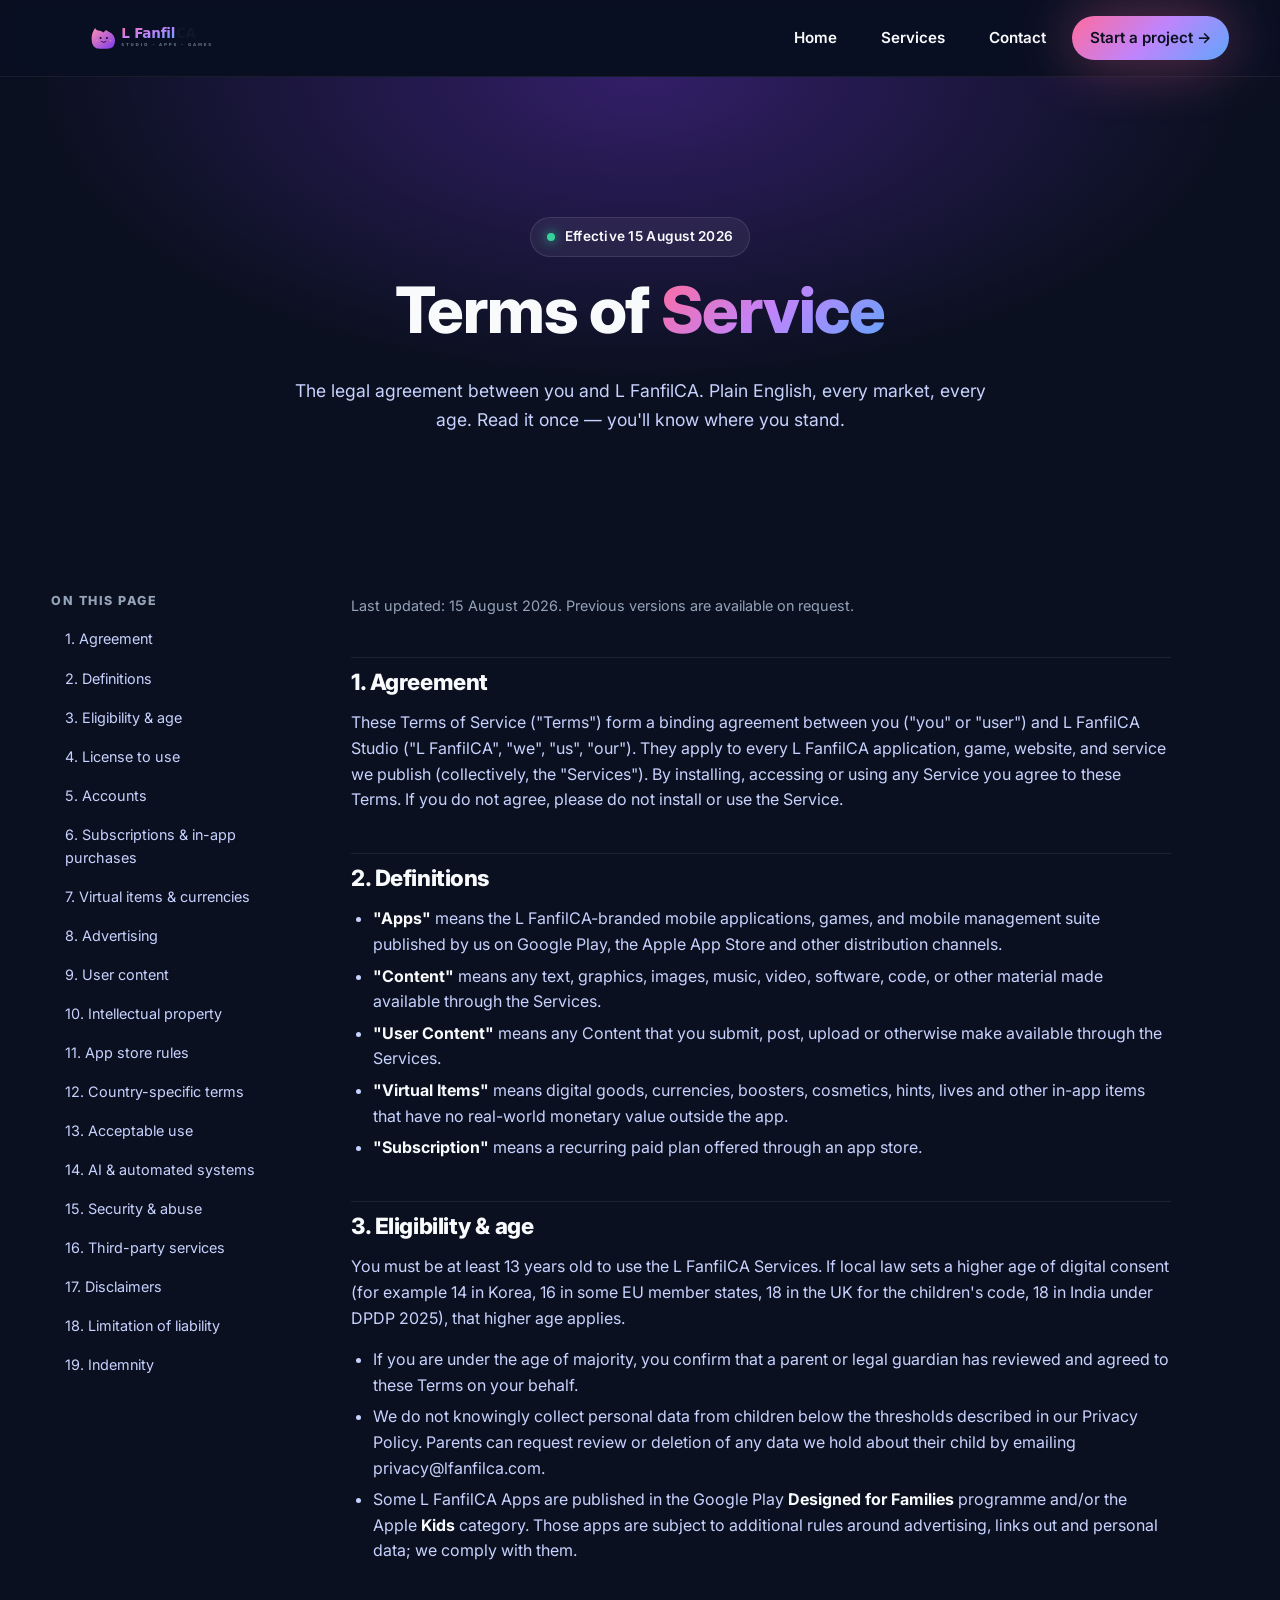
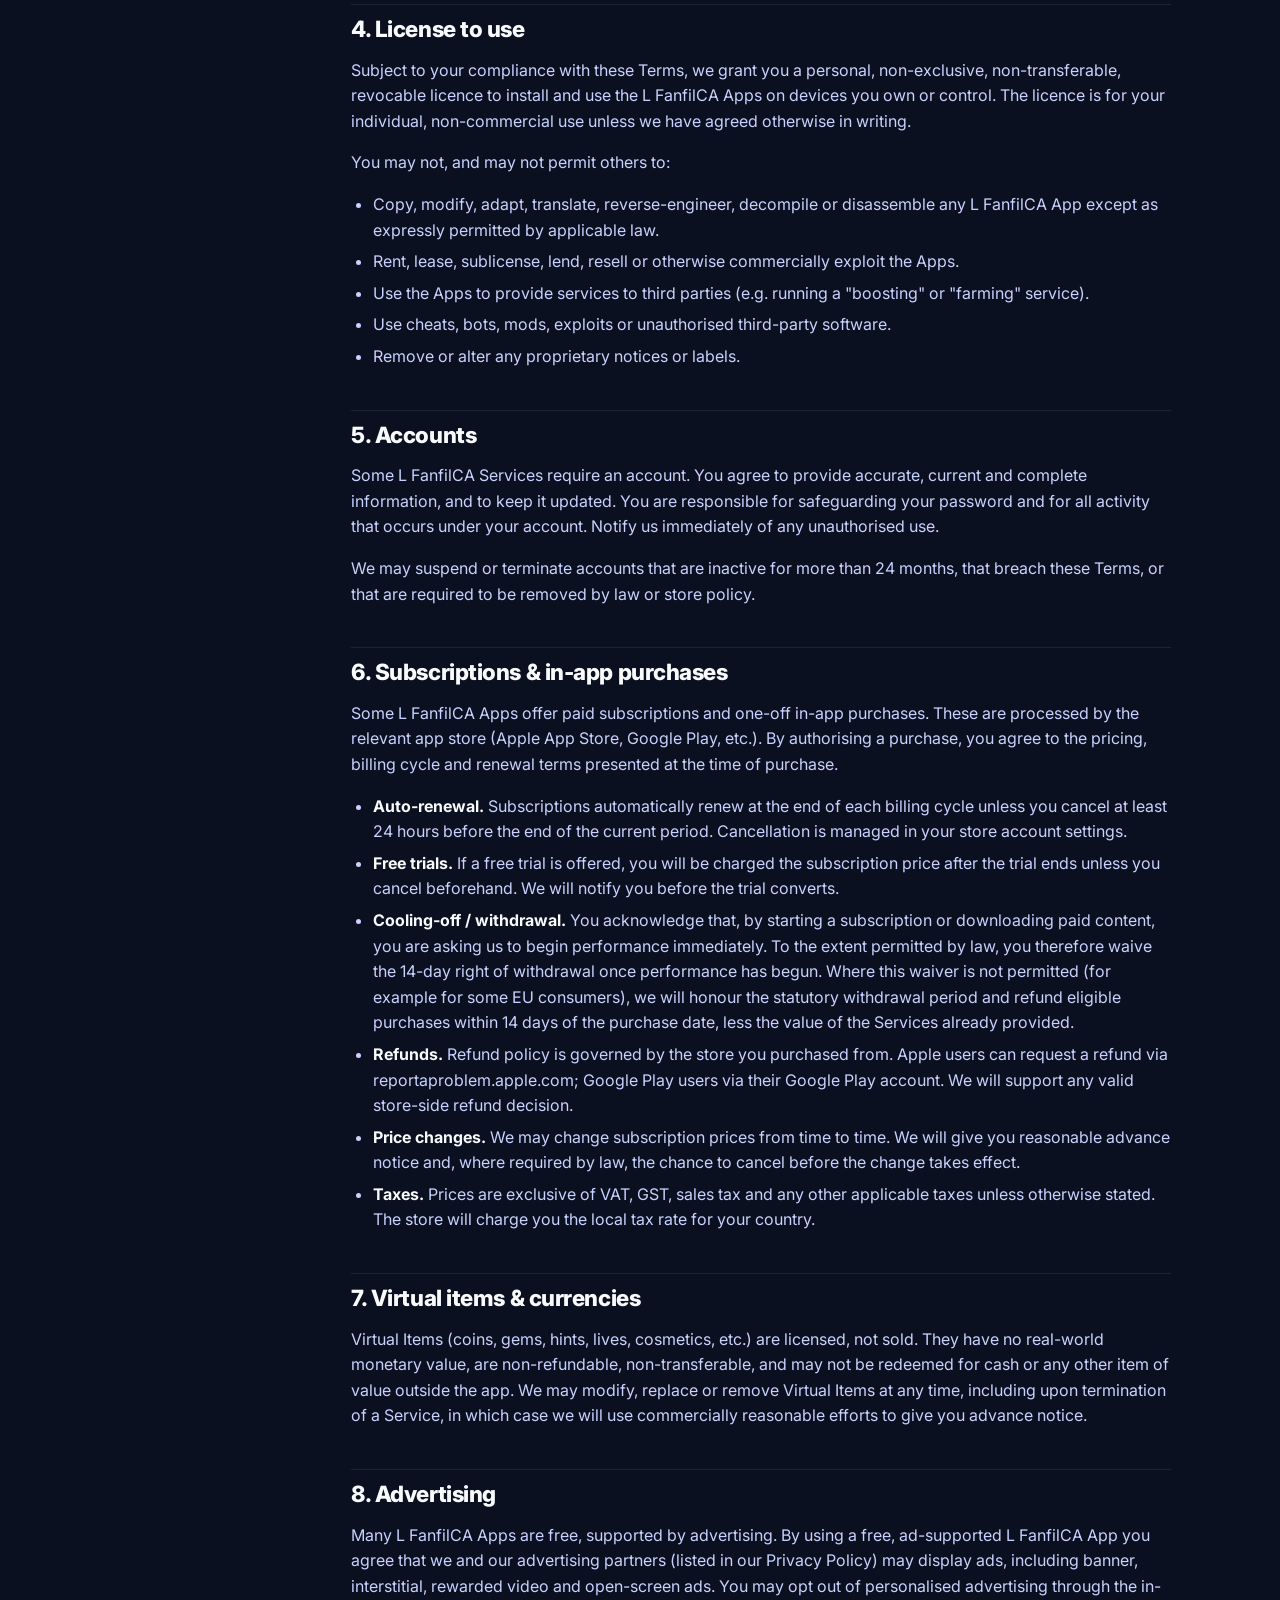
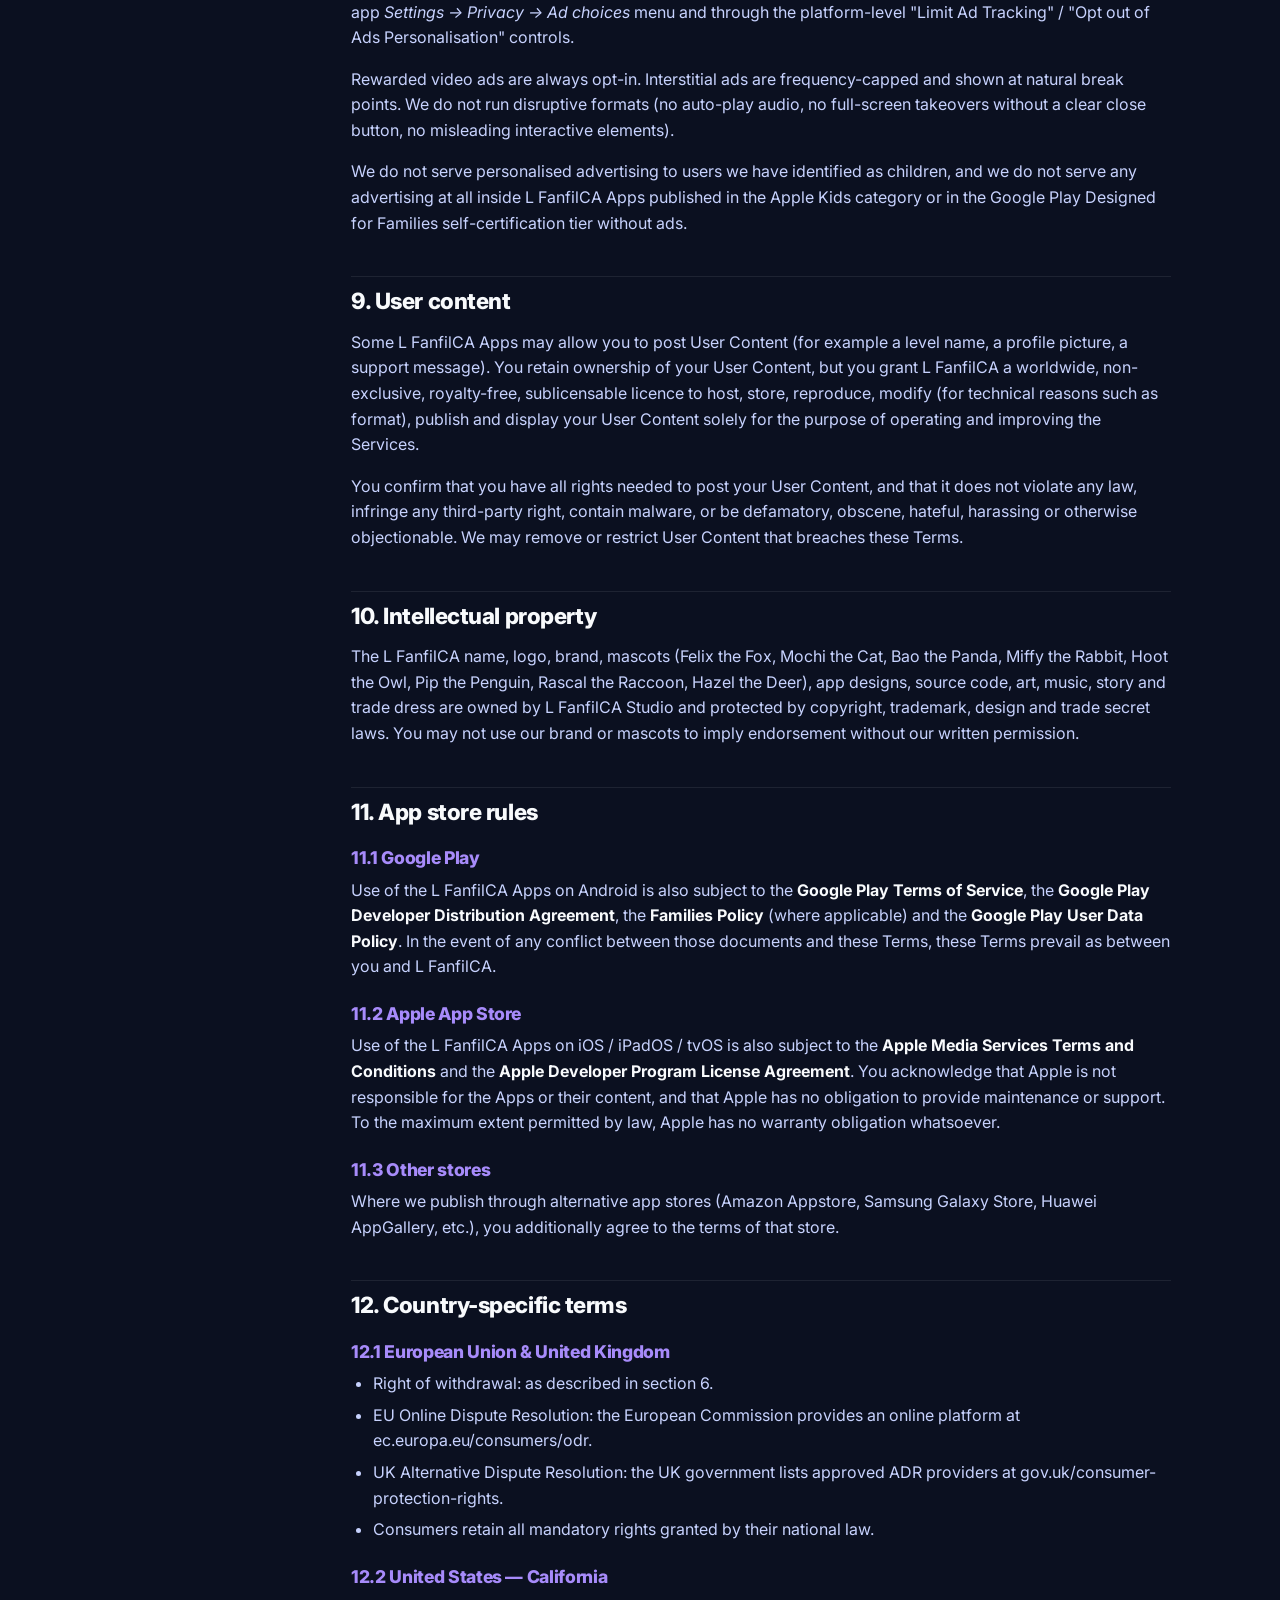
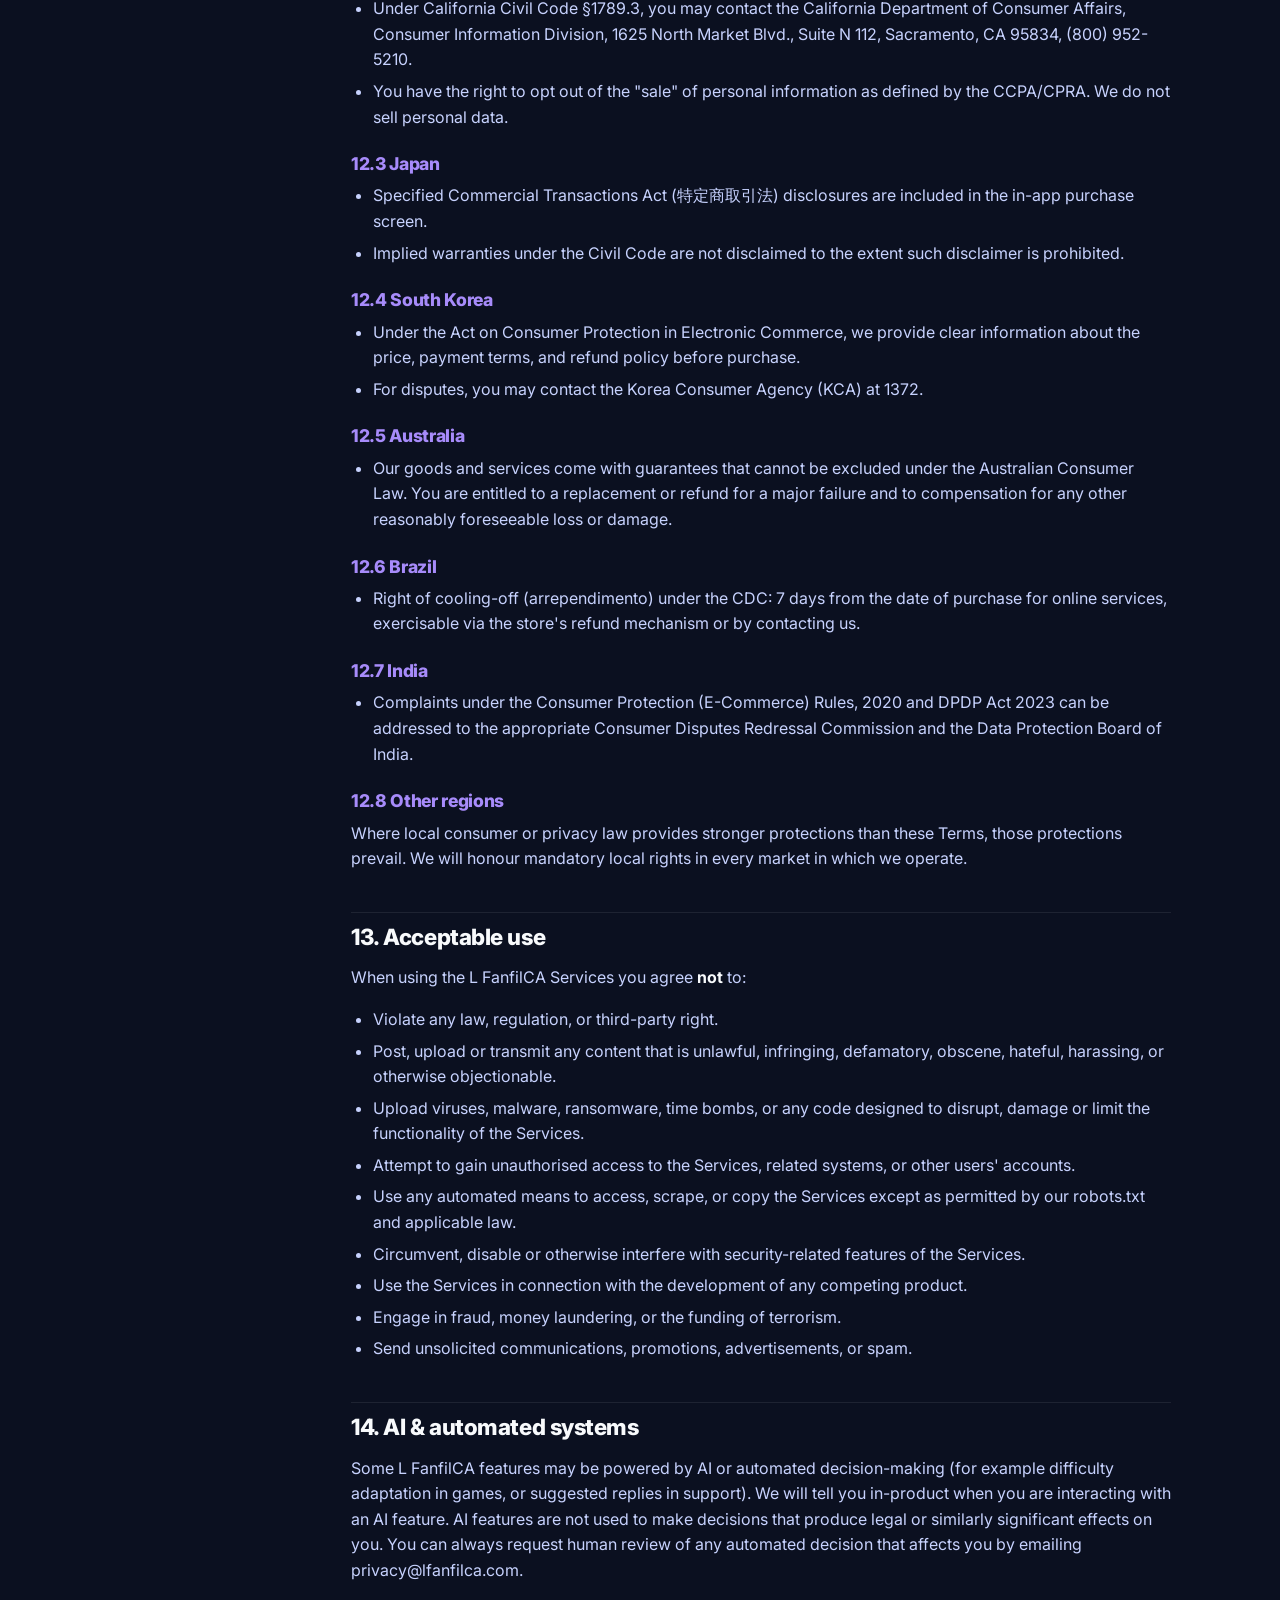
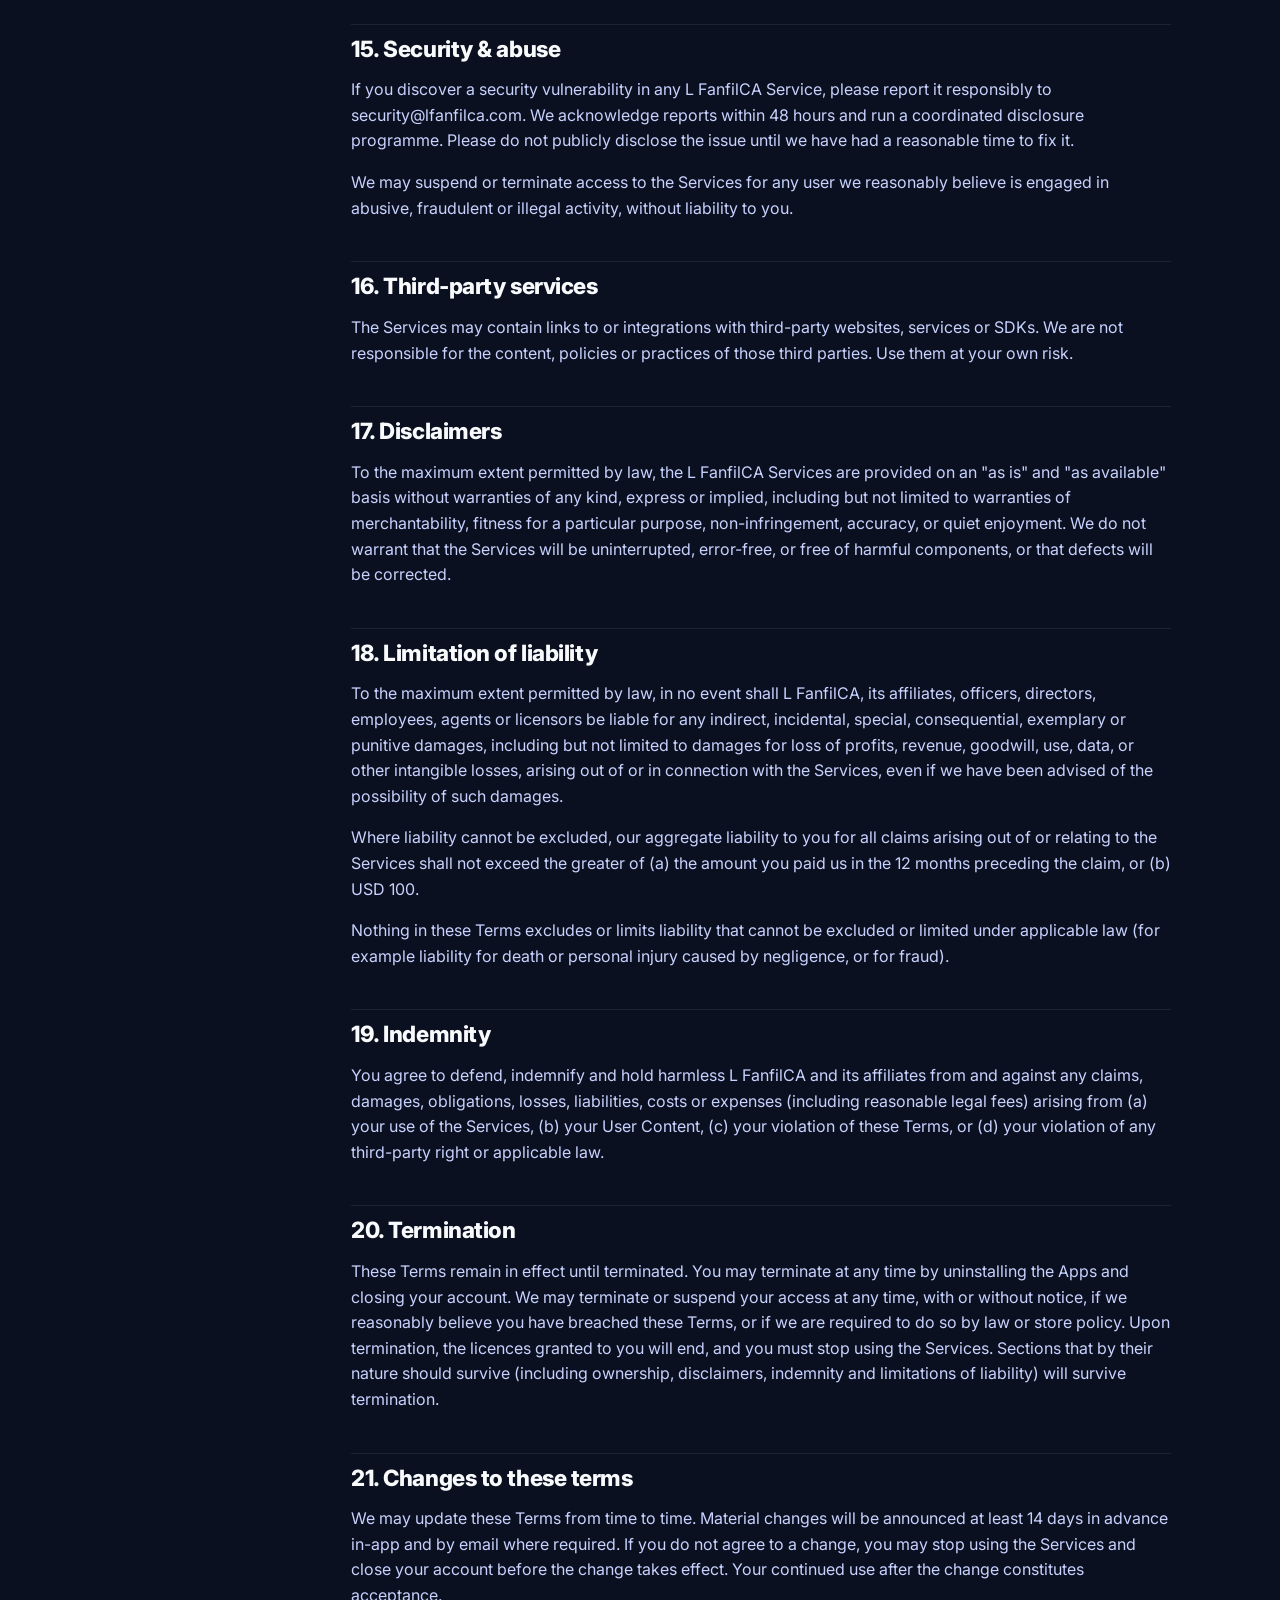
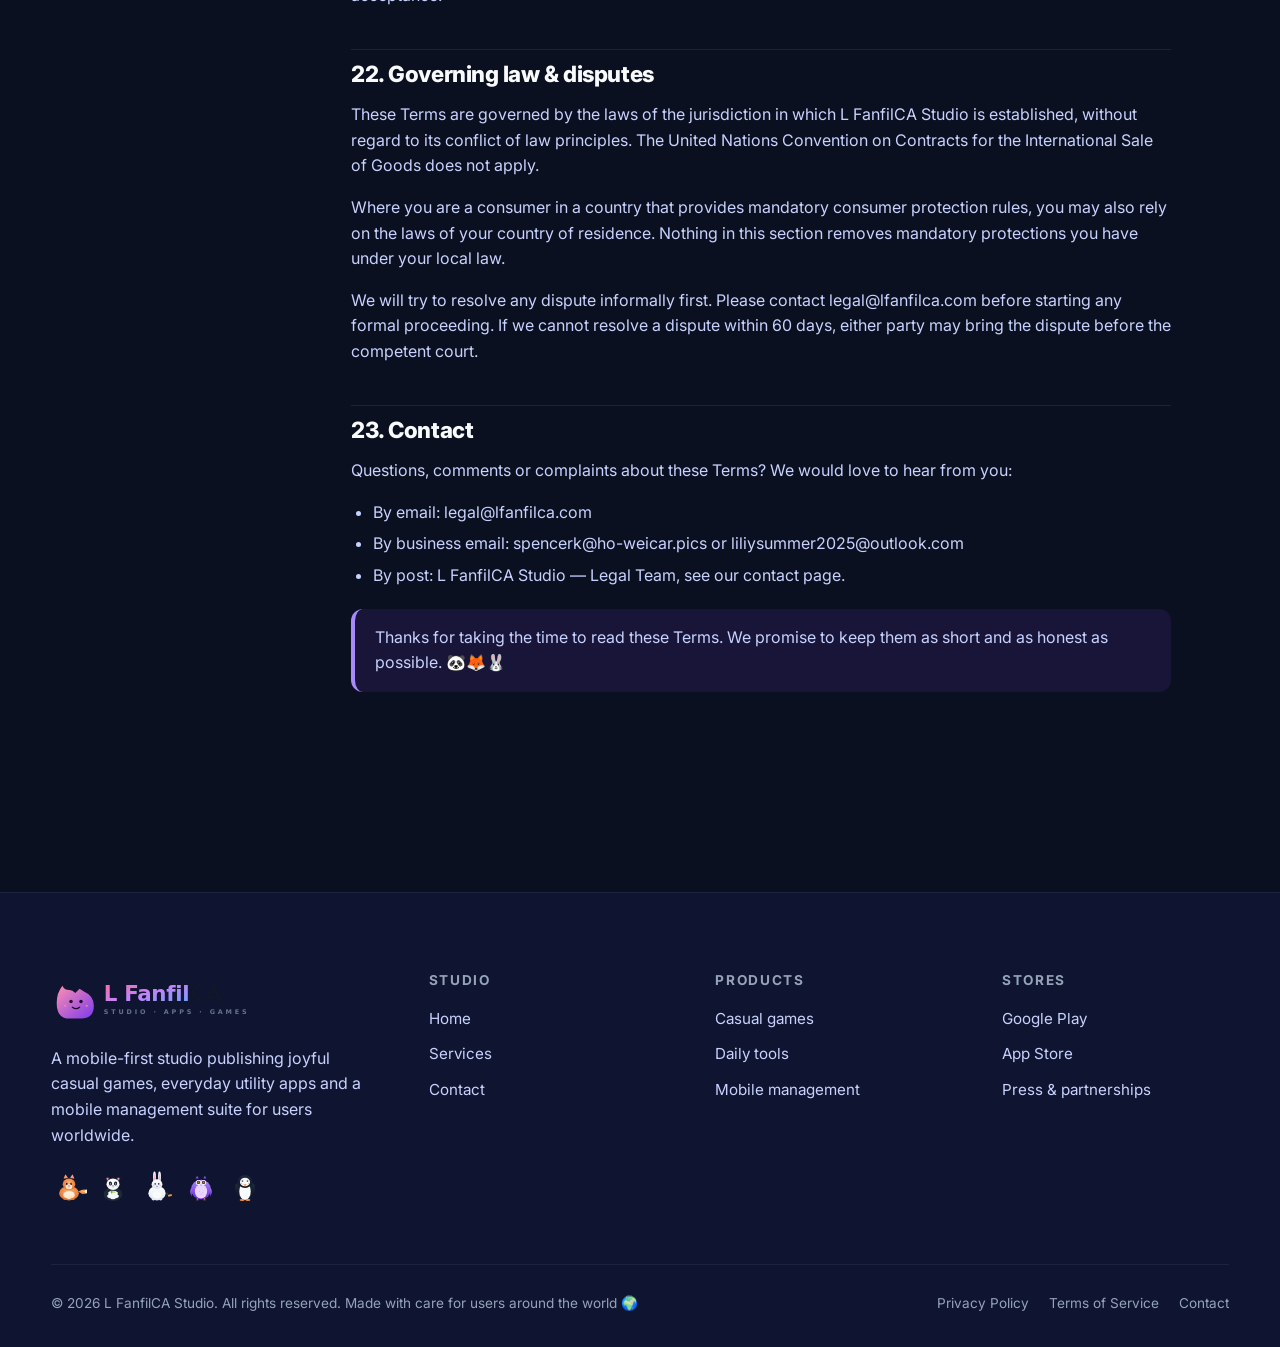
<file: terms.html>
<!DOCTYPE html>
<html lang="en">
<head>
<meta charset="UTF-8" />
<meta name="viewport" content="width=device-width, initial-scale=1, viewport-fit=cover" />
<meta name="theme-color" content="#0B1020" />
<meta name="color-scheme" content="dark" />
<title>Terms of Service — L FanfilCA</title>
<meta name="description" content="The full L FanfilCA Terms of Service, covering all apps, games and services we publish on Google Play and the App Store." />
<meta name="keywords" content="L FanfilCA terms of service, end user license agreement, EULA, app terms" />
<meta name="robots" content="index,follow,max-image-preview:large" />
<meta name="author" content="L FanfilCA Studio" />
<link rel="canonical" href="https://lfanfilca.com/terms.html" />
<link rel="alternate" hreflang="en" href="https://lfanfilca.com/terms.html" />
<link rel="alternate" hreflang="x-default" href="https://lfanfilca.com/terms.html" />

<meta property="og:type" content="article" />
<meta property="og:site_name" content="L FanfilCA" />
<meta property="og:title" content="Terms of Service — L FanfilCA" />
<meta property="og:description" content="The full L FanfilCA Terms of Service." />
<meta property="og:url" content="https://lfanfilca.com/terms.html" />
<meta property="og:image" content="https://lfanfilca.com/images/og-cover.png" />
<meta property="og:locale" content="en_US" />
<meta name="twitter:card" content="summary_large_image" />
<meta name="twitter:title" content="Terms of Service — L FanfilCA" />
<meta name="twitter:description" content="The full L FanfilCA Terms of Service." />

<link rel="icon" type="image/svg+xml" href="images/favicon.svg" />
<link rel="preconnect" href="https://fonts.googleapis.com" />
<link rel="preconnect" href="https://fonts.gstatic.com" crossorigin />
<link href="https://fonts.googleapis.com/css2?family=Inter:wght@400;500;600;700;800;900&display=swap" rel="stylesheet" />
<link rel="stylesheet" href="css/style.css" />
</head>
<body>
<a class="skip-link" href="#main">Skip to content</a>

<header class="nav" role="banner">
  <div class="nav-inner">
    <a class="nav-logo" href="/" aria-label="L FanfilCA home"><img src="images/logo.svg" alt="L FanfilCA" width="200" height="56" /></a>
    <button class="nav-burger" aria-expanded="false" aria-label="Toggle navigation" aria-controls="primary-nav"><span></span><span></span><span></span></button>
    <nav class="nav-links" id="primary-nav" aria-label="Primary">
      <a href="/">Home</a>
      <a href="services.html">Services</a>
      <a href="contact.html">Contact</a>
      <a class="nav-cta" href="contact.html#start">Start a project →</a>
    </nav>
  </div>
</header>

<main id="main">

<section class="page-header">
  <div class="container">
    <span class="hero-eyebrow" style="margin-bottom:18px;"><span class="dot"></span> Effective 15 August 2026</span>
    <h1>Terms of <span class="grad">Service</span></h1>
    <p>The legal agreement between you and L FanfilCA. Plain English, every market, every age. Read it once — you'll know where you stand.</p>
  </div>
</section>

<section class="legal">
  <div class="container">
    <div class="legal-layout">

      <aside class="legal-toc" aria-label="Table of contents">
        <h4>On this page</h4>
        <a href="#agreement">1. Agreement</a>
        <a href="#definitions">2. Definitions</a>
        <a href="#eligibility">3. Eligibility &amp; age</a>
        <a href="#license">4. License to use</a>
        <a href="#accounts">5. Accounts</a>
        <a href="#subscriptions">6. Subscriptions &amp; in-app purchases</a>
        <a href="#virtual">7. Virtual items &amp; currencies</a>
        <a href="#ads">8. Advertising</a>
        <a href="#ugc">9. User content</a>
        <a href="#ip">10. Intellectual property</a>
        <a href="#store-rules">11. App store rules</a>
        <a href="#country">12. Country-specific terms</a>
        <a href="#prohibited">13. Acceptable use</a>
        <a href="#ai">14. AI &amp; automated systems</a>
        <a href="#security">15. Security &amp; abuse</a>
        <a href="#third-party">16. Third-party services</a>
        <a href="#disclaimer">17. Disclaimers</a>
        <a href="#liability">18. Limitation of liability</a>
        <a href="#indemnity">19. Indemnity</a>
        <a href="#termination">20. Termination</a>
        <a href="#changes">21. Changes to these terms</a>
        <a href="#law">22. Governing law &amp; disputes</a>
        <a href="#contact">23. Contact</a>
      </aside>

      <article class="legal-content">

        <p class="updated">Last updated: 15 August 2026. Previous versions are available on request.</p>

        <h2 id="agreement">1. Agreement</h2>
        <p>These Terms of Service ("Terms") form a binding agreement between you ("you" or "user") and L FanfilCA Studio ("L FanfilCA", "we", "us", "our"). They apply to every L FanfilCA application, game, website, and service we publish (collectively, the "Services"). By installing, accessing or using any Service you agree to these Terms. If you do not agree, please do not install or use the Service.</p>

        <h2 id="definitions">2. Definitions</h2>
        <ul>
          <li><strong>"Apps"</strong> means the L FanfilCA-branded mobile applications, games, and mobile management suite published by us on Google Play, the Apple App Store and other distribution channels.</li>
          <li><strong>"Content"</strong> means any text, graphics, images, music, video, software, code, or other material made available through the Services.</li>
          <li><strong>"User Content"</strong> means any Content that you submit, post, upload or otherwise make available through the Services.</li>
          <li><strong>"Virtual Items"</strong> means digital goods, currencies, boosters, cosmetics, hints, lives and other in-app items that have no real-world monetary value outside the app.</li>
          <li><strong>"Subscription"</strong> means a recurring paid plan offered through an app store.</li>
        </ul>

        <h2 id="eligibility">3. Eligibility &amp; age</h2>
        <p>You must be at least 13 years old to use the L FanfilCA Services. If local law sets a higher age of digital consent (for example 14 in Korea, 16 in some EU member states, 18 in the UK for the children's code, 18 in India under DPDP 2025), that higher age applies.</p>
        <ul>
          <li>If you are under the age of majority, you confirm that a parent or legal guardian has reviewed and agreed to these Terms on your behalf.</li>
          <li>We do not knowingly collect personal data from children below the thresholds described in our <a href="privacy.html">Privacy Policy</a>. Parents can request review or deletion of any data we hold about their child by emailing <a href="mailto:privacy@lfanfilca.com">privacy@lfanfilca.com</a>.</li>
          <li>Some L FanfilCA Apps are published in the Google Play <strong>Designed for Families</strong> programme and/or the Apple <strong>Kids</strong> category. Those apps are subject to additional rules around advertising, links out and personal data; we comply with them.</li>
        </ul>

        <h2 id="license">4. License to use</h2>
        <p>Subject to your compliance with these Terms, we grant you a personal, non-exclusive, non-transferable, revocable licence to install and use the L FanfilCA Apps on devices you own or control. The licence is for your individual, non-commercial use unless we have agreed otherwise in writing.</p>
        <p>You may not, and may not permit others to:</p>
        <ul>
          <li>Copy, modify, adapt, translate, reverse-engineer, decompile or disassemble any L FanfilCA App except as expressly permitted by applicable law.</li>
          <li>Rent, lease, sublicense, lend, resell or otherwise commercially exploit the Apps.</li>
          <li>Use the Apps to provide services to third parties (e.g. running a "boosting" or "farming" service).</li>
          <li>Use cheats, bots, mods, exploits or unauthorised third-party software.</li>
          <li>Remove or alter any proprietary notices or labels.</li>
        </ul>

        <h2 id="accounts">5. Accounts</h2>
        <p>Some L FanfilCA Services require an account. You agree to provide accurate, current and complete information, and to keep it updated. You are responsible for safeguarding your password and for all activity that occurs under your account. Notify us immediately of any unauthorised use.</p>
        <p>We may suspend or terminate accounts that are inactive for more than 24 months, that breach these Terms, or that are required to be removed by law or store policy.</p>

        <h2 id="subscriptions">6. Subscriptions &amp; in-app purchases</h2>
        <p>Some L FanfilCA Apps offer paid subscriptions and one-off in-app purchases. These are processed by the relevant app store (Apple App Store, Google Play, etc.). By authorising a purchase, you agree to the pricing, billing cycle and renewal terms presented at the time of purchase.</p>
        <ul>
          <li><strong>Auto-renewal.</strong> Subscriptions automatically renew at the end of each billing cycle unless you cancel at least 24 hours before the end of the current period. Cancellation is managed in your store account settings.</li>
          <li><strong>Free trials.</strong> If a free trial is offered, you will be charged the subscription price after the trial ends unless you cancel beforehand. We will notify you before the trial converts.</li>
          <li><strong>Cooling-off / withdrawal.</strong> You acknowledge that, by starting a subscription or downloading paid content, you are asking us to begin performance immediately. To the extent permitted by law, you therefore waive the 14-day right of withdrawal once performance has begun. Where this waiver is not permitted (for example for some EU consumers), we will honour the statutory withdrawal period and refund eligible purchases within 14 days of the purchase date, less the value of the Services already provided.</li>
          <li><strong>Refunds.</strong> Refund policy is governed by the store you purchased from. Apple users can request a refund via <a href="https://reportaproblem.apple.com" rel="noopener noreferrer" target="_blank">reportaproblem.apple.com</a>; Google Play users via their Google Play account. We will support any valid store-side refund decision.</li>
          <li><strong>Price changes.</strong> We may change subscription prices from time to time. We will give you reasonable advance notice and, where required by law, the chance to cancel before the change takes effect.</li>
          <li><strong>Taxes.</strong> Prices are exclusive of VAT, GST, sales tax and any other applicable taxes unless otherwise stated. The store will charge you the local tax rate for your country.</li>
        </ul>

        <h2 id="virtual">7. Virtual items &amp; currencies</h2>
        <p>Virtual Items (coins, gems, hints, lives, cosmetics, etc.) are licensed, not sold. They have no real-world monetary value, are non-refundable, non-transferable, and may not be redeemed for cash or any other item of value outside the app. We may modify, replace or remove Virtual Items at any time, including upon termination of a Service, in which case we will use commercially reasonable efforts to give you advance notice.</p>

        <h2 id="ads">8. Advertising</h2>
        <p>Many L FanfilCA Apps are free, supported by advertising. By using a free, ad-supported L FanfilCA App you agree that we and our advertising partners (listed in our <a href="privacy.html">Privacy Policy</a>) may display ads, including banner, interstitial, rewarded video and open-screen ads. You may opt out of personalised advertising through the in-app <em>Settings → Privacy → Ad choices</em> menu and through the platform-level "Limit Ad Tracking" / "Opt out of Ads Personalisation" controls.</p>
        <p>Rewarded video ads are always opt-in. Interstitial ads are frequency-capped and shown at natural break points. We do not run disruptive formats (no auto-play audio, no full-screen takeovers without a clear close button, no misleading interactive elements).</p>
        <p>We do not serve personalised advertising to users we have identified as children, and we do not serve any advertising at all inside L FanfilCA Apps published in the Apple Kids category or in the Google Play Designed for Families self-certification tier without ads.</p>

        <h2 id="ugc">9. User content</h2>
        <p>Some L FanfilCA Apps may allow you to post User Content (for example a level name, a profile picture, a support message). You retain ownership of your User Content, but you grant L FanfilCA a worldwide, non-exclusive, royalty-free, sublicensable licence to host, store, reproduce, modify (for technical reasons such as format), publish and display your User Content solely for the purpose of operating and improving the Services.</p>
        <p>You confirm that you have all rights needed to post your User Content, and that it does not violate any law, infringe any third-party right, contain malware, or be defamatory, obscene, hateful, harassing or otherwise objectionable. We may remove or restrict User Content that breaches these Terms.</p>

        <h2 id="ip">10. Intellectual property</h2>
        <p>The L FanfilCA name, logo, brand, mascots (Felix the Fox, Mochi the Cat, Bao the Panda, Miffy the Rabbit, Hoot the Owl, Pip the Penguin, Rascal the Raccoon, Hazel the Deer), app designs, source code, art, music, story and trade dress are owned by L FanfilCA Studio and protected by copyright, trademark, design and trade secret laws. You may not use our brand or mascots to imply endorsement without our written permission.</p>

        <h2 id="store-rules">11. App store rules</h2>
        <h3>11.1 Google Play</h3>
        <p>Use of the L FanfilCA Apps on Android is also subject to the <strong>Google Play Terms of Service</strong>, the <strong>Google Play Developer Distribution Agreement</strong>, the <strong>Families Policy</strong> (where applicable) and the <strong>Google Play User Data Policy</strong>. In the event of any conflict between those documents and these Terms, these Terms prevail as between you and L FanfilCA.</p>

        <h3>11.2 Apple App Store</h3>
        <p>Use of the L FanfilCA Apps on iOS / iPadOS / tvOS is also subject to the <strong>Apple Media Services Terms and Conditions</strong> and the <strong>Apple Developer Program License Agreement</strong>. You acknowledge that Apple is not responsible for the Apps or their content, and that Apple has no obligation to provide maintenance or support. To the maximum extent permitted by law, Apple has no warranty obligation whatsoever.</p>

        <h3>11.3 Other stores</h3>
        <p>Where we publish through alternative app stores (Amazon Appstore, Samsung Galaxy Store, Huawei AppGallery, etc.), you additionally agree to the terms of that store.</p>

        <h2 id="country">12. Country-specific terms</h2>
        <h3>12.1 European Union &amp; United Kingdom</h3>
        <ul>
          <li>Right of withdrawal: as described in section 6.</li>
          <li>EU Online Dispute Resolution: the European Commission provides an online platform at <a href="https://ec.europa.eu/consumers/odr" rel="noopener noreferrer" target="_blank">ec.europa.eu/consumers/odr</a>.</li>
          <li>UK Alternative Dispute Resolution: the UK government lists approved ADR providers at <a href="https://www.gov.uk/consumer-protection-rights" rel="noopener noreferrer" target="_blank">gov.uk/consumer-protection-rights</a>.</li>
          <li>Consumers retain all mandatory rights granted by their national law.</li>
        </ul>

        <h3>12.2 United States — California</h3>
        <ul>
          <li>Under California Civil Code §1789.3, you may contact the California Department of Consumer Affairs, Consumer Information Division, 1625 North Market Blvd., Suite N 112, Sacramento, CA 95834, (800) 952-5210.</li>
          <li>You have the right to opt out of the "sale" of personal information as defined by the CCPA/CPRA. We do not sell personal data.</li>
        </ul>

        <h3>12.3 Japan</h3>
        <ul>
          <li>Specified Commercial Transactions Act (特定商取引法) disclosures are included in the in-app purchase screen.</li>
          <li>Implied warranties under the Civil Code are not disclaimed to the extent such disclaimer is prohibited.</li>
        </ul>

        <h3>12.4 South Korea</h3>
        <ul>
          <li>Under the Act on Consumer Protection in Electronic Commerce, we provide clear information about the price, payment terms, and refund policy before purchase.</li>
          <li>For disputes, you may contact the Korea Consumer Agency (KCA) at 1372.</li>
        </ul>

        <h3>12.5 Australia</h3>
        <ul>
          <li>Our goods and services come with guarantees that cannot be excluded under the Australian Consumer Law. You are entitled to a replacement or refund for a major failure and to compensation for any other reasonably foreseeable loss or damage.</li>
        </ul>

        <h3>12.6 Brazil</h3>
        <ul>
          <li>Right of cooling-off (arrependimento) under the CDC: 7 days from the date of purchase for online services, exercisable via the store's refund mechanism or by contacting us.</li>
        </ul>

        <h3>12.7 India</h3>
        <ul>
          <li>Complaints under the Consumer Protection (E-Commerce) Rules, 2020 and DPDP Act 2023 can be addressed to the appropriate Consumer Disputes Redressal Commission and the Data Protection Board of India.</li>
        </ul>

        <h3>12.8 Other regions</h3>
        <p>Where local consumer or privacy law provides stronger protections than these Terms, those protections prevail. We will honour mandatory local rights in every market in which we operate.</p>

        <h2 id="prohibited">13. Acceptable use</h2>
        <p>When using the L FanfilCA Services you agree <strong>not</strong> to:</p>
        <ul>
          <li>Violate any law, regulation, or third-party right.</li>
          <li>Post, upload or transmit any content that is unlawful, infringing, defamatory, obscene, hateful, harassing, or otherwise objectionable.</li>
          <li>Upload viruses, malware, ransomware, time bombs, or any code designed to disrupt, damage or limit the functionality of the Services.</li>
          <li>Attempt to gain unauthorised access to the Services, related systems, or other users' accounts.</li>
          <li>Use any automated means to access, scrape, or copy the Services except as permitted by our robots.txt and applicable law.</li>
          <li>Circumvent, disable or otherwise interfere with security-related features of the Services.</li>
          <li>Use the Services in connection with the development of any competing product.</li>
          <li>Engage in fraud, money laundering, or the funding of terrorism.</li>
          <li>Send unsolicited communications, promotions, advertisements, or spam.</li>
        </ul>

        <h2 id="ai">14. AI &amp; automated systems</h2>
        <p>Some L FanfilCA features may be powered by AI or automated decision-making (for example difficulty adaptation in games, or suggested replies in support). We will tell you in-product when you are interacting with an AI feature. AI features are not used to make decisions that produce legal or similarly significant effects on you. You can always request human review of any automated decision that affects you by emailing <a href="mailto:privacy@lfanfilca.com">privacy@lfanfilca.com</a>.</p>

        <h2 id="security">15. Security &amp; abuse</h2>
        <p>If you discover a security vulnerability in any L FanfilCA Service, please report it responsibly to <a href="mailto:security@lfanfilca.com">security@lfanfilca.com</a>. We acknowledge reports within 48 hours and run a coordinated disclosure programme. Please do not publicly disclose the issue until we have had a reasonable time to fix it.</p>
        <p>We may suspend or terminate access to the Services for any user we reasonably believe is engaged in abusive, fraudulent or illegal activity, without liability to you.</p>

        <h2 id="third-party">16. Third-party services</h2>
        <p>The Services may contain links to or integrations with third-party websites, services or SDKs. We are not responsible for the content, policies or practices of those third parties. Use them at your own risk.</p>

        <h2 id="disclaimer">17. Disclaimers</h2>
        <p>To the maximum extent permitted by law, the L FanfilCA Services are provided on an "as is" and "as available" basis without warranties of any kind, express or implied, including but not limited to warranties of merchantability, fitness for a particular purpose, non-infringement, accuracy, or quiet enjoyment. We do not warrant that the Services will be uninterrupted, error-free, or free of harmful components, or that defects will be corrected.</p>

        <h2 id="liability">18. Limitation of liability</h2>
        <p>To the maximum extent permitted by law, in no event shall L FanfilCA, its affiliates, officers, directors, employees, agents or licensors be liable for any indirect, incidental, special, consequential, exemplary or punitive damages, including but not limited to damages for loss of profits, revenue, goodwill, use, data, or other intangible losses, arising out of or in connection with the Services, even if we have been advised of the possibility of such damages.</p>
        <p>Where liability cannot be excluded, our aggregate liability to you for all claims arising out of or relating to the Services shall not exceed the greater of (a) the amount you paid us in the 12 months preceding the claim, or (b) USD 100.</p>
        <p>Nothing in these Terms excludes or limits liability that cannot be excluded or limited under applicable law (for example liability for death or personal injury caused by negligence, or for fraud).</p>

        <h2 id="indemnity">19. Indemnity</h2>
        <p>You agree to defend, indemnify and hold harmless L FanfilCA and its affiliates from and against any claims, damages, obligations, losses, liabilities, costs or expenses (including reasonable legal fees) arising from (a) your use of the Services, (b) your User Content, (c) your violation of these Terms, or (d) your violation of any third-party right or applicable law.</p>

        <h2 id="termination">20. Termination</h2>
        <p>These Terms remain in effect until terminated. You may terminate at any time by uninstalling the Apps and closing your account. We may terminate or suspend your access at any time, with or without notice, if we reasonably believe you have breached these Terms, or if we are required to do so by law or store policy. Upon termination, the licences granted to you will end, and you must stop using the Services. Sections that by their nature should survive (including ownership, disclaimers, indemnity and limitations of liability) will survive termination.</p>

        <h2 id="changes">21. Changes to these terms</h2>
        <p>We may update these Terms from time to time. Material changes will be announced at least 14 days in advance in-app and by email where required. If you do not agree to a change, you may stop using the Services and close your account before the change takes effect. Your continued use after the change constitutes acceptance.</p>

        <h2 id="law">22. Governing law &amp; disputes</h2>
        <p>These Terms are governed by the laws of the jurisdiction in which L FanfilCA Studio is established, without regard to its conflict of law principles. The United Nations Convention on Contracts for the International Sale of Goods does not apply.</p>
        <p>Where you are a consumer in a country that provides mandatory consumer protection rules, you may also rely on the laws of your country of residence. Nothing in this section removes mandatory protections you have under your local law.</p>
        <p>We will try to resolve any dispute informally first. Please contact <a href="mailto:legal@lfanfilca.com">legal@lfanfilca.com</a> before starting any formal proceeding. If we cannot resolve a dispute within 60 days, either party may bring the dispute before the competent court.</p>

        <h2 id="contact">23. Contact</h2>
        <p>Questions, comments or complaints about these Terms? We would love to hear from you:</p>
        <ul>
          <li>By email: <a href="mailto:legal@lfanfilca.com">legal@lfanfilca.com</a></li>
          <li>By business email: <a href="mailto:spencerk@ho-weicar.pics">spencerk@ho-weicar.pics</a> or <a href="mailto:liliysummer2025@outlook.com">liliysummer2025@outlook.com</a></li>
          <li>By post: L FanfilCA Studio — Legal Team, see our <a href="contact.html">contact page</a>.</li>
        </ul>
        <p class="callout">Thanks for taking the time to read these Terms. We promise to keep them as short and as honest as possible. 🐼🦊🐰</p>

      </article>
    </div>
  </div>
</section>

</main>

<footer class="footer" role="contentinfo">
  <div class="container">
    <div class="footer-grid">
      <div class="footer-brand">
        <img src="images/logo.svg" alt="L FanfilCA" width="200" height="56" />
        <p>A mobile-first studio publishing joyful casual games, everyday utility apps and a mobile management suite for users worldwide.</p>
        <div class="footer-animal-row" aria-hidden="true">
          <img src="images/animals/fox.svg" alt="" />
          <img src="images/animals/panda.svg" alt="" />
          <img src="images/animals/rabbit.svg" alt="" />
          <img src="images/animals/owl.svg" alt="" />
          <img src="images/animals/penguin.svg" alt="" />
        </div>
      </div>
      <div>
        <h4>Studio</h4>
        <ul>
          <li><a href="/">Home</a></li>
          <li><a href="services.html">Services</a></li>
          <li><a href="contact.html">Contact</a></li>
        </ul>
      </div>
      <div>
        <h4>Products</h4>
        <ul>
          <li><a href="services.html#games">Casual games</a></li>
          <li><a href="services.html#tools">Daily tools</a></li>
          <li><a href="services.html#management">Mobile management</a></li>
        </ul>
      </div>
      <div>
        <h4>Stores</h4>
        <ul>
          <li><a href="https://play.google.com" rel="noopener noreferrer" target="_blank">Google Play</a></li>
          <li><a href="https://www.apple.com/app-store/" rel="noopener noreferrer" target="_blank">App Store</a></li>
          <li><a href="contact.html">Press &amp; partnerships</a></li>
        </ul>
      </div>
    </div>
    <div class="footer-bottom">
      <div>© <span data-year>2026</span> L FanfilCA Studio. All rights reserved. Made with care for users around the world 🌍</div>
      <div class="legal-links">
        <a href="privacy.html">Privacy Policy</a>
        <a href="terms.html">Terms of Service</a>
        <a href="contact.html">Contact</a>
      </div>
    </div>
  </div>
</footer>

<script src="js/app.js" defer></script>
</body>
</html>
</file>
<file: css/style.css>
/* ============================================================
   L FanfilCA — Studio Website
   Inspired by Lynk & Co's bold, animated, automotive style.
   Author: L FanfilCA Studio
   ============================================================ */

:root {
  --color-bg: #0B1020;
  --color-bg-alt: #0F1530;
  --color-surface: #131A3A;
  --color-surface-2: #1B2350;
  --color-text: #F8FAFC;
  --color-text-dim: #C7D2FE;
  --color-text-muted: #94A3B8;

  --color-primary: #FF6B9D;
  --color-secondary: #7C3AED;
  --color-accent: #60A5FA;
  --color-amber: #FBBF24;
  --color-mint: #34D399;
  --color-coral: #FB7185;
  --color-violet: #A78BFA;

  --grad-brand: linear-gradient(135deg, #FF6B9D 0%, #C084FC 50%, #60A5FA 100%);
  --grad-warm: linear-gradient(135deg, #FBBF24 0%, #FB7185 100%);
  --grad-cool: linear-gradient(135deg, #60A5FA 0%, #7C3AED 100%);
  --grad-mint: linear-gradient(135deg, #34D399 0%, #60A5FA 100%);

  --shadow-soft: 0 10px 40px -10px rgba(124, 58, 237, 0.4);
  --shadow-glow: 0 0 60px rgba(255, 107, 157, 0.45);
  --shadow-card: 0 20px 60px -20px rgba(0, 0, 0, 0.6);

  --radius-sm: 8px;
  --radius-md: 16px;
  --radius-lg: 28px;
  --radius-xl: 40px;

  --maxw: 1280px;
  --pad-x: clamp(20px, 4vw, 60px);

  --font-sans: "Inter", "Segoe UI", -apple-system, BlinkMacSystemFont, "Helvetica Neue", Arial, sans-serif;
  --font-display: "Inter", "Segoe UI", -apple-system, BlinkMacSystemFont, sans-serif;
  --font-mono: "JetBrains Mono", "SF Mono", Menlo, Consolas, monospace;
}

* { box-sizing: border-box; }

html { scroll-behavior: smooth; -webkit-text-size-adjust: 100%; }

body {
  margin: 0;
  font-family: var(--font-sans);
  font-size: 16px;
  line-height: 1.6;
  color: var(--color-text);
  background: var(--color-bg);
  -webkit-font-smoothing: antialiased;
  -moz-osx-font-smoothing: grayscale;
  overflow-x: hidden;
}

img, svg { max-width: 100%; height: auto; display: block; }

a { color: inherit; text-decoration: none; transition: color .2s ease, opacity .2s ease; }
a:hover { color: var(--color-primary); }

button { font-family: inherit; cursor: pointer; border: 0; background: none; color: inherit; }

ul, ol { padding: 0; margin: 0; list-style: none; }

h1, h2, h3, h4 {
  font-family: var(--font-display);
  font-weight: 800;
  letter-spacing: -0.02em;
  line-height: 1.1;
  margin: 0 0 .5em;
}

h1 { font-size: clamp(2.4rem, 6vw, 5rem); }
h2 { font-size: clamp(1.8rem, 4vw, 3.2rem); }
h3 { font-size: clamp(1.2rem, 2.2vw, 1.6rem); }
p  { margin: 0 0 1em; }

.container { max-width: var(--maxw); margin: 0 auto; padding: 0 var(--pad-x); }

/* Skip link for accessibility */
.skip-link {
  position: absolute; top: -100px; left: 16px;
  background: var(--color-primary); color: #fff; padding: 10px 16px;
  border-radius: var(--radius-sm); z-index: 1000; font-weight: 700;
}
.skip-link:focus { top: 16px; }

/* ---------- Top Nav ---------- */
.nav {
  position: sticky; top: 0; z-index: 50;
  backdrop-filter: saturate(180%) blur(18px);
  -webkit-backdrop-filter: saturate(180%) blur(18px);
  background: rgba(11, 16, 32, 0.7);
  border-bottom: 1px solid rgba(255, 255, 255, 0.06);
}
.nav-inner {
  display: flex; align-items: center; justify-content: space-between;
  padding: 16px var(--pad-x);
  max-width: var(--maxw); margin: 0 auto;
}
.nav-logo { display: flex; align-items: center; gap: 12px; font-weight: 800; }
.nav-logo img { height: 36px; }
.nav-links { display: flex; gap: 8px; align-items: center; }
.nav-links a {
  padding: 10px 18px; border-radius: 999px; font-weight: 600; font-size: 0.95rem;
  position: relative;
}
.nav-links a.active,
.nav-links a[aria-current="page"] {
  background: rgba(255, 255, 255, 0.08);
  color: var(--color-text);
}
.nav-links a:hover { background: rgba(255, 255, 255, 0.06); }

.nav-cta {
  background: var(--grad-brand);
  padding: 10px 22px; border-radius: 999px; color: #0B1020 !important; font-weight: 700;
  box-shadow: var(--shadow-glow);
}
.nav-cta:hover { transform: translateY(-1px); }

.nav-burger { display: none; width: 44px; height: 44px; border-radius: 12px; background: rgba(255, 255, 255, 0.06); }
.nav-burger span { display: block; width: 22px; height: 2px; background: #fff; margin: 5px auto; border-radius: 2px; transition: .3s; }
.nav-burger[aria-expanded="true"] span:nth-child(1) { transform: translateY(7px) rotate(45deg); }
.nav-burger[aria-expanded="true"] span:nth-child(2) { opacity: 0; }
.nav-burger[aria-expanded="true"] span:nth-child(3) { transform: translateY(-7px) rotate(-45deg); }

@media (max-width: 860px) {
  .nav-burger { display: block; }
  .nav-links {
    position: absolute; top: 100%; left: 0; right: 0;
    flex-direction: column; align-items: stretch; gap: 0;
    background: rgba(11, 16, 32, 0.96); backdrop-filter: blur(20px);
    border-bottom: 1px solid rgba(255, 255, 255, 0.08);
    padding: 8px var(--pad-x) 16px;
    max-height: 0; overflow: hidden; transition: max-height .35s ease;
  }
  .nav-links.open { max-height: 480px; }
  .nav-links a { padding: 14px 16px; border-radius: 12px; }
  .nav-cta { margin-top: 8px; text-align: center; }
}

/* ---------- Hero ---------- */
.hero {
  position: relative; min-height: 92vh; padding: 80px 0 120px;
  display: flex; align-items: center; overflow: hidden;
  background: radial-gradient(1200px 600px at 80% 20%, rgba(124, 58, 237, 0.35), transparent 60%),
              radial-gradient(900px 500px at 10% 80%, rgba(255, 107, 157, 0.28), transparent 60%),
              var(--color-bg);
}
.hero::before {
  content: ""; position: absolute; inset: 0;
  background-image: linear-gradient(rgba(255, 255, 255, 0.04) 1px, transparent 1px),
                    linear-gradient(90deg, rgba(255, 255, 255, 0.04) 1px, transparent 1px);
  background-size: 60px 60px;
  mask-image: radial-gradient(ellipse at center, #000 30%, transparent 80%);
  -webkit-mask-image: radial-gradient(ellipse at center, #000 30%, transparent 80%);
  pointer-events: none;
}
.hero-grid {
  display: grid; grid-template-columns: 1.1fr 1fr; gap: 60px; align-items: center;
  position: relative; z-index: 2;
}
.hero-eyebrow {
  display: inline-flex; align-items: center; gap: 10px;
  padding: 8px 16px; border-radius: 999px;
  background: rgba(255, 255, 255, 0.06); border: 1px solid rgba(255, 255, 255, 0.1);
  font-size: 0.85rem; font-weight: 600; letter-spacing: 0.02em;
  margin-bottom: 24px;
}
.hero-eyebrow .dot { width: 8px; height: 8px; border-radius: 50%; background: var(--color-mint); box-shadow: 0 0 12px var(--color-mint); animation: pulse 1.6s ease-in-out infinite; }
@keyframes pulse { 0%, 100% { opacity: 1; transform: scale(1); } 50% { opacity: 0.5; transform: scale(1.3); } }

.hero h1 { font-size: clamp(2.8rem, 7vw, 5.6rem); }
.hero h1 .grad {
  background: var(--grad-brand); -webkit-background-clip: text; background-clip: text;
  -webkit-text-fill-color: transparent;
  display: inline-block;
}
.hero p.lede { font-size: clamp(1.05rem, 1.4vw, 1.25rem); color: var(--color-text-dim); max-width: 560px; margin-bottom: 36px; }

.hero-actions { display: flex; gap: 14px; flex-wrap: wrap; }

.btn {
  display: inline-flex; align-items: center; gap: 10px;
  padding: 14px 28px; border-radius: 999px; font-weight: 700; font-size: 1rem;
  transition: transform .2s ease, box-shadow .2s ease, background .2s ease;
  position: relative; overflow: hidden;
}
.btn-primary { background: var(--grad-brand); color: #0B1020; box-shadow: var(--shadow-glow); }
.btn-primary:hover { transform: translateY(-2px); box-shadow: 0 0 80px rgba(255, 107, 157, 0.6); }
.btn-ghost { background: rgba(255, 255, 255, 0.08); border: 1px solid rgba(255, 255, 255, 0.16); color: #fff; }
.btn-ghost:hover { background: rgba(255, 255, 255, 0.14); }
.btn .arrow { transition: transform .2s ease; }
.btn:hover .arrow { transform: translateX(4px); }

/* Hero stage / visual */
.hero-stage {
  position: relative; aspect-ratio: 1 / 1; max-width: 560px; margin-left: auto;
}
.stage-orb {
  position: absolute; inset: 0; border-radius: 50%;
  background: var(--grad-brand);
  filter: blur(60px); opacity: 0.5; animation: float 8s ease-in-out infinite;
}
@keyframes float { 0%, 100% { transform: translate(0, 0); } 50% { transform: translate(20px, -20px); } }

.stage-phone {
  position: absolute; left: 50%; top: 50%; transform: translate(-50%, -50%);
  width: 60%; aspect-ratio: 9 / 19;
  background: linear-gradient(180deg, #1B2350, #0B1020);
  border-radius: 36px; border: 6px solid #1B2350; box-shadow: var(--shadow-card);
  overflow: hidden;
}
.stage-phone::before {
  content: ""; position: absolute; top: 12px; left: 50%; transform: translateX(-50%);
  width: 60px; height: 14px; background: #0B1020; border-radius: 12px; z-index: 3;
}
.phone-screen { position: absolute; inset: 28px 6px 6px; border-radius: 24px; background: linear-gradient(180deg, #FF6B9D, #7C3AED 60%, #60A5FA); }
.phone-grid { display: grid; grid-template-columns: repeat(3, 1fr); gap: 8px; padding: 12px; }
.phone-grid div { aspect-ratio: 1; border-radius: 10px; background: rgba(255, 255, 255, 0.18); backdrop-filter: blur(10px); }
.phone-grid div:nth-child(1) { background: rgba(255, 255, 255, 0.32); }
.phone-grid div:nth-child(2) { background: rgba(255, 255, 255, 0.22); }
.phone-grid div:nth-child(3) { background: rgba(255, 255, 255, 0.28); }
.phone-grid div:nth-child(4) { background: rgba(255, 255, 255, 0.18); }
.phone-grid div:nth-child(5) { background: rgba(255, 255, 255, 0.32); }
.phone-grid div:nth-child(6) { background: rgba(255, 255, 255, 0.22); }

.floating-animal {
  position: absolute; width: 96px; height: 96px;
  animation: float-soft 4s ease-in-out infinite;
  filter: drop-shadow(0 16px 30px rgba(0, 0, 0, 0.45));
}
.floating-animal.a1 { top: 6%; left: 4%; animation-delay: 0s; }
.floating-animal.a2 { top: 14%; right: 0%; animation-delay: 0.6s; }
.floating-animal.a3 { bottom: 6%; left: 8%; animation-delay: 1.2s; }
.floating-animal.a4 { bottom: 18%; right: 4%; animation-delay: 1.8s; }
@keyframes float-soft { 0%, 100% { transform: translateY(0) rotate(-3deg); } 50% { transform: translateY(-12px) rotate(3deg); } }

.hero-stats {
  display: grid; grid-template-columns: repeat(4, 1fr); gap: 24px; margin-top: 64px;
  padding: 28px; border-radius: var(--radius-lg);
  background: rgba(255, 255, 255, 0.04); border: 1px solid rgba(255, 255, 255, 0.08);
  backdrop-filter: blur(10px);
}
.hero-stats .stat .num { font-size: 1.8rem; font-weight: 800; background: var(--grad-brand); -webkit-background-clip: text; background-clip: text; color: transparent; }
.hero-stats .stat .lbl { color: var(--color-text-muted); font-size: 0.85rem; text-transform: uppercase; letter-spacing: 0.1em; }

@media (max-width: 900px) {
  .hero-grid { grid-template-columns: 1fr; gap: 40px; text-align: center; }
  .hero-eyebrow { margin-inline: auto; }
  .hero p.lede { margin-inline: auto; }
  .hero-actions { justify-content: center; }
  .hero-stage { margin: 0 auto; max-width: 360px; }
  .hero-stats { grid-template-columns: repeat(2, 1fr); }
}

/* ---------- Marquee / Strip ---------- */
.marquee {
  background: var(--color-bg-alt);
  border-top: 1px solid rgba(255, 255, 255, 0.06);
  border-bottom: 1px solid rgba(255, 255, 255, 0.06);
  overflow: hidden; padding: 22px 0;
  position: relative;
}
.marquee-track {
  display: flex; gap: 60px; width: max-content;
  animation: scroll 30s linear infinite;
}
.marquee-track span {
  font-size: 1.4rem; font-weight: 800; color: var(--color-text-dim);
  display: inline-flex; align-items: center; gap: 16px; white-space: nowrap;
}
.marquee-track span::after { content: "✦"; color: var(--color-primary); }
@keyframes scroll { from { transform: translateX(0); } to { transform: translateX(-50%); } }

/* ---------- Section ---------- */
.section { padding: 120px 0; position: relative; }
.section-head { max-width: 720px; margin: 0 auto 60px; text-align: center; }
.section-head .tag { display: inline-block; padding: 6px 14px; border-radius: 999px; background: rgba(124, 58, 237, 0.18); color: var(--color-violet); font-weight: 700; font-size: 0.8rem; letter-spacing: 0.1em; text-transform: uppercase; margin-bottom: 16px; }
.section-head h2 { margin-bottom: 16px; }
.section-head p { color: var(--color-text-dim); font-size: 1.05rem; }

/* ---------- Service cards ---------- */
.services-grid {
  display: grid; grid-template-columns: repeat(3, 1fr); gap: 28px;
}
.service-card {
  position: relative; padding: 40px 32px; border-radius: var(--radius-lg);
  background: linear-gradient(180deg, rgba(255, 255, 255, 0.06), rgba(255, 255, 255, 0.02));
  border: 1px solid rgba(255, 255, 255, 0.08);
  overflow: hidden; transition: transform .35s ease, border-color .35s ease;
}
.service-card::before {
  content: ""; position: absolute; inset: -1px;
  background: var(--grad-brand); opacity: 0; transition: opacity .35s ease;
  z-index: -1; border-radius: var(--radius-lg);
}
.service-card:hover { transform: translateY(-8px); border-color: rgba(255, 255, 255, 0.18); }
.service-card .icon-wrap { width: 64px; height: 64px; border-radius: 18px; background: var(--grad-brand); display: grid; place-items: center; margin-bottom: 24px; box-shadow: var(--shadow-soft); }
.service-card .icon-wrap img { width: 38px; height: 38px; }
.service-card h3 { margin-bottom: 12px; }
.service-card p { color: var(--color-text-dim); margin-bottom: 20px; }
.service-card .pill-row { display: flex; flex-wrap: wrap; gap: 8px; }
.service-card .pill { padding: 4px 12px; border-radius: 999px; font-size: 0.78rem; font-weight: 600; background: rgba(255, 255, 255, 0.08); color: var(--color-text-dim); }
.service-card .corner-deco { position: absolute; right: -30px; top: -30px; width: 140px; opacity: 0.18; }

@media (max-width: 900px) { .services-grid { grid-template-columns: 1fr; } }

/* ---------- Showcase (Lynk-style big feature rows) ---------- */
.showcase { display: grid; grid-template-columns: 1fr 1fr; gap: 80px; align-items: center; margin-bottom: 120px; }
.showcase.flip { direction: rtl; }
.showcase.flip > * { direction: ltr; }
.showcase .showcase-text .tag { display: inline-block; padding: 6px 14px; border-radius: 999px; background: rgba(96, 165, 250, 0.18); color: var(--color-accent); font-weight: 700; font-size: 0.78rem; letter-spacing: 0.1em; text-transform: uppercase; margin-bottom: 16px; }
.showcase .showcase-text h2 { margin-bottom: 18px; }
.showcase .showcase-text p { color: var(--color-text-dim); font-size: 1.05rem; margin-bottom: 24px; }
.showcase .showcase-text ul li { padding: 10px 0; border-bottom: 1px solid rgba(255, 255, 255, 0.06); display: flex; gap: 12px; align-items: center; color: var(--color-text-dim); }
.showcase .showcase-text ul li::before { content: "✓"; color: var(--color-mint); font-weight: 800; }
.showcase-visual { position: relative; aspect-ratio: 4/3; border-radius: var(--radius-lg); overflow: hidden; background: var(--grad-cool); box-shadow: var(--shadow-card); }
.showcase-visual img { width: 100%; height: 100%; object-fit: cover; }
.showcase-visual::after { content: ""; position: absolute; inset: 0; background: linear-gradient(180deg, transparent 50%, rgba(11, 16, 32, 0.5)); }
.showcase-badge { position: absolute; bottom: 24px; left: 24px; padding: 12px 18px; border-radius: 999px; background: rgba(11, 16, 32, 0.7); backdrop-filter: blur(10px); display: flex; align-items: center; gap: 10px; font-weight: 700; }
.showcase-badge .dot { width: 8px; height: 8px; border-radius: 50%; background: var(--color-mint); box-shadow: 0 0 10px var(--color-mint); }

@media (max-width: 900px) { .showcase, .showcase.flip { grid-template-columns: 1fr; gap: 40px; direction: ltr; } }

/* ---------- Animals band ---------- */
.animal-band {
  background: linear-gradient(180deg, var(--color-bg), var(--color-bg-alt));
  padding: 80px 0; position: relative; overflow: hidden;
}
.animal-band::before, .animal-band::after {
  content: ""; position: absolute; width: 240px; height: 240px; border-radius: 50%; filter: blur(80px);
}
.animal-band::before { top: -100px; left: -100px; background: var(--color-primary); opacity: 0.25; }
.animal-band::after { bottom: -100px; right: -100px; background: var(--color-accent); opacity: 0.25; }
.animal-row { display: grid; grid-template-columns: repeat(8, 1fr); gap: 16px; margin-top: 40px; }
.animal-card { aspect-ratio: 1; border-radius: var(--radius-md); background: rgba(255, 255, 255, 0.04); border: 1px solid rgba(255, 255, 255, 0.08); display: grid; place-items: center; padding: 12px; transition: transform .3s ease, background .3s ease; }
.animal-card img { width: 80%; transition: transform .4s ease; }
.animal-card:hover { background: rgba(255, 255, 255, 0.08); transform: translateY(-6px) rotate(-2deg); }
.animal-card:hover img { transform: scale(1.1) rotate(4deg); }
.animal-card .lbl { font-size: 0.8rem; color: var(--color-text-muted); margin-top: 6px; }

@media (max-width: 900px) { .animal-row { grid-template-columns: repeat(4, 1fr); } }
@media (max-width: 480px) { .animal-row { grid-template-columns: repeat(3, 1fr); } }

/* ---------- Stats strip ---------- */
.stats-strip { display: grid; grid-template-columns: repeat(4, 1fr); gap: 20px; padding: 50px; border-radius: var(--radius-lg); background: var(--grad-brand); color: #0B1020; }
.stats-strip .stat .num { font-size: 2.4rem; font-weight: 800; }
.stats-strip .stat .lbl { font-weight: 600; opacity: 0.8; }
@media (max-width: 900px) { .stats-strip { grid-template-columns: repeat(2, 1fr); } }

/* ---------- Pricing / Plans ---------- */
.plans { display: grid; grid-template-columns: repeat(3, 1fr); gap: 24px; }
.plan {
  padding: 36px 30px; border-radius: var(--radius-lg);
  background: rgba(255, 255, 255, 0.04); border: 1px solid rgba(255, 255, 255, 0.08);
  display: flex; flex-direction: column; gap: 16px;
  transition: transform .3s ease, border-color .3s ease;
}
.plan:hover { transform: translateY(-4px); border-color: rgba(255, 255, 255, 0.2); }
.plan.featured { background: linear-gradient(180deg, rgba(255, 107, 157, 0.15), rgba(124, 58, 237, 0.15)); border-color: rgba(255, 107, 157, 0.4); position: relative; }
.plan.featured::before { content: "Most Popular"; position: absolute; top: -12px; left: 50%; transform: translateX(-50%); padding: 4px 14px; background: var(--grad-brand); color: #0B1020; font-size: 0.75rem; font-weight: 800; border-radius: 999px; }
.plan .price { font-size: 2.4rem; font-weight: 800; }
.plan .price small { font-size: 0.9rem; color: var(--color-text-muted); font-weight: 500; }
.plan ul li { padding: 8px 0; color: var(--color-text-dim); display: flex; gap: 10px; }
.plan ul li::before { content: "✓"; color: var(--color-mint); font-weight: 800; }
.plan .plan-cta { margin-top: auto; }

@media (max-width: 900px) { .plans { grid-template-columns: 1fr; } }

/* ---------- FAQ ---------- */
.faq { max-width: 820px; margin: 0 auto; }
.faq details { padding: 20px 24px; border-radius: var(--radius-md); background: rgba(255, 255, 255, 0.04); border: 1px solid rgba(255, 255, 255, 0.08); margin-bottom: 12px; transition: background .2s ease; }
.faq details[open] { background: rgba(255, 255, 255, 0.07); }
.faq summary { font-weight: 700; cursor: pointer; list-style: none; display: flex; justify-content: space-between; align-items: center; gap: 12px; }
.faq summary::after { content: "+"; font-size: 1.4rem; color: var(--color-primary); transition: transform .2s ease; }
.faq details[open] summary::after { content: "−"; }
.faq details p { margin: 14px 0 0; color: var(--color-text-dim); }

/* ---------- Footer ---------- */
.footer {
  background: var(--color-bg-alt);
  border-top: 1px solid rgba(255, 255, 255, 0.06);
  padding: 80px 0 32px; margin-top: 60px;
}
.footer-grid { display: grid; grid-template-columns: 1.4fr repeat(3, 1fr); gap: 60px; margin-bottom: 60px; }
.footer-brand p { color: var(--color-text-dim); max-width: 320px; margin-top: 16px; }
.footer h4 { font-size: 0.85rem; text-transform: uppercase; letter-spacing: 0.12em; color: var(--color-text-muted); margin-bottom: 18px; font-weight: 700; }
.footer ul li { margin-bottom: 10px; }
.footer ul a { color: var(--color-text-dim); font-size: 0.95rem; }
.footer ul a:hover { color: var(--color-primary); }
.footer-bottom {
  display: flex; justify-content: space-between; align-items: center; flex-wrap: wrap; gap: 16px;
  padding-top: 28px; border-top: 1px solid rgba(255, 255, 255, 0.06);
  color: var(--color-text-muted); font-size: 0.85rem;
}
.footer-bottom .legal-links { display: flex; gap: 20px; flex-wrap: wrap; }
.footer-animal-row { display: flex; gap: 8px; margin-top: 20px; }
.footer-animal-row img { width: 36px; height: 36px; transition: transform .3s ease; }
.footer-animal-row img:hover { transform: translateY(-4px) rotate(-6deg); }
@media (max-width: 900px) { .footer-grid { grid-template-columns: 1fr 1fr; gap: 40px; } }
@media (max-width: 600px) { .footer-grid { grid-template-columns: 1fr; } }

/* ---------- Page header (sub-pages) ---------- */
.page-header {
  position: relative; padding: 140px 0 80px; text-align: center; overflow: hidden;
  background: radial-gradient(1000px 500px at 50% 0%, rgba(124, 58, 237, 0.35), transparent 60%), var(--color-bg);
}
.page-header h1 { font-size: clamp(2.2rem, 5vw, 4rem); }
.page-header h1 .grad { background: var(--grad-brand); -webkit-background-clip: text; background-clip: text; color: transparent; }
.page-header p { color: var(--color-text-dim); max-width: 720px; margin: 0 auto; font-size: 1.1rem; }

/* ---------- Contact ---------- */
.contact-grid { display: grid; grid-template-columns: 1fr 1fr; gap: 48px; }
.contact-card { padding: 40px; border-radius: var(--radius-lg); background: rgba(255, 255, 255, 0.04); border: 1px solid rgba(255, 255, 255, 0.08); }
.contact-card h3 { margin-bottom: 18px; }
.contact-list .item { display: flex; gap: 18px; align-items: flex-start; padding: 18px 0; border-bottom: 1px solid rgba(255, 255, 255, 0.06); }
.contact-list .item:last-child { border-bottom: 0; }
.contact-list .item .ic { width: 44px; height: 44px; border-radius: 12px; background: var(--grad-brand); display: grid; place-items: center; flex-shrink: 0; }
.contact-list .item .ic img { width: 24px; height: 24px; }
.contact-list .item .meta .lbl { font-size: 0.78rem; text-transform: uppercase; letter-spacing: 0.1em; color: var(--color-text-muted); }
.contact-list .item .meta .val { font-weight: 700; font-size: 1.05rem; word-break: break-all; }
.contact-form { display: grid; gap: 16px; }
.contact-form .row { display: grid; grid-template-columns: 1fr 1fr; gap: 16px; }
.contact-form label { display: block; font-size: 0.85rem; font-weight: 600; margin-bottom: 6px; color: var(--color-text-dim); }
.contact-form input, .contact-form select, .contact-form textarea {
  width: 100%; padding: 14px 16px; border-radius: 12px;
  background: rgba(11, 16, 32, 0.6); border: 1px solid rgba(255, 255, 255, 0.12);
  color: #fff; font-family: inherit; font-size: 1rem;
  transition: border-color .2s ease, background .2s ease;
}
.contact-form input:focus, .contact-form select:focus, .contact-form textarea:focus {
  outline: 0; border-color: var(--color-primary); background: rgba(11, 16, 32, 0.9);
}
.contact-form textarea { min-height: 140px; resize: vertical; }
.contact-form .submit-row { display: flex; justify-content: space-between; align-items: center; gap: 16px; flex-wrap: wrap; }
.form-status { font-size: 0.9rem; padding: 10px 14px; border-radius: 10px; display: none; }
.form-status.show { display: inline-block; }
.form-status.success { background: rgba(52, 211, 153, 0.15); color: var(--color-mint); }
.form-status.error { background: rgba(251, 113, 133, 0.15); color: var(--color-coral); }
@media (max-width: 900px) { .contact-grid { grid-template-columns: 1fr; } .contact-form .row { grid-template-columns: 1fr; } }

/* ---------- Legal pages ---------- */
.legal { padding: 80px 0 120px; }
.legal-layout { display: grid; grid-template-columns: 240px 1fr; gap: 60px; }
.legal-toc { position: sticky; top: 100px; align-self: start; max-height: calc(100vh - 120px); overflow: auto; padding-right: 12px; }
.legal-toc h4 { font-size: 0.78rem; text-transform: uppercase; letter-spacing: 0.12em; color: var(--color-text-muted); margin-bottom: 12px; }
.legal-toc a { display: block; padding: 8px 12px; border-radius: 8px; color: var(--color-text-dim); font-size: 0.9rem; border-left: 2px solid transparent; }
.legal-toc a:hover, .legal-toc a.active { color: var(--color-text); background: rgba(255, 255, 255, 0.04); border-left-color: var(--color-primary); }
.legal-content { max-width: 820px; }
.legal-content h1 { font-size: clamp(2rem, 4vw, 3rem); margin-bottom: 12px; }
.legal-content h2 { font-size: 1.4rem; margin-top: 40px; margin-bottom: 16px; padding-top: 12px; border-top: 1px solid rgba(255, 255, 255, 0.08); }
.legal-content h3 { font-size: 1.1rem; margin-top: 24px; margin-bottom: 10px; color: var(--color-violet); }
.legal-content p, .legal-content li { color: var(--color-text-dim); }
.legal-content ul, .legal-content ol { padding-left: 22px; margin-bottom: 16px; list-style: disc; }
.legal-content ol { list-style: decimal; }
.legal-content li { margin-bottom: 6px; }
.legal-content strong { color: var(--color-text); }
.legal-content .updated { color: var(--color-text-muted); font-size: 0.9rem; }
.legal-content .callout { padding: 16px 20px; border-radius: 12px; background: rgba(124, 58, 237, 0.12); border-left: 4px solid var(--color-violet); margin: 20px 0; }
.legal-content table { width: 100%; border-collapse: collapse; margin: 20px 0; font-size: 0.92rem; }
.legal-content table th, .legal-content table td { padding: 10px 14px; text-align: left; border-bottom: 1px solid rgba(255, 255, 255, 0.08); }
.legal-content table th { color: var(--color-text); background: rgba(255, 255, 255, 0.04); }
@media (max-width: 900px) { .legal-layout { grid-template-columns: 1fr; } .legal-toc { position: static; max-height: none; } }

/* ---------- Reveal-on-scroll ---------- */
.reveal { opacity: 0; transform: translateY(24px); transition: opacity .8s ease, transform .8s ease; }
.reveal.in { opacity: 1; transform: none; }
.reveal-stagger > * { opacity: 0; transform: translateY(20px); transition: opacity .6s ease, transform .6s ease; }
.reveal-stagger.in > *:nth-child(1) { transition-delay: 0s; }
.reveal-stagger.in > *:nth-child(2) { transition-delay: 0.08s; }
.reveal-stagger.in > *:nth-child(3) { transition-delay: 0.16s; }
.reveal-stagger.in > *:nth-child(4) { transition-delay: 0.24s; }
.reveal-stagger.in > *:nth-child(5) { transition-delay: 0.32s; }
.reveal-stagger.in > *:nth-child(6) { transition-delay: 0.4s; }
.reveal-stagger.in > * { opacity: 1; transform: none; }

@media (prefers-reduced-motion: reduce) {
  *, *::before, *::after { animation: none !important; transition: none !important; }
  .reveal, .reveal-stagger > * { opacity: 1; transform: none; }
}

/* ---------- Selection ---------- */
::selection { background: var(--color-primary); color: #0B1020; }
::-webkit-scrollbar { width: 10px; height: 10px; }
::-webkit-scrollbar-track { background: var(--color-bg); }
::-webkit-scrollbar-thumb { background: rgba(255, 255, 255, 0.1); border-radius: 999px; }
::-webkit-scrollbar-thumb:hover { background: rgba(255, 255, 255, 0.2); }
</file>
